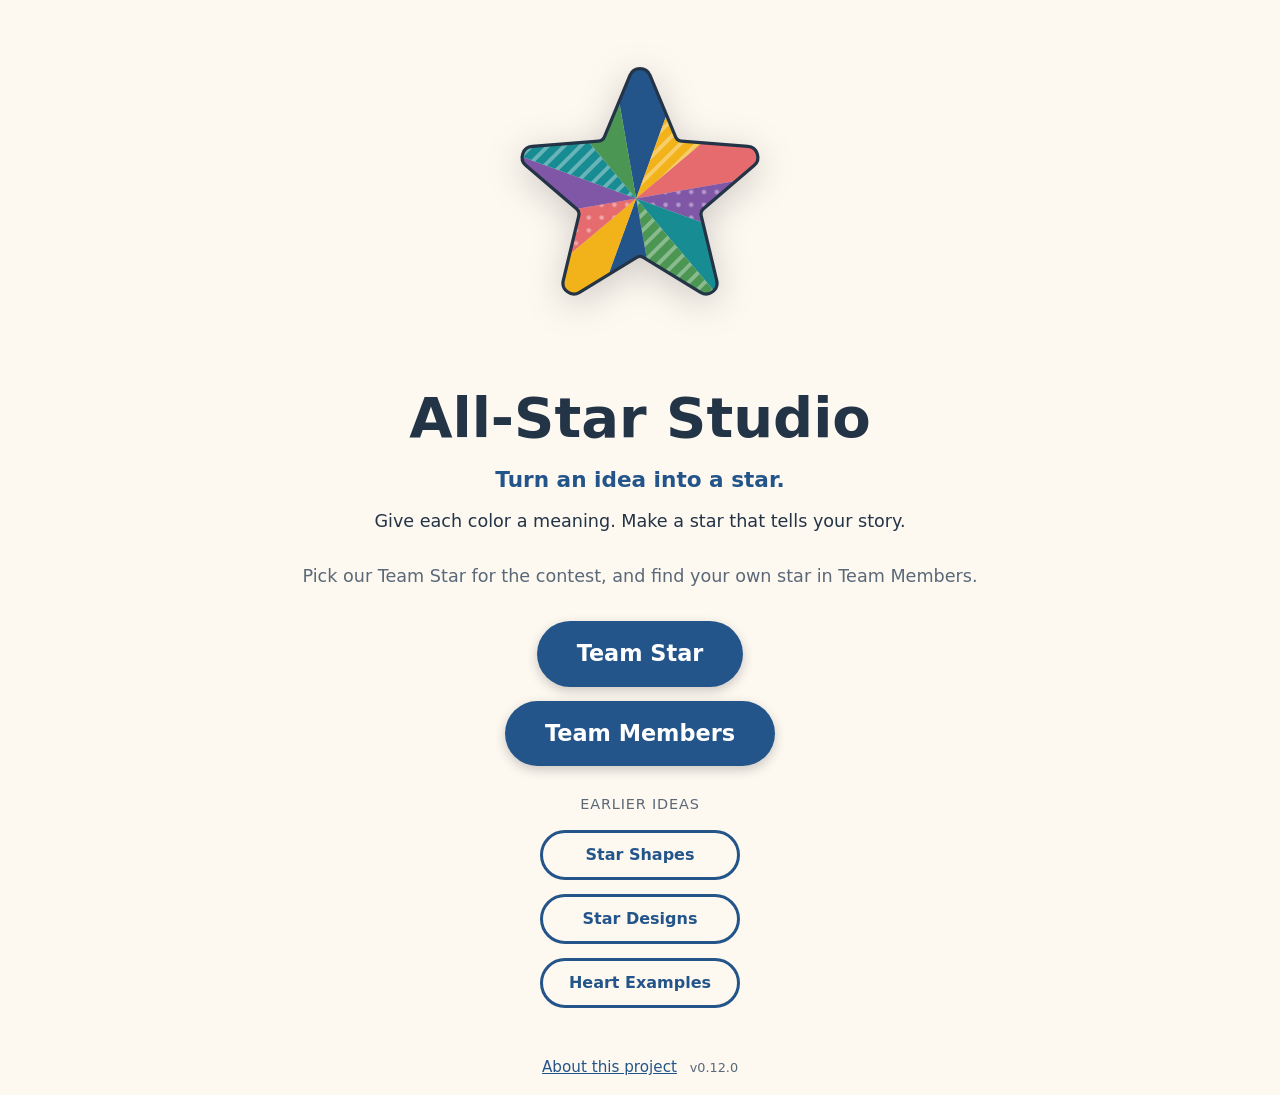
<file: index.html>
<!doctype html>
<html lang="en">
<head>
  <meta charset="utf-8">
  <meta name="viewport" content="width=device-width, initial-scale=1">
  <title>All-Star Studio</title>
  <meta name="description" content="Turn an idea into a star. Give each color a meaning. Make a star that tells your story.">
  <link rel="icon" href="./assets/star.svg" type="image/svg+xml">
  <link rel="stylesheet" href="./css/styles.css">
</head>
<body>
  <main class="welcome">
    <img class="star" src="./assets/star.svg" alt="A colorful five-point star" width="320" height="320">
    <h1>All-Star Studio</h1>
    <p class="tagline">Turn an idea into a star.</p>
    <p>Give each color a meaning. Make a star that tells your story.</p>
    <p class="soon">Pick our Team Star for the contest, and find your own star in Team Members.</p>
    <div class="home-actions">
      <a class="button" href="./team/">Team Star</a>
      <a class="button" href="./members/">Team Members</a>
      <p class="earlier">Earlier ideas</p>
      <a class="button button-outline button-small" href="./shapes/">Star Shapes</a>
      <a class="button button-outline button-small" href="./designs/">Star Designs</a>
      <a class="button button-outline button-small" href="./ideas/">Heart Examples</a>
    </div>
  </main>
  <footer><a href="./docs/">About this project</a> <span class="version" data-app-version></span></footer>
  <script type="module" src="./js/version.js"></script>
</body>
</html>
</file>
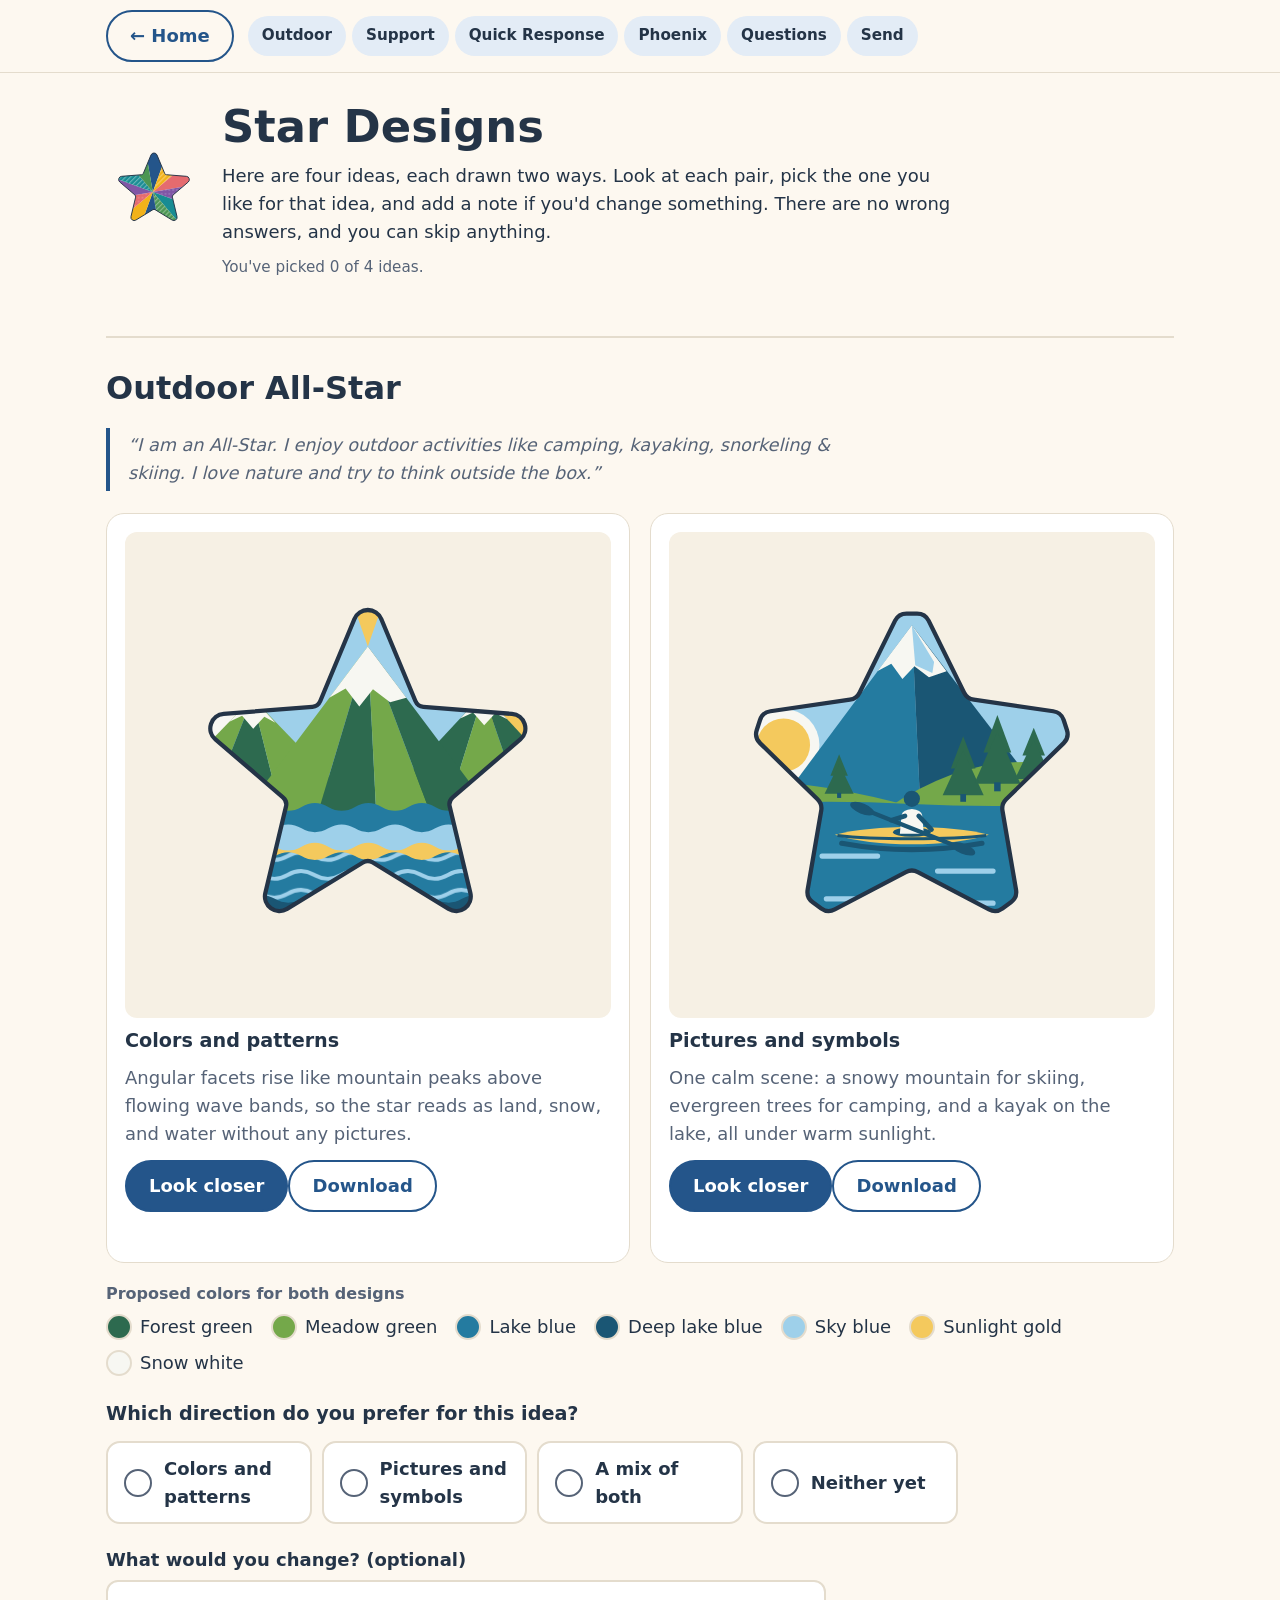
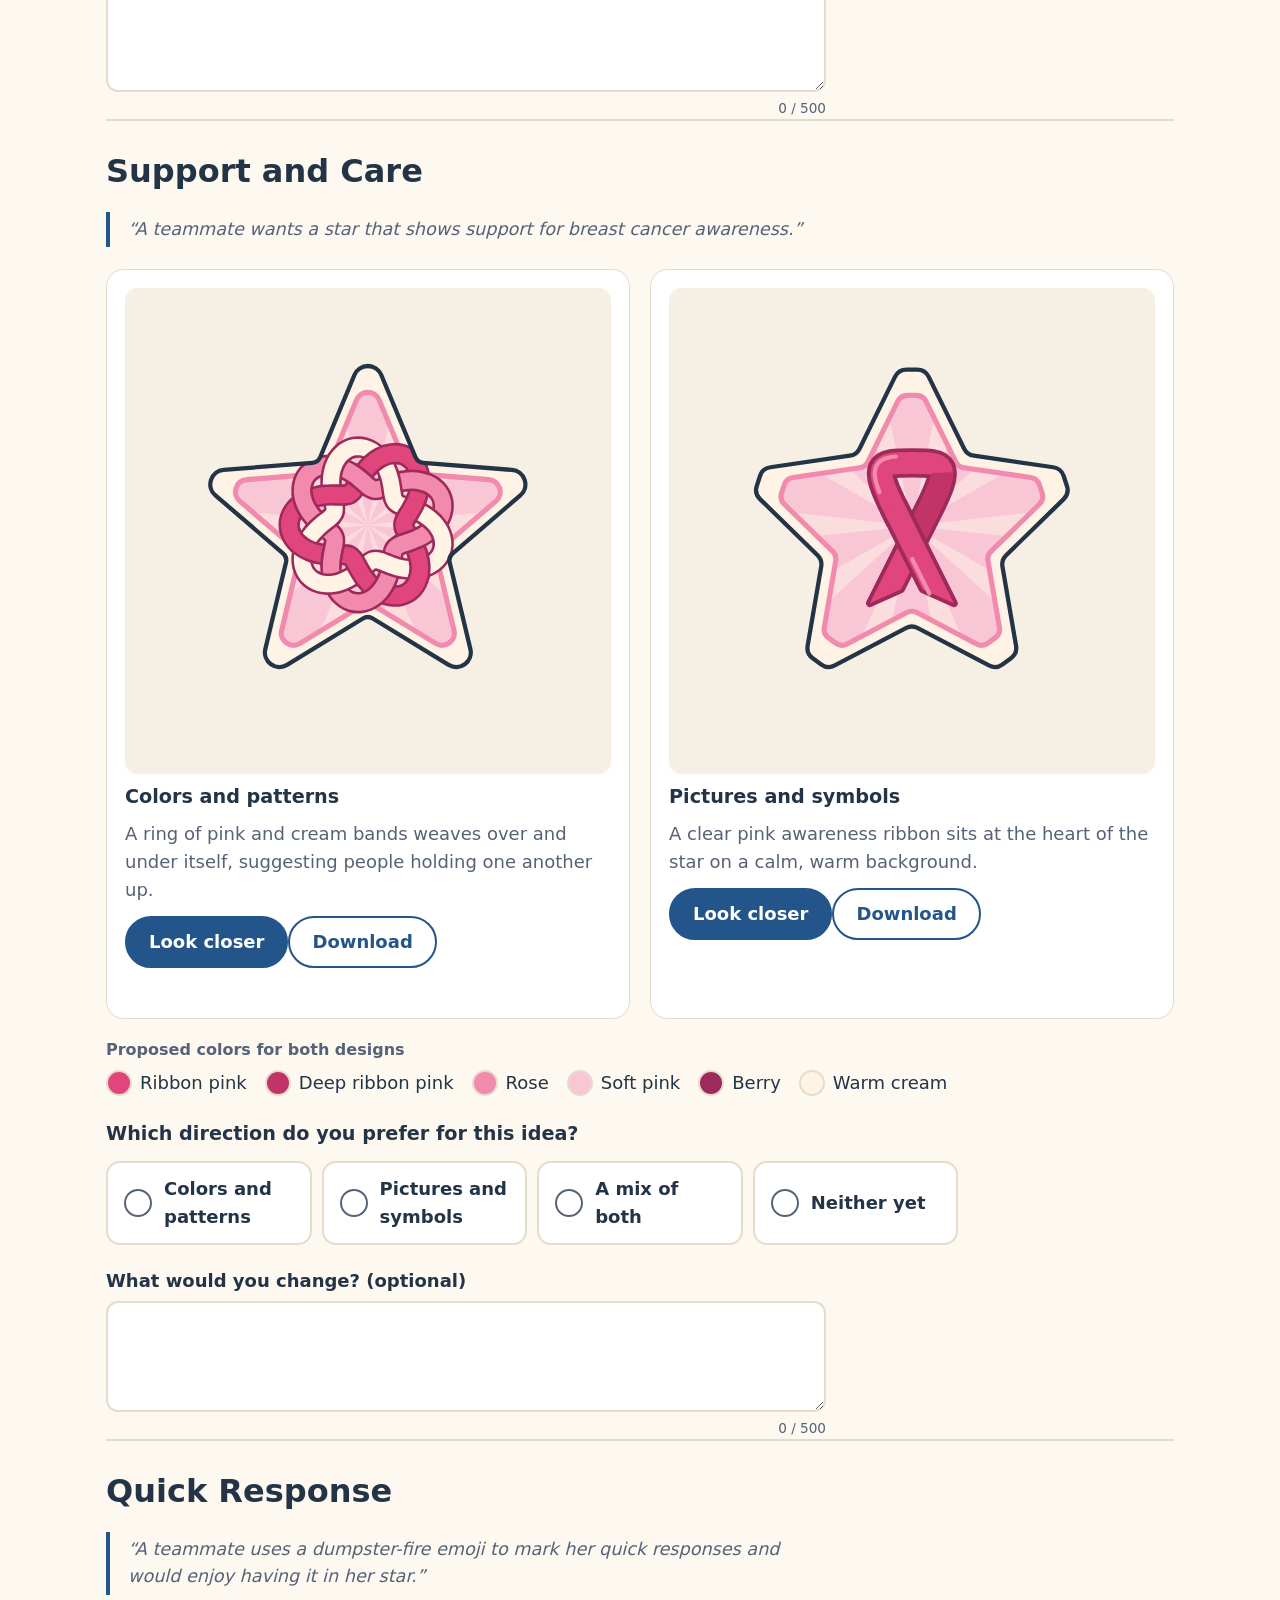
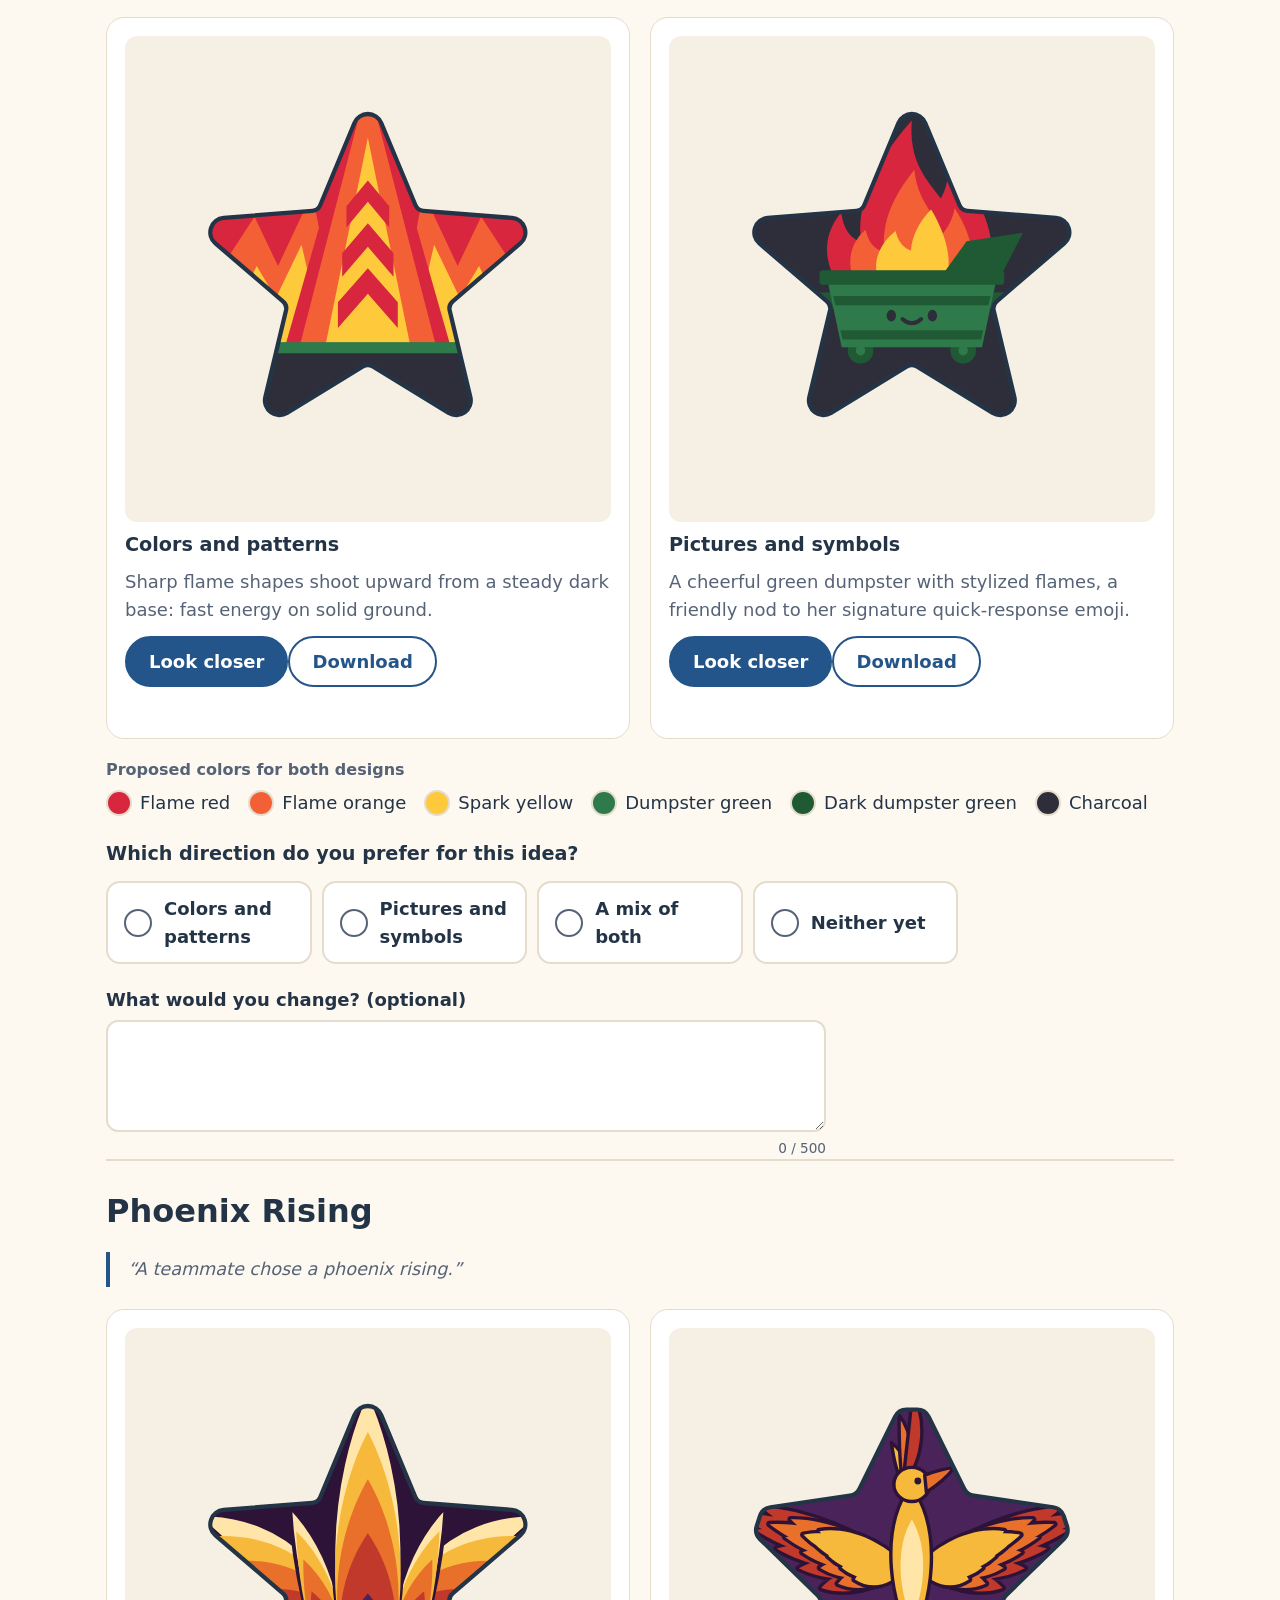
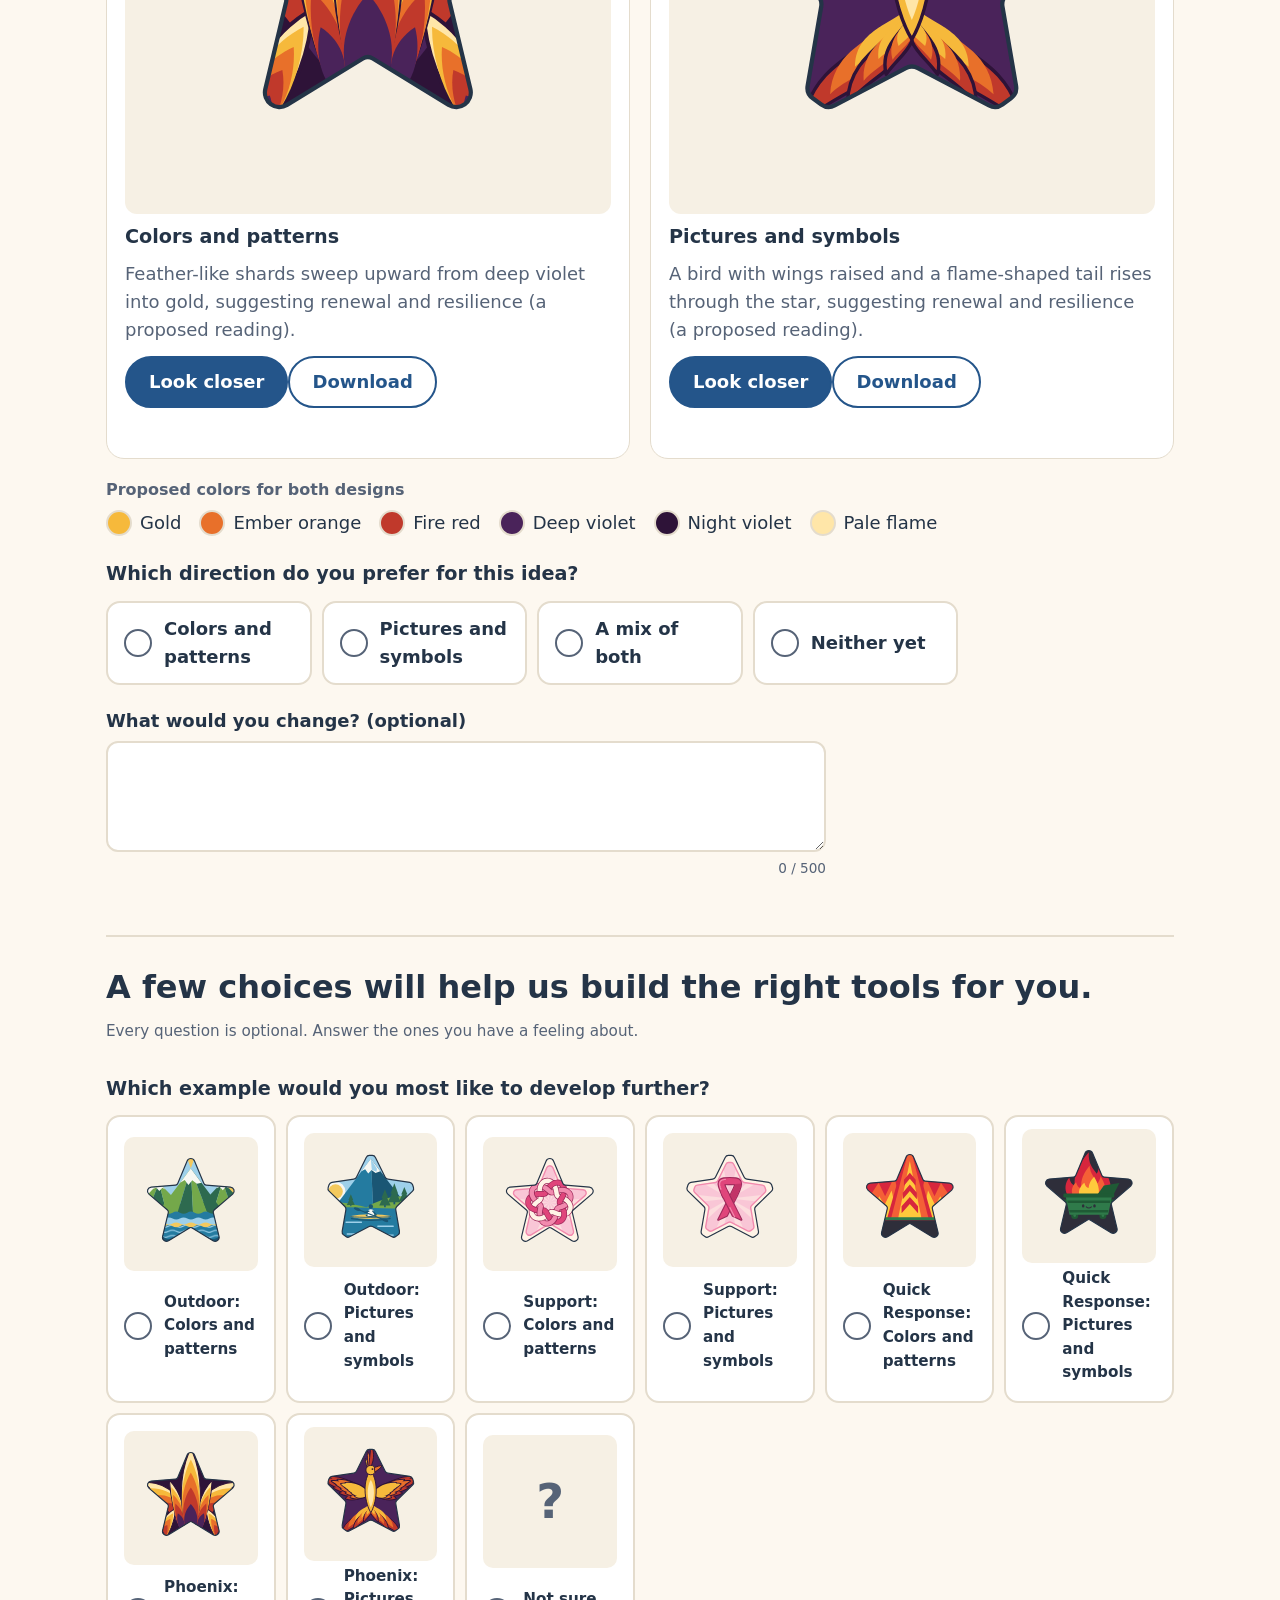
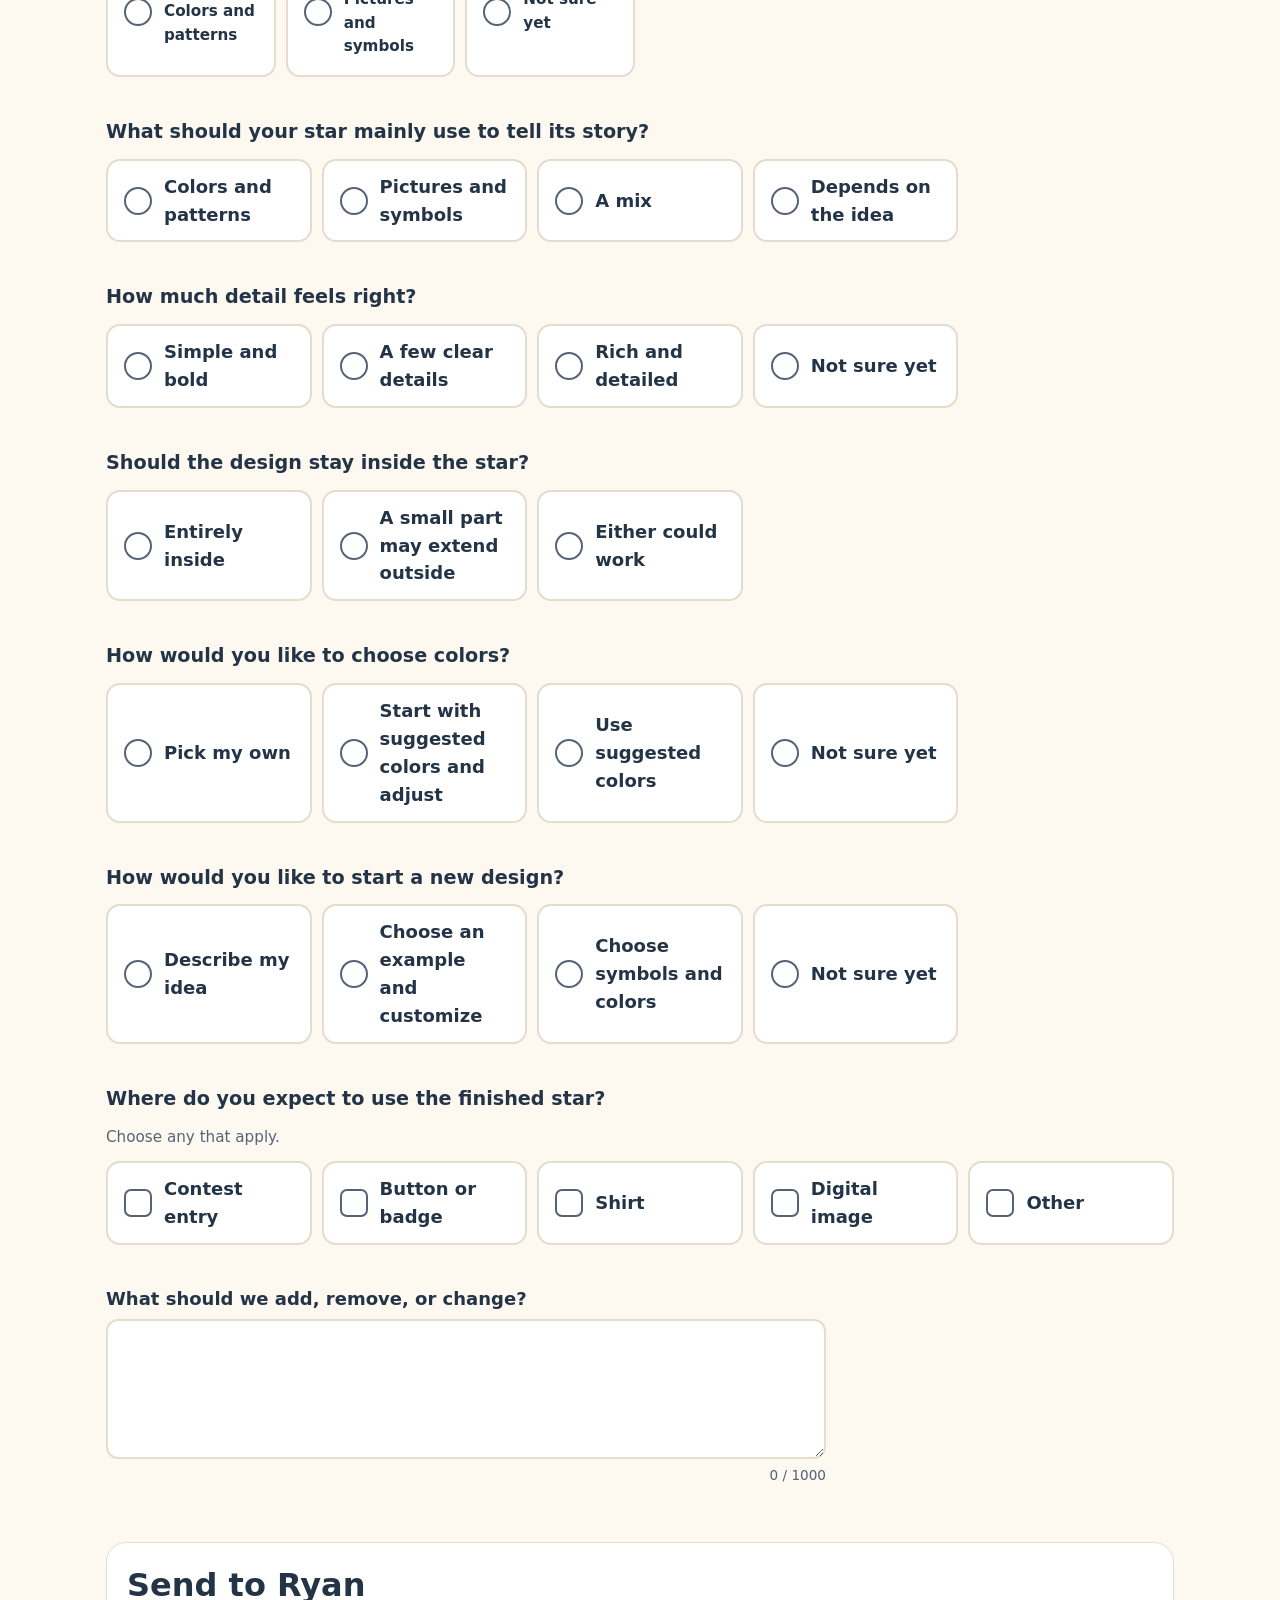
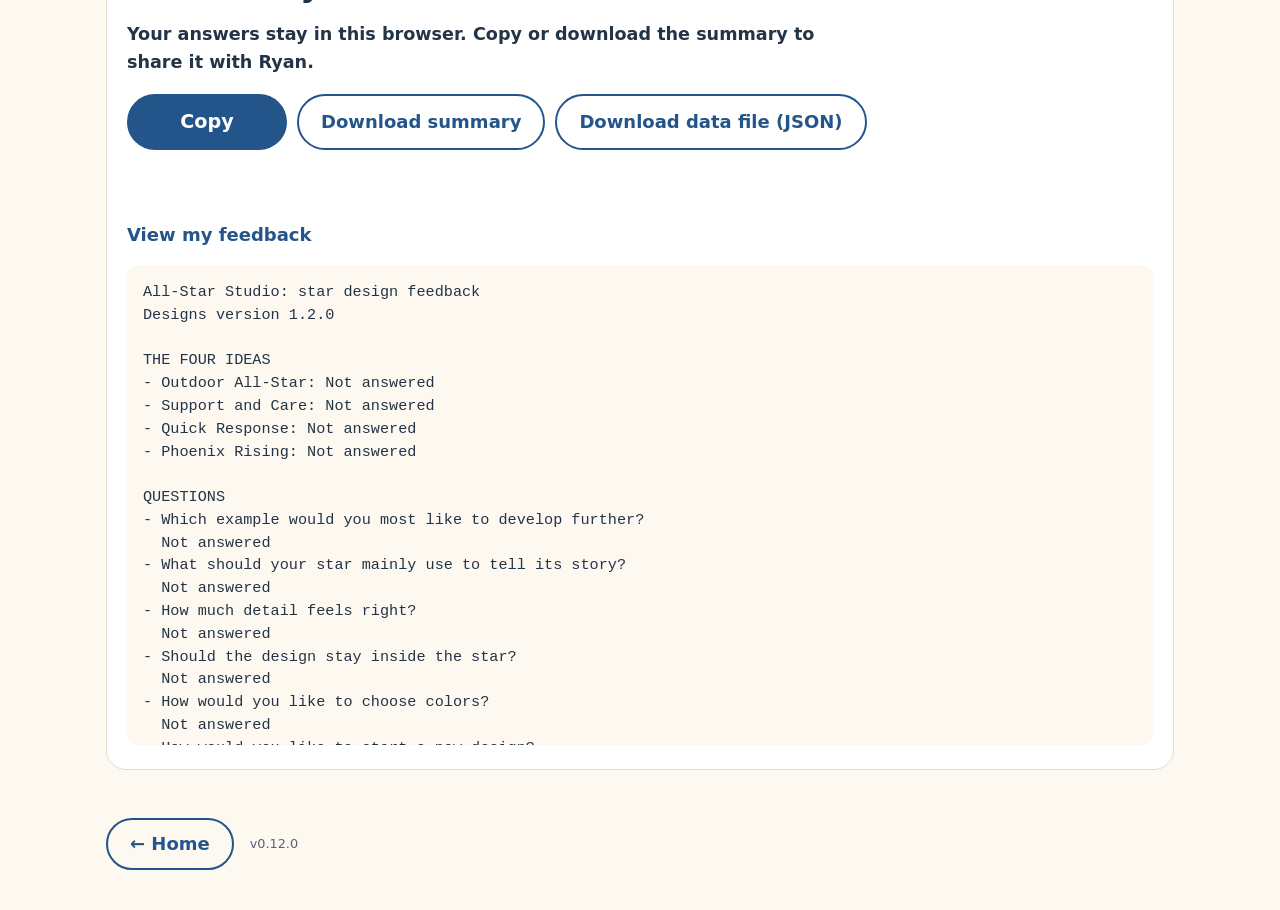
<file: designs/index.html>
<!doctype html>
<html lang="en">
<head>
  <meta charset="utf-8">
  <meta name="viewport" content="width=device-width, initial-scale=1">
  <title>Star Designs · All-Star Studio</title>
  <meta name="description" content="Explore four star ideas, each drawn two ways, and tell us what feels right.">
  <link rel="icon" href="../assets/star.svg" type="image/svg+xml">
  <link rel="stylesheet" href="../css/designs.css">
</head>
<body>
  <a class="skip" href="#themes">Skip to the designs</a>
  <header class="top">
    <div class="top-inner">
      <a class="btn btn-quiet home" href="../">← Home</a>
      <nav aria-label="Jump to">
        <ul class="jump">
          <li><a href="#outdoors">Outdoor</a></li>
          <li><a href="#support">Support</a></li>
          <li><a href="#quick-response">Quick Response</a></li>
          <li><a href="#phoenix">Phoenix</a></li>
          <li><a href="#questions">Questions</a></li>
          <li><a href="#send">Send</a></li>
        </ul>
      </nav>
    </div>
  </header>

  <main class="wrap">
    <section class="intro">
      <img src="../assets/star.svg" alt="" width="96" height="96">
      <div>
        <h1>Star Designs</h1>
        <p>Here are four ideas, each drawn two ways. Look at each pair, pick the one you like for that idea, and add a note if you'd change something. There are no wrong answers, and you can skip anything.</p>
        <p class="status-line"><span id="progress"></span> <span id="save-status" role="status"></span></p>
      </div>
    </section>

    <div id="version-banner" class="banner" hidden>
      <p><strong>The star designs changed since your last visit,</strong> so this is a fresh review. Your earlier answers are saved separately.</p>
      <div class="actions">
        <button type="button" class="btn" id="download-old">Download earlier answers</button>
        <button type="button" class="btn btn-quiet" id="start-fresh">Start fresh</button>
      </div>
      <p id="version-status" role="status"></p>
    </div>

    <noscript><p class="banner">This page needs JavaScript turned on to show the star designs.</p></noscript>

    <div id="themes"></div>

    <section id="questions" class="questions" aria-labelledby="questions-title">
      <h2 id="questions-title">A few choices will help us build the right tools for you.</h2>
      <p class="hint">Every question is optional. Answer the ones you have a feeling about.</p>
      <div id="question-list"></div>
    </section>

    <section id="send" class="send" aria-labelledby="send-title">
      <h2 id="send-title">Send to Ryan</h2>
      <p class="privacy">Your answers stay in this browser. Copy or download the summary to share it with Ryan.</p>
      <div class="actions send-actions">
        <button type="button" class="btn btn-big" id="share" hidden>Share</button>
        <button type="button" class="btn btn-big" id="copy">Copy</button>
        <button type="button" class="btn btn-quiet" id="download-text">Download summary</button>
        <button type="button" class="btn btn-quiet" id="download-json">Download data file (JSON)</button>
      </div>
      <p id="send-status" class="send-status" role="status" aria-live="polite"></p>
      <details id="view-feedback">
        <summary>View my feedback</summary>
        <pre id="summary" tabindex="0" aria-label="Feedback summary"></pre>
      </details>
    </section>
  </main>

  <footer class="foot">
    <a class="btn btn-quiet" href="../">← Home</a>
    <span class="version" data-app-version></span>
  </footer>

  <dialog id="closer" aria-labelledby="closer-title">
    <div class="dialog-head">
      <h2 id="closer-title"></h2>
      <button type="button" class="btn btn-quiet" id="closer-close" aria-label="Close">✕ Close</button>
    </div>
    <div id="closer-large" class="closer-large"></div>
    <div id="closer-small-wrap" class="closer-small-wrap" hidden>
      <div id="closer-small" class="closer-small"></div>
      <p class="hint">This is the same star at about 64 pixels, roughly badge size on a screen. It's a readability check, not a print proof.</p>
    </div>
    <label class="switch"><input type="checkbox" role="switch" id="badge-toggle"> Small badge preview</label>
    <div class="actions">
      <button type="button" class="btn" id="closer-download">Download this star</button>
    </div>
    <p id="closer-status" role="status"></p>
  </dialog>

  <script type="module" src="../js/designs/page.js"></script>
  <script type="module" src="../js/version.js"></script>
</body>
</html>
</file>
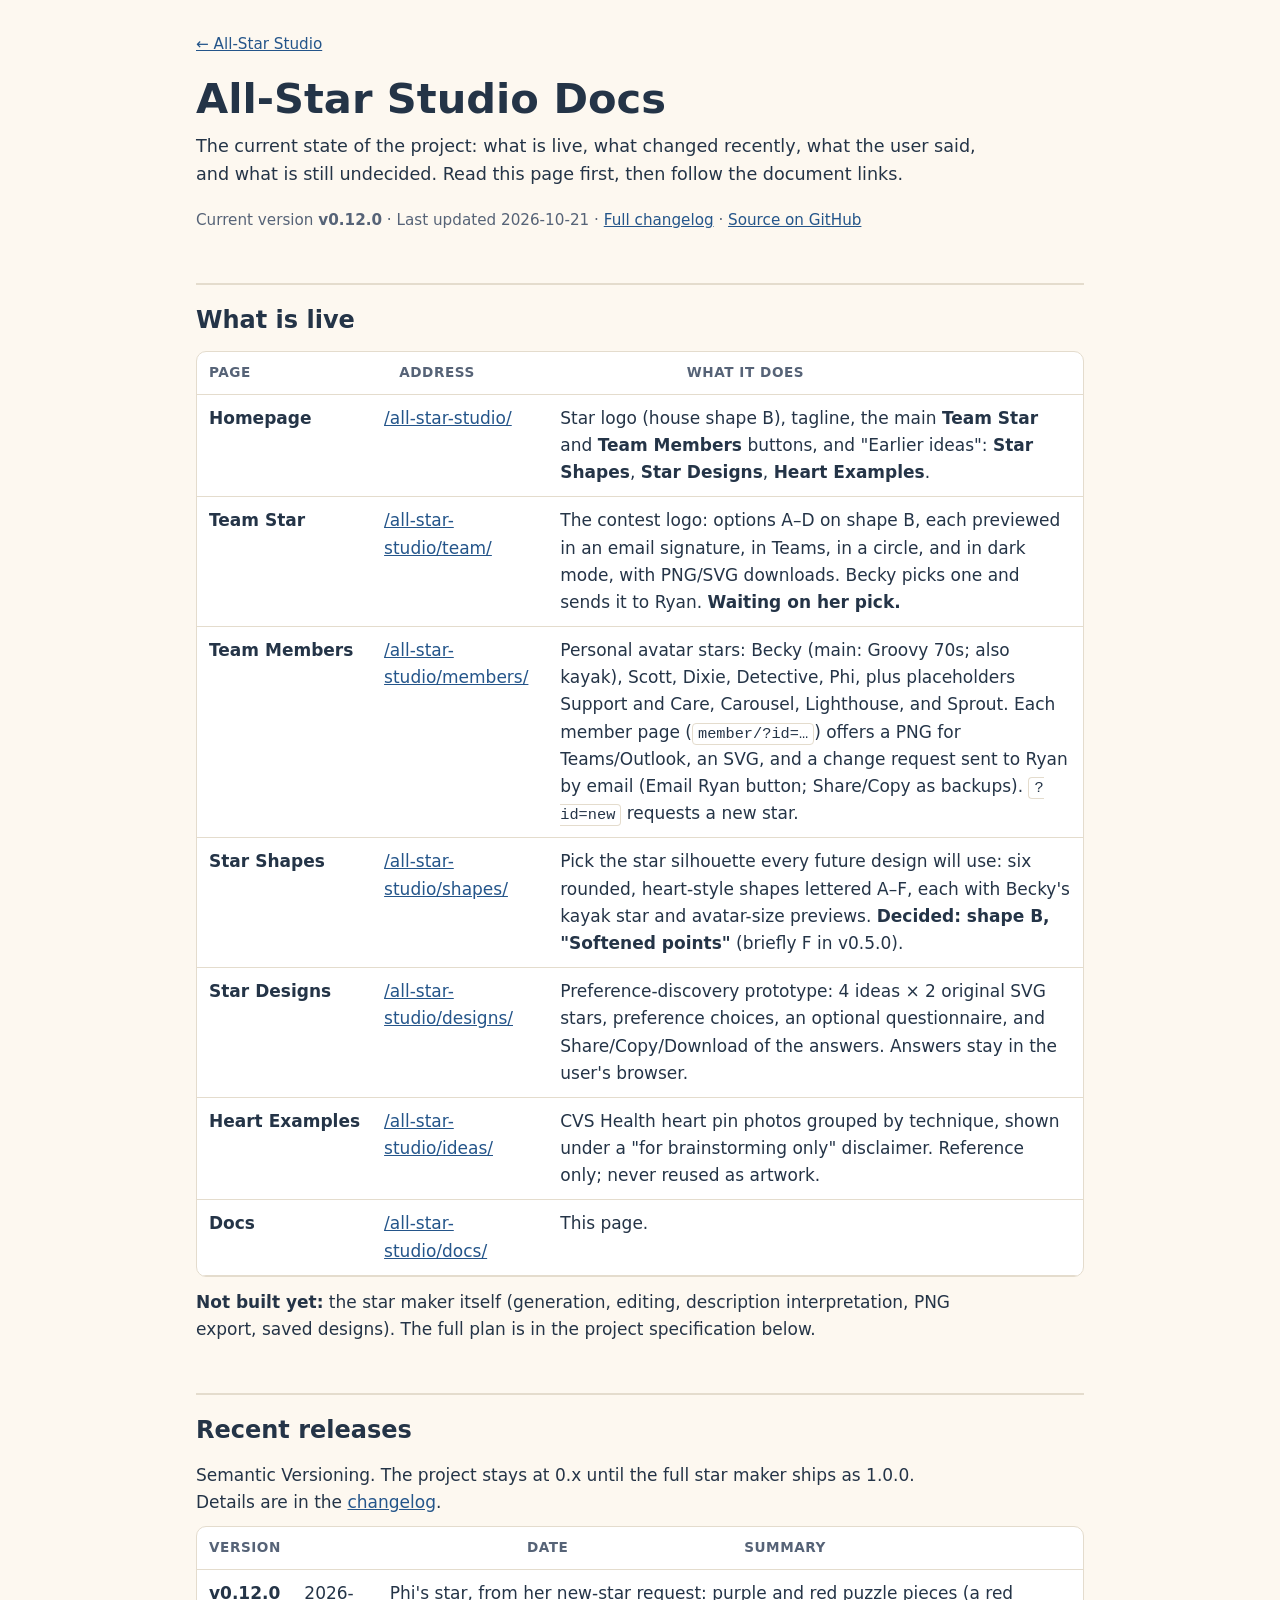
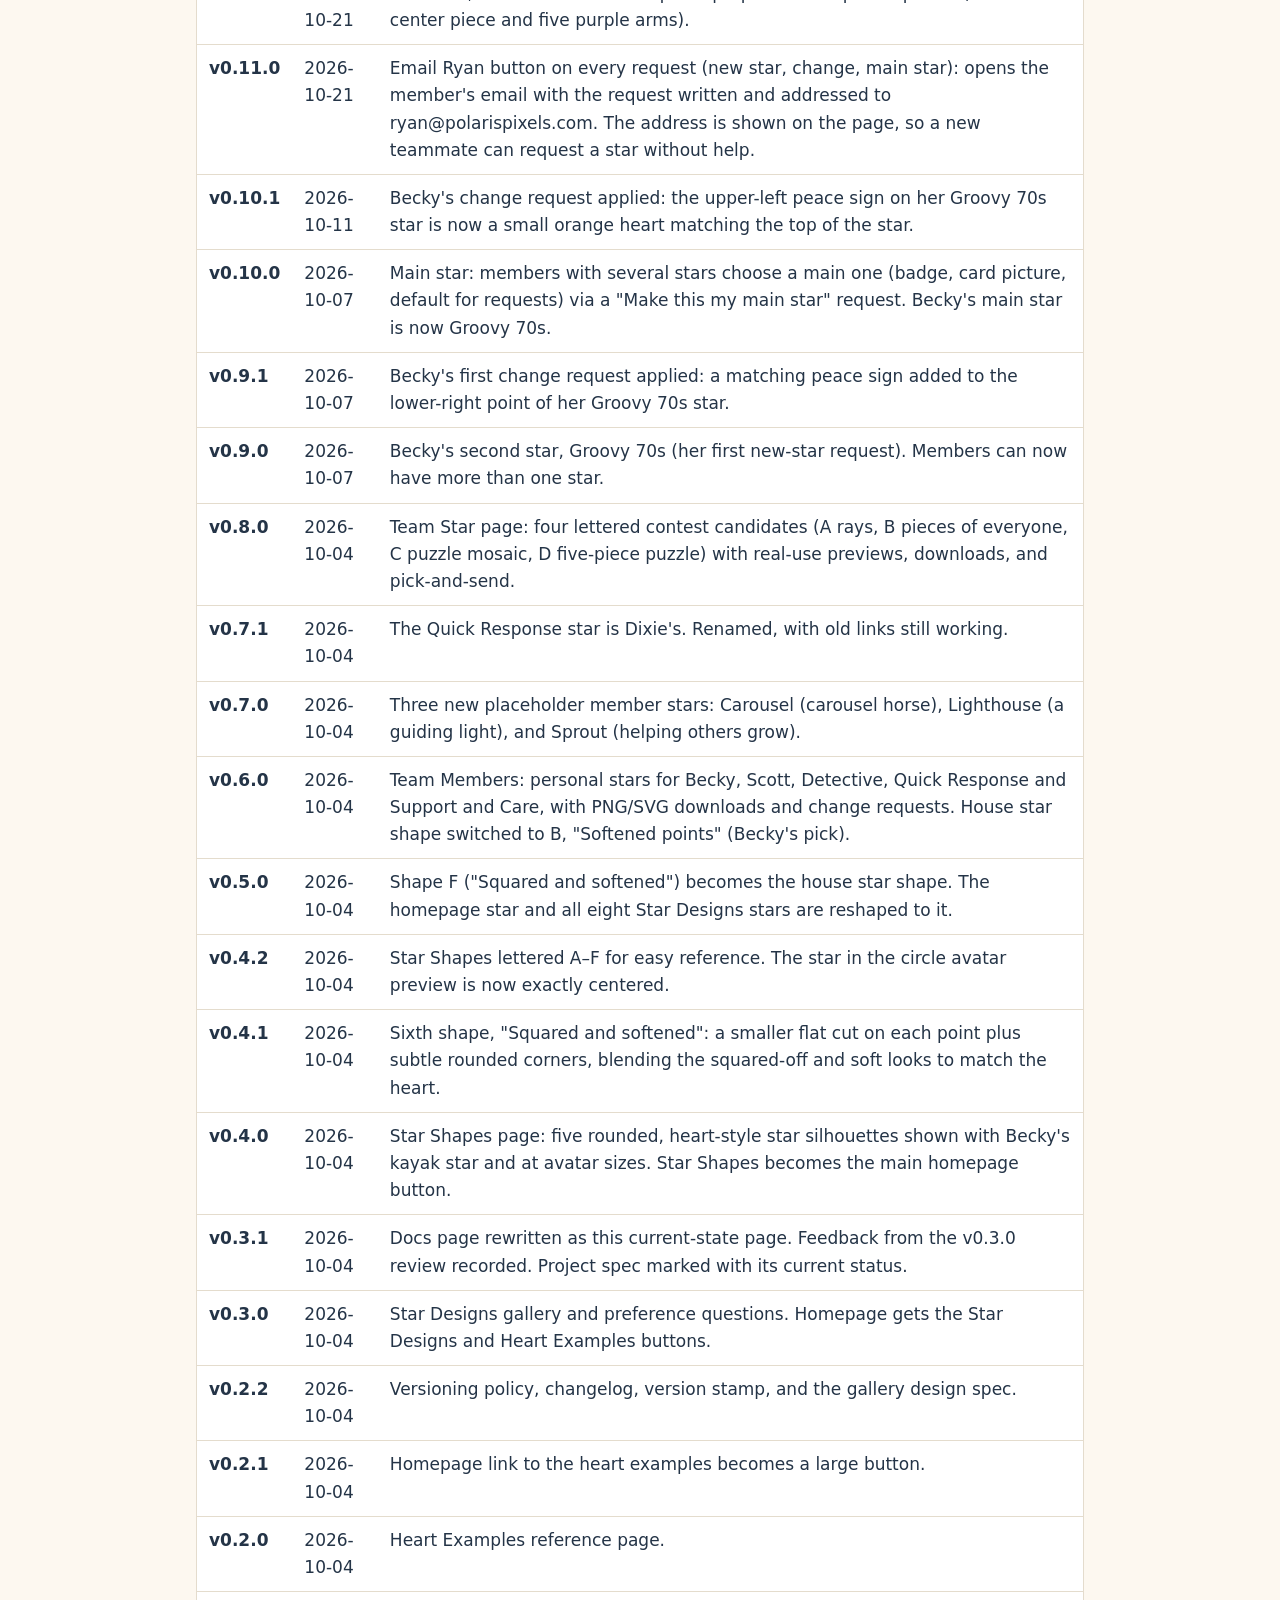
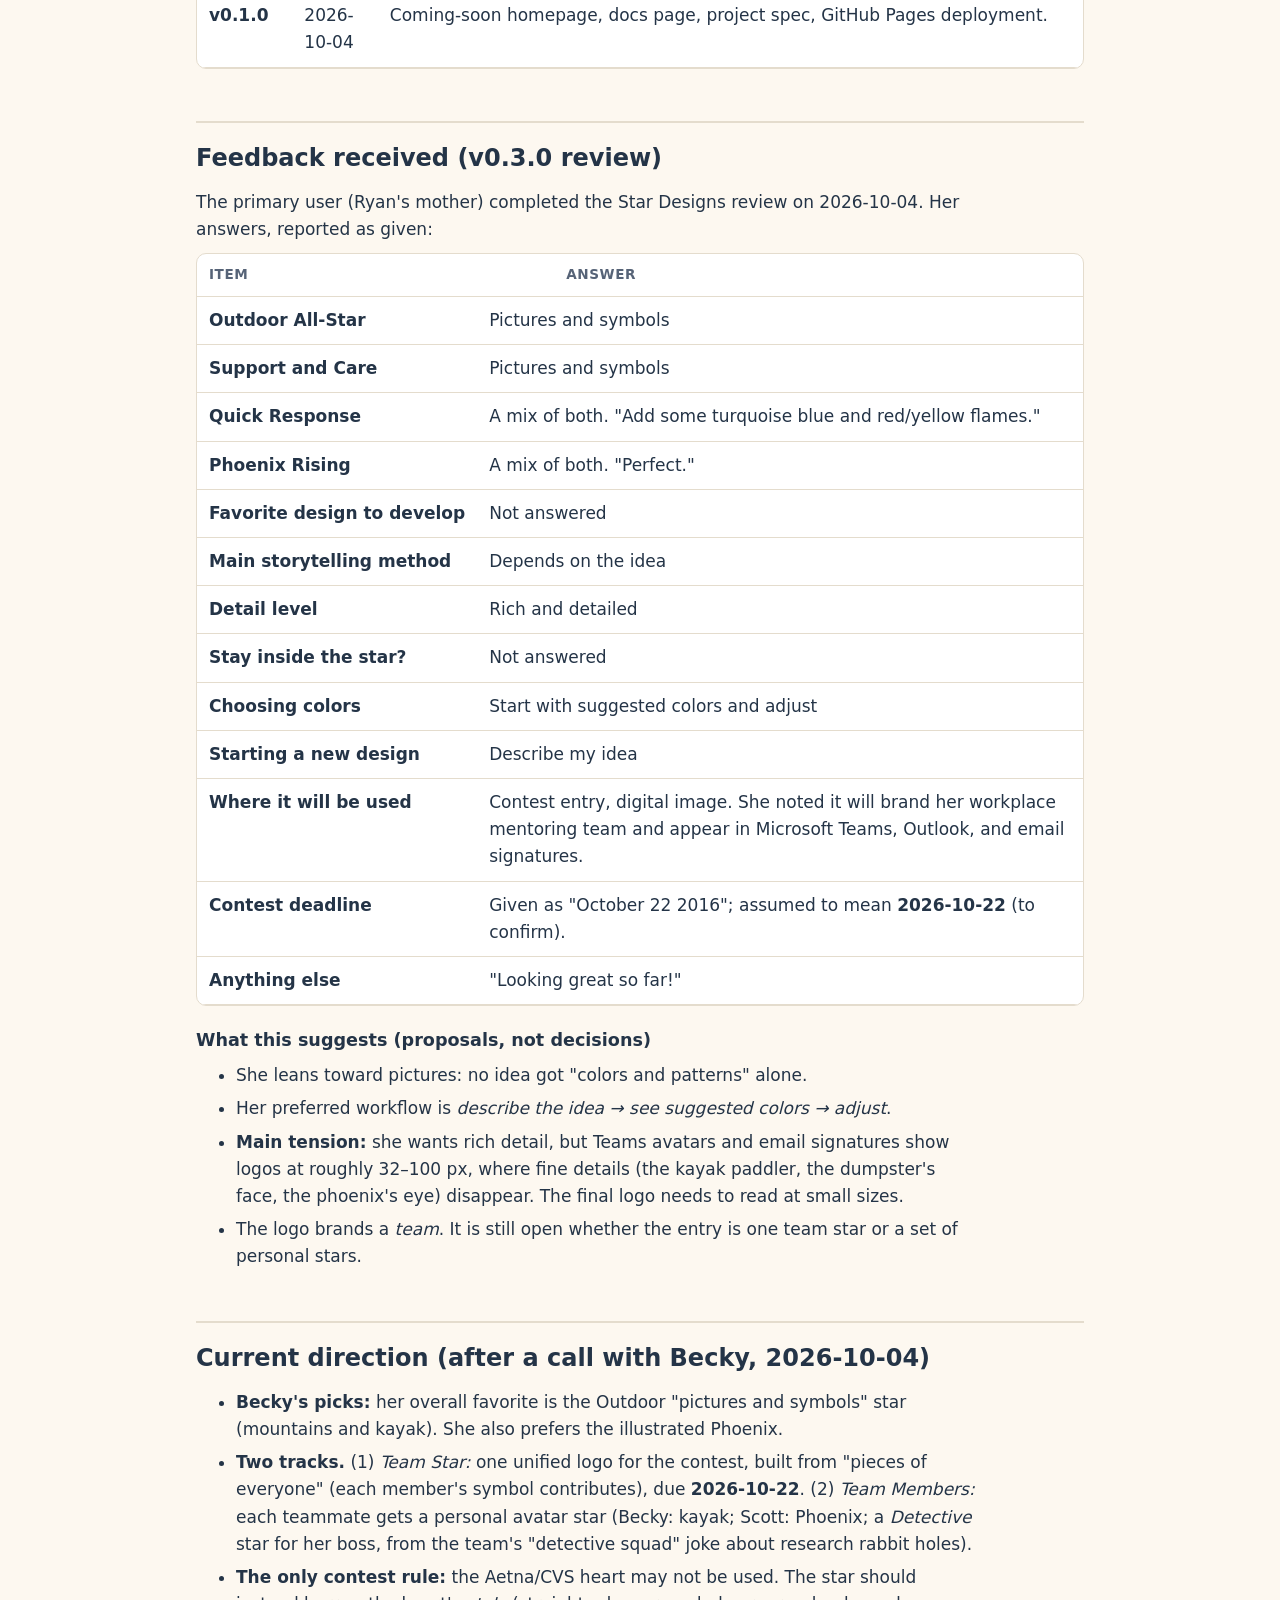
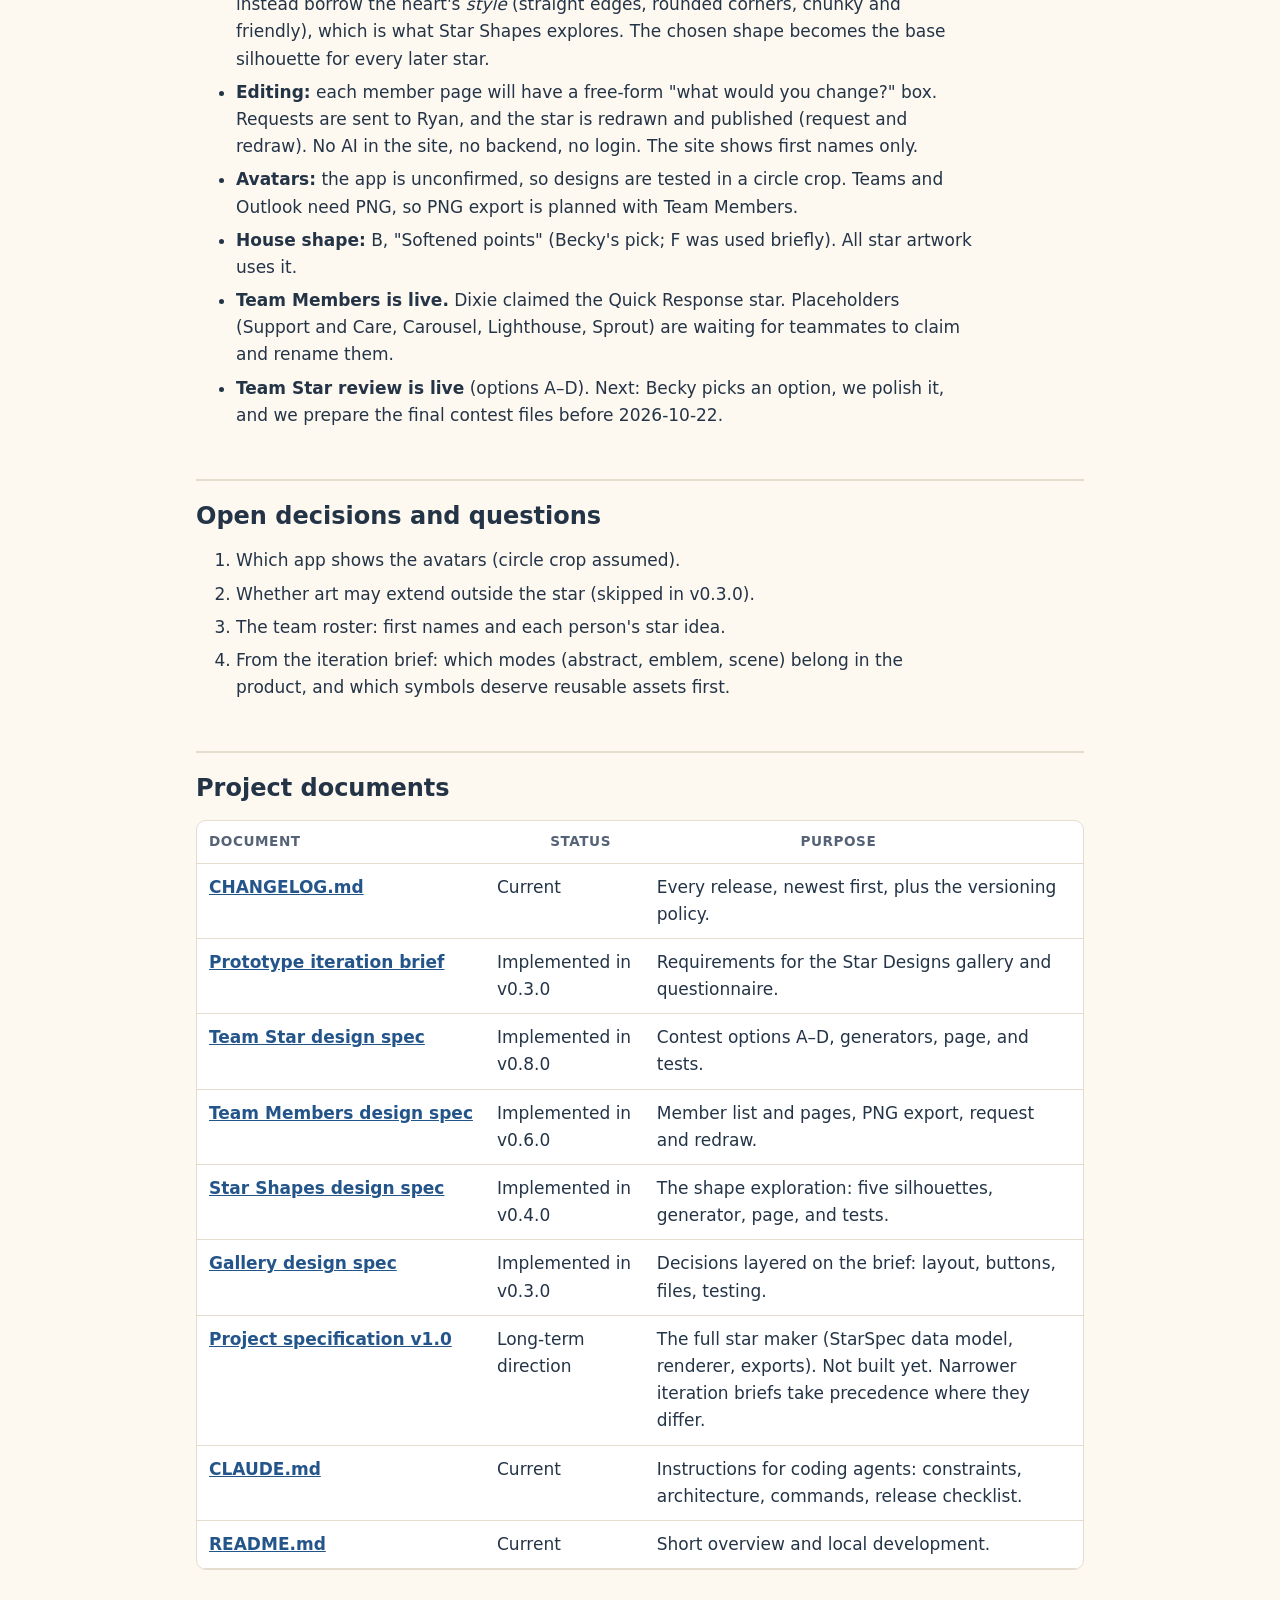
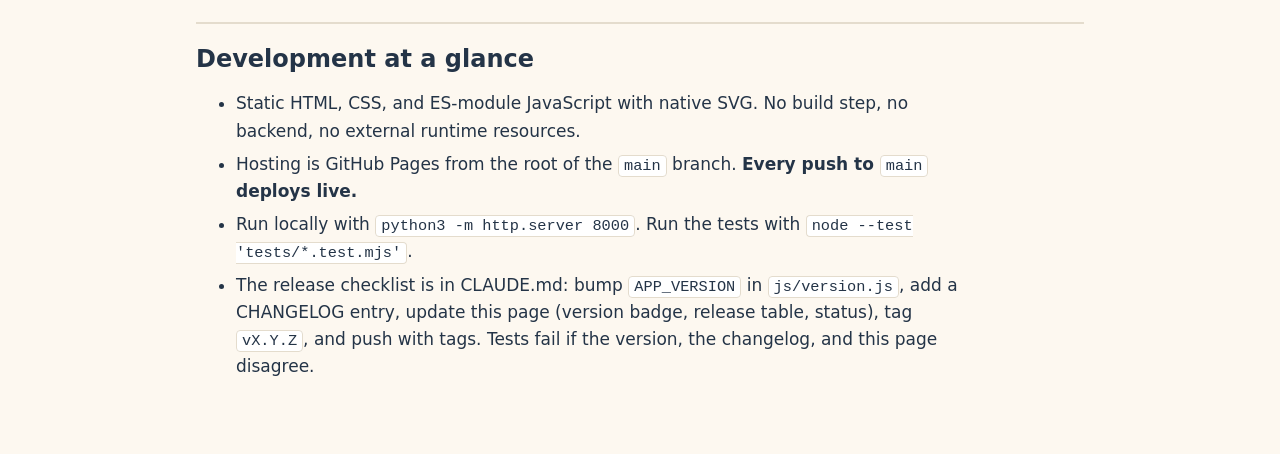
<file: docs/index.html>
<!doctype html>
<html lang="en">
<head>
  <meta charset="utf-8">
  <meta name="viewport" content="width=device-width, initial-scale=1">
  <title>All-Star Studio Docs</title>
  <meta name="description" content="Current state of All-Star Studio: what is live, recent releases, feedback received, open decisions, and links to every project document.">
  <link rel="icon" href="../assets/star.svg" type="image/svg+xml">
  <link rel="stylesheet" href="../css/docs.css">
</head>
<body>
  <main class="doc">
    <header>
      <p class="crumb"><a href="../">← All-Star Studio</a></p>
      <h1>All-Star Studio Docs</h1>
      <p class="lede">The current state of the project: what is live, what changed recently, what the user said, and what is still undecided. Read this page first, then follow the document links.</p>
      <p class="meta">Current version <strong data-docs-version>v0.12.0</strong> · Last updated 2026-10-21 · <a href="../CHANGELOG.md">Full changelog</a> · <a href="https://github.com/polarispixels/all-star-studio">Source on GitHub</a></p>
    </header>

    <section id="live">
      <h2>What is live</h2>
      <table>
        <thead><tr><th>Page</th><th>Address</th><th>What it does</th></tr></thead>
        <tbody>
          <tr><td>Homepage</td><td><a href="../">/all-star-studio/</a></td><td>Star logo (house shape B), tagline, the main <b>Team Star</b> and <b>Team Members</b> buttons, and "Earlier ideas": <b>Star Shapes</b>, <b>Star Designs</b>, <b>Heart Examples</b>.</td></tr>
          <tr><td>Team Star</td><td><a href="../team/">/all-star-studio/team/</a></td><td>The contest logo: options A–D on shape B, each previewed in an email signature, in Teams, in a circle, and in dark mode, with PNG/SVG downloads. Becky picks one and sends it to Ryan. <b>Waiting on her pick.</b></td></tr>
          <tr><td>Team Members</td><td><a href="../members/">/all-star-studio/members/</a></td><td>Personal avatar stars: Becky (main: Groovy 70s; also kayak), Scott, Dixie, Detective, Phi, plus placeholders Support and Care, Carousel, Lighthouse, and Sprout. Each member page (<code>member/?id=…</code>) offers a PNG for Teams/Outlook, an SVG, and a change request sent to Ryan by email (Email Ryan button; Share/Copy as backups). <code>?id=new</code> requests a new star.</td></tr>
          <tr><td>Star Shapes</td><td><a href="../shapes/">/all-star-studio/shapes/</a></td><td>Pick the star silhouette every future design will use: six rounded, heart-style shapes lettered A–F, each with Becky's kayak star and avatar-size previews. <b>Decided: shape B, "Softened points"</b> (briefly F in v0.5.0).</td></tr>
          <tr><td>Star Designs</td><td><a href="../designs/">/all-star-studio/designs/</a></td><td>Preference-discovery prototype: 4 ideas × 2 original SVG stars, preference choices, an optional questionnaire, and Share/Copy/Download of the answers. Answers stay in the user's browser.</td></tr>
          <tr><td>Heart Examples</td><td><a href="../ideas/">/all-star-studio/ideas/</a></td><td>CVS Health heart pin photos grouped by technique, shown under a "for brainstorming only" disclaimer. Reference only; never reused as artwork.</td></tr>
          <tr><td>Docs</td><td><a href="./">/all-star-studio/docs/</a></td><td>This page.</td></tr>
        </tbody>
      </table>
      <p><strong>Not built yet:</strong> the star maker itself (generation, editing, description interpretation, PNG export, saved designs). The full plan is in the project specification below.</p>
    </section>

    <section id="releases">
      <h2>Recent releases</h2>
      <p>Semantic Versioning. The project stays at 0.x until the full star maker ships as 1.0.0. Details are in the <a href="../CHANGELOG.md">changelog</a>.</p>
      <table>
        <thead><tr><th>Version</th><th>Date</th><th>Summary</th></tr></thead>
        <tbody>
          <tr><td>v0.12.0</td><td>2026-10-21</td><td>Phi's star, from her new-star request: purple and red puzzle pieces (a red center piece and five purple arms).</td></tr>
          <tr><td>v0.11.0</td><td>2026-10-21</td><td>Email Ryan button on every request (new star, change, main star): opens the member's email with the request written and addressed to ryan@polarispixels.com. The address is shown on the page, so a new teammate can request a star without help.</td></tr>
          <tr><td>v0.10.1</td><td>2026-10-11</td><td>Becky's change request applied: the upper-left peace sign on her Groovy 70s star is now a small orange heart matching the top of the star.</td></tr>
          <tr><td>v0.10.0</td><td>2026-10-07</td><td>Main star: members with several stars choose a main one (badge, card picture, default for requests) via a "Make this my main star" request. Becky's main star is now Groovy 70s.</td></tr>
          <tr><td>v0.9.1</td><td>2026-10-07</td><td>Becky's first change request applied: a matching peace sign added to the lower-right point of her Groovy 70s star.</td></tr>
          <tr><td>v0.9.0</td><td>2026-10-07</td><td>Becky's second star, Groovy 70s (her first new-star request). Members can now have more than one star.</td></tr>
          <tr><td>v0.8.0</td><td>2026-10-04</td><td>Team Star page: four lettered contest candidates (A rays, B pieces of everyone, C puzzle mosaic, D five-piece puzzle) with real-use previews, downloads, and pick-and-send.</td></tr>
          <tr><td>v0.7.1</td><td>2026-10-04</td><td>The Quick Response star is Dixie's. Renamed, with old links still working.</td></tr>
          <tr><td>v0.7.0</td><td>2026-10-04</td><td>Three new placeholder member stars: Carousel (carousel horse), Lighthouse (a guiding light), and Sprout (helping others grow).</td></tr>
          <tr><td>v0.6.0</td><td>2026-10-04</td><td>Team Members: personal stars for Becky, Scott, Detective, Quick Response and Support and Care, with PNG/SVG downloads and change requests. House star shape switched to B, "Softened points" (Becky's pick).</td></tr>
          <tr><td>v0.5.0</td><td>2026-10-04</td><td>Shape F ("Squared and softened") becomes the house star shape. The homepage star and all eight Star Designs stars are reshaped to it.</td></tr>
          <tr><td>v0.4.2</td><td>2026-10-04</td><td>Star Shapes lettered A–F for easy reference. The star in the circle avatar preview is now exactly centered.</td></tr>
          <tr><td>v0.4.1</td><td>2026-10-04</td><td>Sixth shape, "Squared and softened": a smaller flat cut on each point plus subtle rounded corners, blending the squared-off and soft looks to match the heart.</td></tr>
          <tr><td>v0.4.0</td><td>2026-10-04</td><td>Star Shapes page: five rounded, heart-style star silhouettes shown with Becky's kayak star and at avatar sizes. Star Shapes becomes the main homepage button.</td></tr>
          <tr><td>v0.3.1</td><td>2026-10-04</td><td>Docs page rewritten as this current-state page. Feedback from the v0.3.0 review recorded. Project spec marked with its current status.</td></tr>
          <tr><td>v0.3.0</td><td>2026-10-04</td><td>Star Designs gallery and preference questions. Homepage gets the Star Designs and Heart Examples buttons.</td></tr>
          <tr><td>v0.2.2</td><td>2026-10-04</td><td>Versioning policy, changelog, version stamp, and the gallery design spec.</td></tr>
          <tr><td>v0.2.1</td><td>2026-10-04</td><td>Homepage link to the heart examples becomes a large button.</td></tr>
          <tr><td>v0.2.0</td><td>2026-10-04</td><td>Heart Examples reference page.</td></tr>
          <tr><td>v0.1.0</td><td>2026-10-04</td><td>Coming-soon homepage, docs page, project spec, GitHub Pages deployment.</td></tr>
        </tbody>
      </table>
    </section>

    <section id="feedback">
      <h2>Feedback received (v0.3.0 review)</h2>
      <p>The primary user (Ryan's mother) completed the Star Designs review on 2026-10-04. Her answers, reported as given:</p>
      <table>
        <thead><tr><th>Item</th><th>Answer</th></tr></thead>
        <tbody>
          <tr><td>Outdoor All-Star</td><td>Pictures and symbols</td></tr>
          <tr><td>Support and Care</td><td>Pictures and symbols</td></tr>
          <tr><td>Quick Response</td><td>A mix of both. "Add some turquoise blue and red/yellow flames."</td></tr>
          <tr><td>Phoenix Rising</td><td>A mix of both. "Perfect."</td></tr>
          <tr><td>Favorite design to develop</td><td>Not answered</td></tr>
          <tr><td>Main storytelling method</td><td>Depends on the idea</td></tr>
          <tr><td>Detail level</td><td>Rich and detailed</td></tr>
          <tr><td>Stay inside the star?</td><td>Not answered</td></tr>
          <tr><td>Choosing colors</td><td>Start with suggested colors and adjust</td></tr>
          <tr><td>Starting a new design</td><td>Describe my idea</td></tr>
          <tr><td>Where it will be used</td><td>Contest entry, digital image. She noted it will brand her workplace mentoring team and appear in Microsoft Teams, Outlook, and email signatures.</td></tr>
          <tr><td>Contest deadline</td><td>Given as "October 22 2016"; assumed to mean <strong>2026-10-22</strong> (to confirm).</td></tr>
          <tr><td>Anything else</td><td>"Looking great so far!"</td></tr>
        </tbody>
      </table>
      <h3>What this suggests (proposals, not decisions)</h3>
      <ul>
        <li>She leans toward pictures: no idea got "colors and patterns" alone.</li>
        <li>Her preferred workflow is <em>describe the idea → see suggested colors → adjust</em>.</li>
        <li><strong>Main tension:</strong> she wants rich detail, but Teams avatars and email signatures show logos at roughly 32–100 px, where fine details (the kayak paddler, the dumpster's face, the phoenix's eye) disappear. The final logo needs to read at small sizes.</li>
        <li>The logo brands a <em>team</em>. It is still open whether the entry is one team star or a set of personal stars.</li>
      </ul>
    </section>

    <section id="direction">
      <h2>Current direction (after a call with Becky, 2026-10-04)</h2>
      <ul>
        <li><strong>Becky's picks:</strong> her overall favorite is the Outdoor "pictures and symbols" star (mountains and kayak). She also prefers the illustrated Phoenix.</li>
        <li><strong>Two tracks.</strong> (1) <em>Team Star:</em> one unified logo for the contest, built from "pieces of everyone" (each member's symbol contributes), due <strong>2026-10-22</strong>. (2) <em>Team Members:</em> each teammate gets a personal avatar star (Becky: kayak; Scott: Phoenix; a <em>Detective</em> star for her boss, from the team's "detective squad" joke about research rabbit holes).</li>
        <li><strong>The only contest rule:</strong> the Aetna/CVS heart may not be used. The star should instead borrow the heart's <em>style</em> (straight edges, rounded corners, chunky and friendly), which is what Star Shapes explores. The chosen shape becomes the base silhouette for every later star.</li>
        <li><strong>Editing:</strong> each member page will have a free-form "what would you change?" box. Requests are sent to Ryan, and the star is redrawn and published (request and redraw). No AI in the site, no backend, no login. The site shows first names only.</li>
        <li><strong>Avatars:</strong> the app is unconfirmed, so designs are tested in a circle crop. Teams and Outlook need PNG, so PNG export is planned with Team Members.</li>
        <li><strong>House shape:</strong> B, "Softened points" (Becky's pick; F was used briefly). All star artwork uses it.</li>
        <li><strong>Team Members is live.</strong> Dixie claimed the Quick Response star. Placeholders (Support and Care, Carousel, Lighthouse, Sprout) are waiting for teammates to claim and rename them.</li>
        <li><strong>Team Star review is live</strong> (options A–D). Next: Becky picks an option, we polish it, and we prepare the final contest files before 2026-10-22.</li>
      </ul>
    </section>

    <section id="open">
      <h2>Open decisions and questions</h2>
      <ol>
        <li>Which app shows the avatars (circle crop assumed).</li>
        <li>Whether art may extend outside the star (skipped in v0.3.0).</li>
        <li>The team roster: first names and each person's star idea.</li>
        <li>From the iteration brief: which modes (abstract, emblem, scene) belong in the product, and which symbols deserve reusable assets first.</li>
      </ol>
    </section>

    <section id="documents">
      <h2>Project documents</h2>
      <table>
        <thead><tr><th>Document</th><th>Status</th><th>Purpose</th></tr></thead>
        <tbody>
          <tr><td><a href="../CHANGELOG.md">CHANGELOG.md</a></td><td>Current</td><td>Every release, newest first, plus the versioning policy.</td></tr>
          <tr><td><a href="./prototype-iteration-brief.md">Prototype iteration brief</a></td><td>Implemented in v0.3.0</td><td>Requirements for the Star Designs gallery and questionnaire.</td></tr>
          <tr><td><a href="./superpowers/specs/2026-10-04-team-star-design.md">Team Star design spec</a></td><td>Implemented in v0.8.0</td><td>Contest options A–D, generators, page, and tests.</td></tr>
          <tr><td><a href="./superpowers/specs/2026-10-04-team-members-design.md">Team Members design spec</a></td><td>Implemented in v0.6.0</td><td>Member list and pages, PNG export, request and redraw.</td></tr>
          <tr><td><a href="./superpowers/specs/2026-10-04-star-shapes-design.md">Star Shapes design spec</a></td><td>Implemented in v0.4.0</td><td>The shape exploration: five silhouettes, generator, page, and tests.</td></tr>
          <tr><td><a href="./superpowers/specs/2026-10-04-star-designs-gallery-design.md">Gallery design spec</a></td><td>Implemented in v0.3.0</td><td>Decisions layered on the brief: layout, buttons, files, testing.</td></tr>
          <tr><td><a href="./project-spec.md">Project specification v1.0</a></td><td>Long-term direction</td><td>The full star maker (StarSpec data model, renderer, exports). Not built yet. Narrower iteration briefs take precedence where they differ.</td></tr>
          <tr><td><a href="https://github.com/polarispixels/all-star-studio/blob/main/CLAUDE.md">CLAUDE.md</a></td><td>Current</td><td>Instructions for coding agents: constraints, architecture, commands, release checklist.</td></tr>
          <tr><td><a href="https://github.com/polarispixels/all-star-studio/blob/main/README.md">README.md</a></td><td>Current</td><td>Short overview and local development.</td></tr>
        </tbody>
      </table>
    </section>

    <section id="dev">
      <h2>Development at a glance</h2>
      <ul>
        <li>Static HTML, CSS, and ES-module JavaScript with native SVG. No build step, no backend, no external runtime resources.</li>
        <li>Hosting is GitHub Pages from the root of the <code>main</code> branch. <strong>Every push to <code>main</code> deploys live.</strong></li>
        <li>Run locally with <code>python3 -m http.server 8000</code>. Run the tests with <code>node --test 'tests/*.test.mjs'</code>.</li>
        <li>The release checklist is in CLAUDE.md: bump <code>APP_VERSION</code> in <code>js/version.js</code>, add a CHANGELOG entry, update this page (version badge, release table, status), tag <code>vX.Y.Z</code>, and push with tags. Tests fail if the version, the changelog, and this page disagree.</li>
      </ul>
    </section>
  </main>
</body>
</html>
</file>
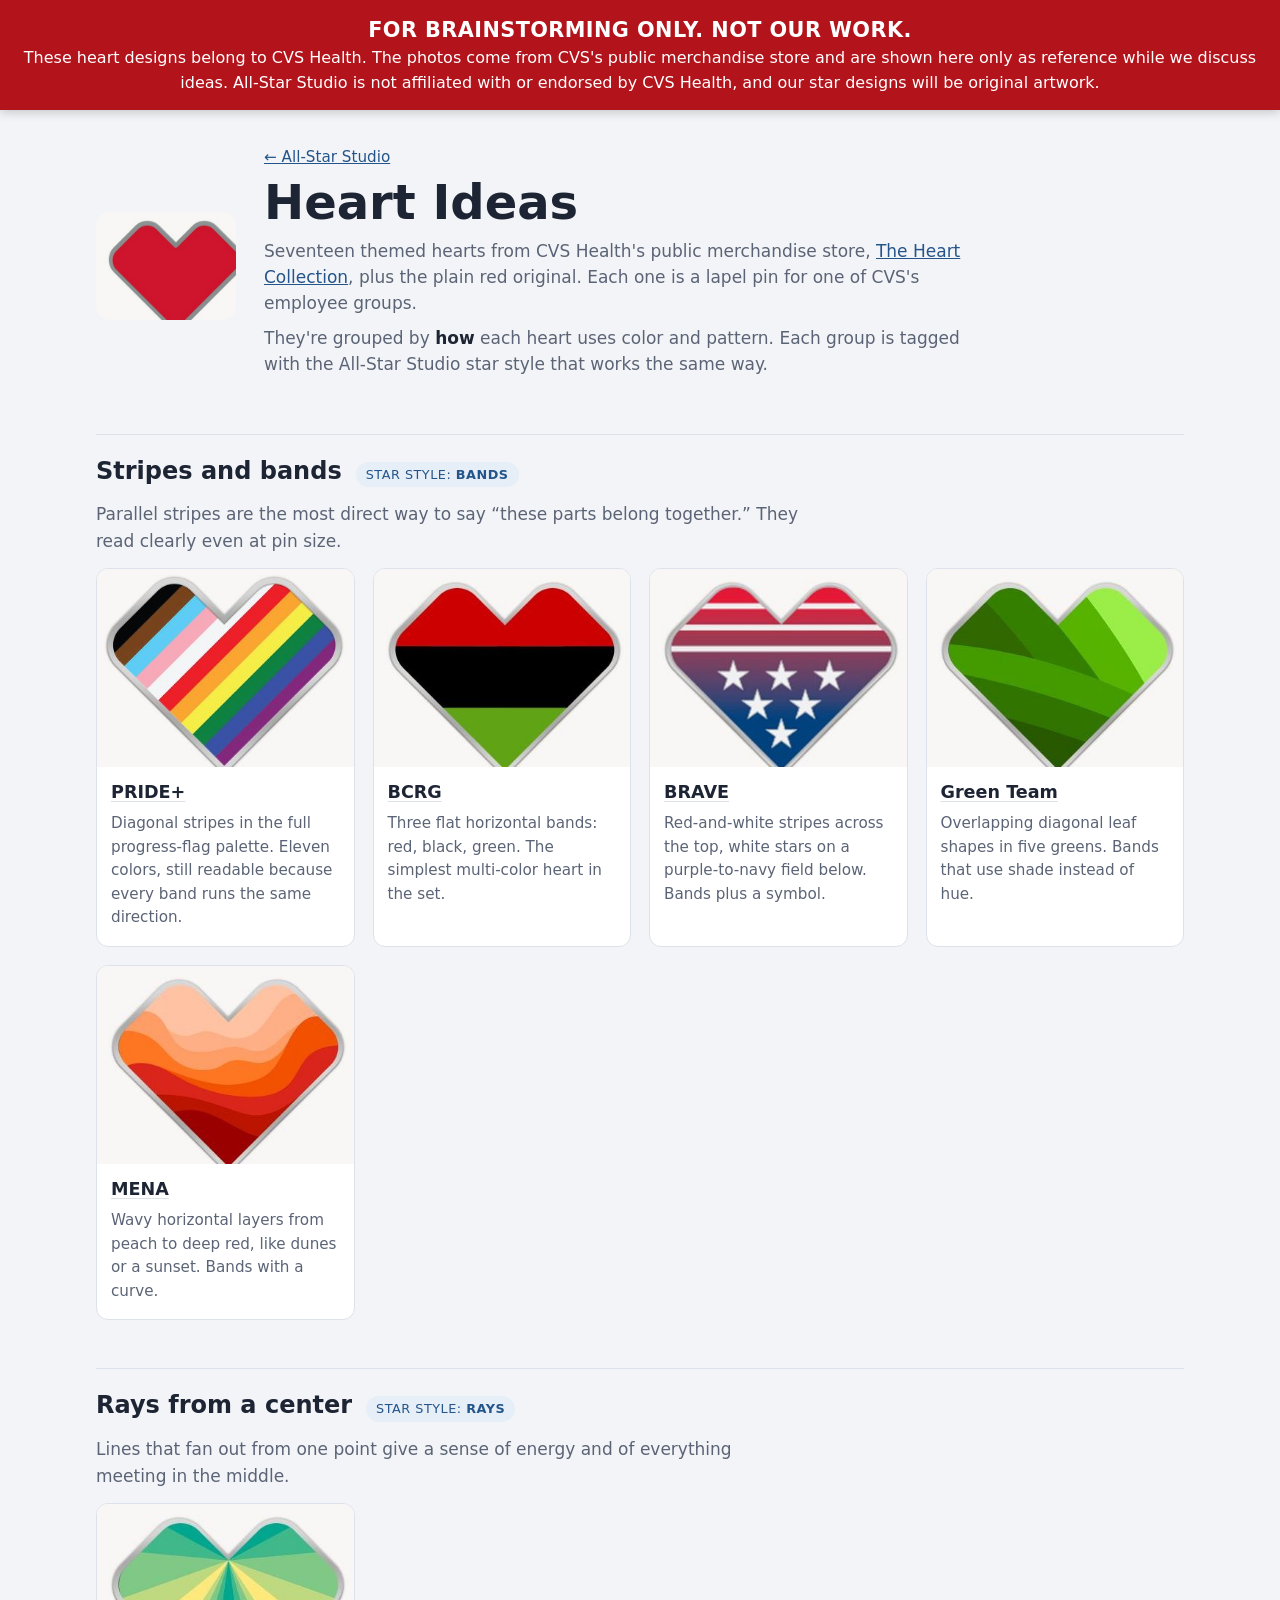
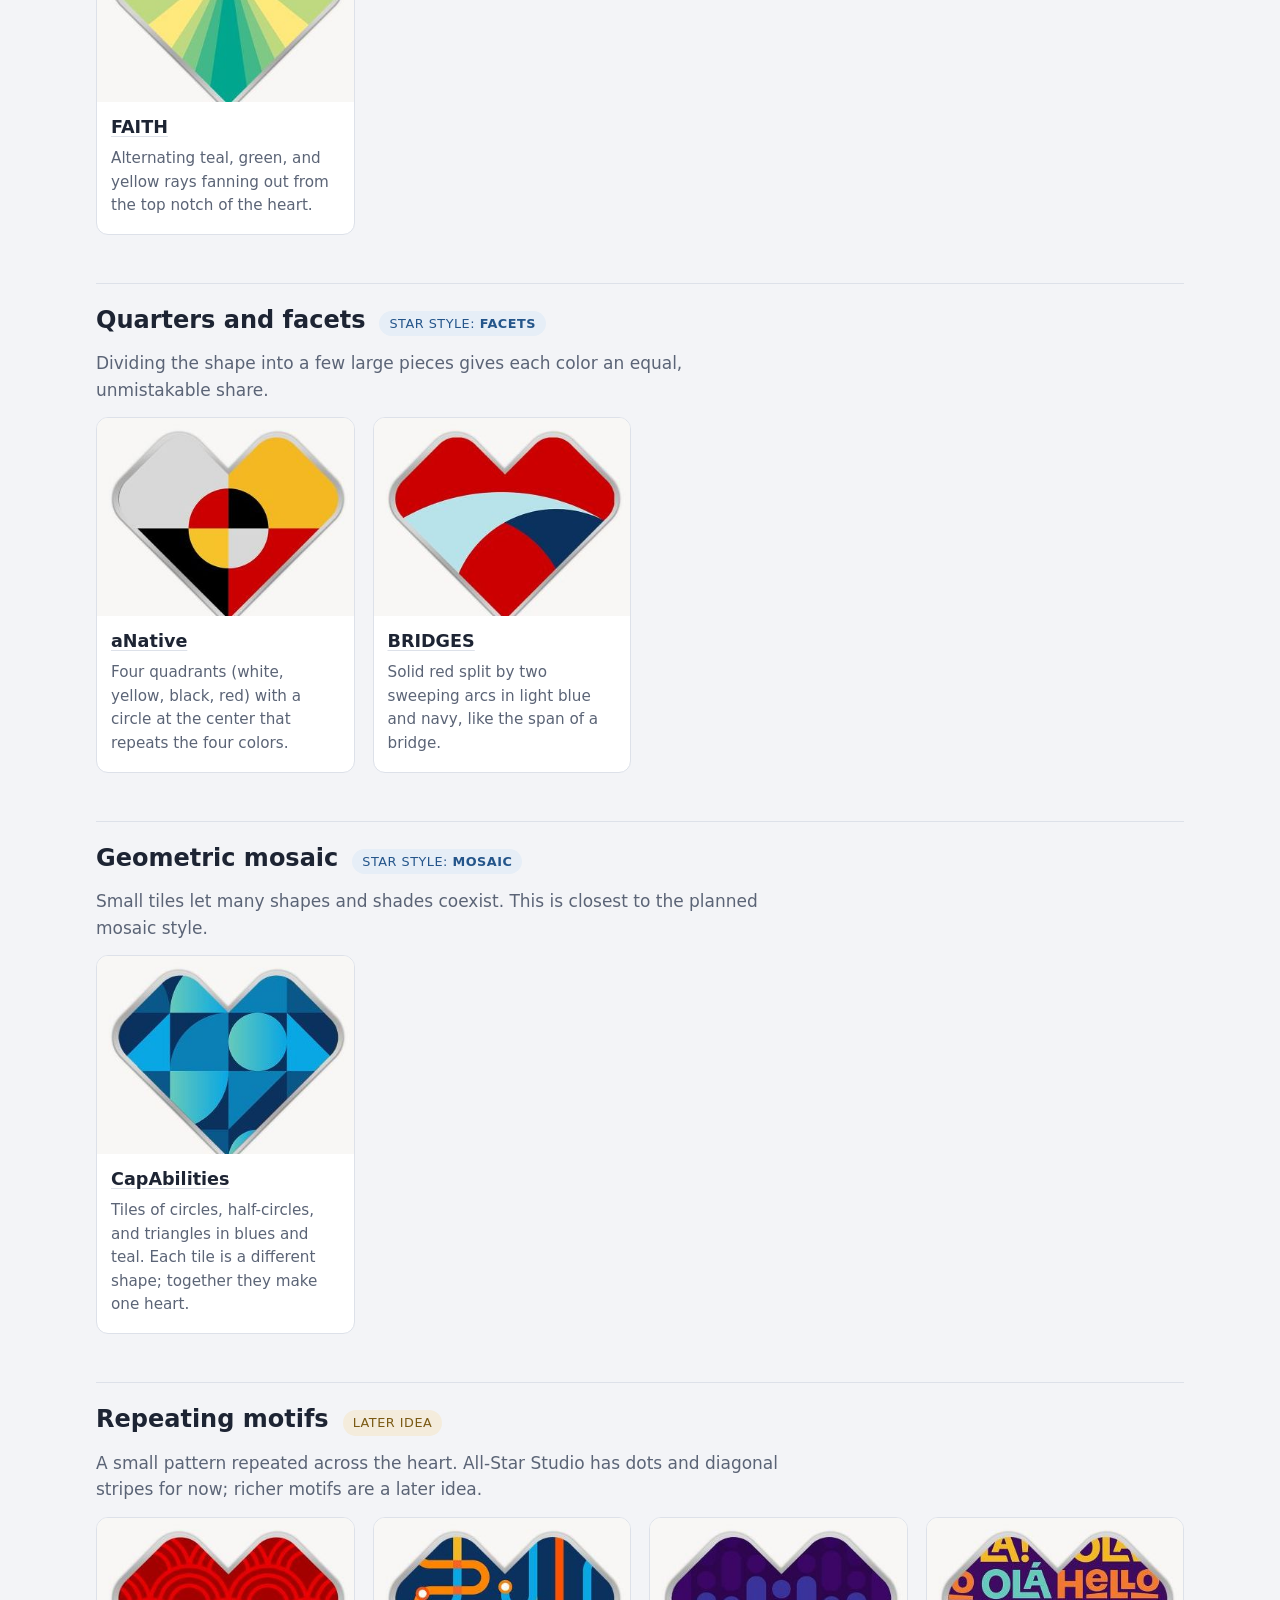
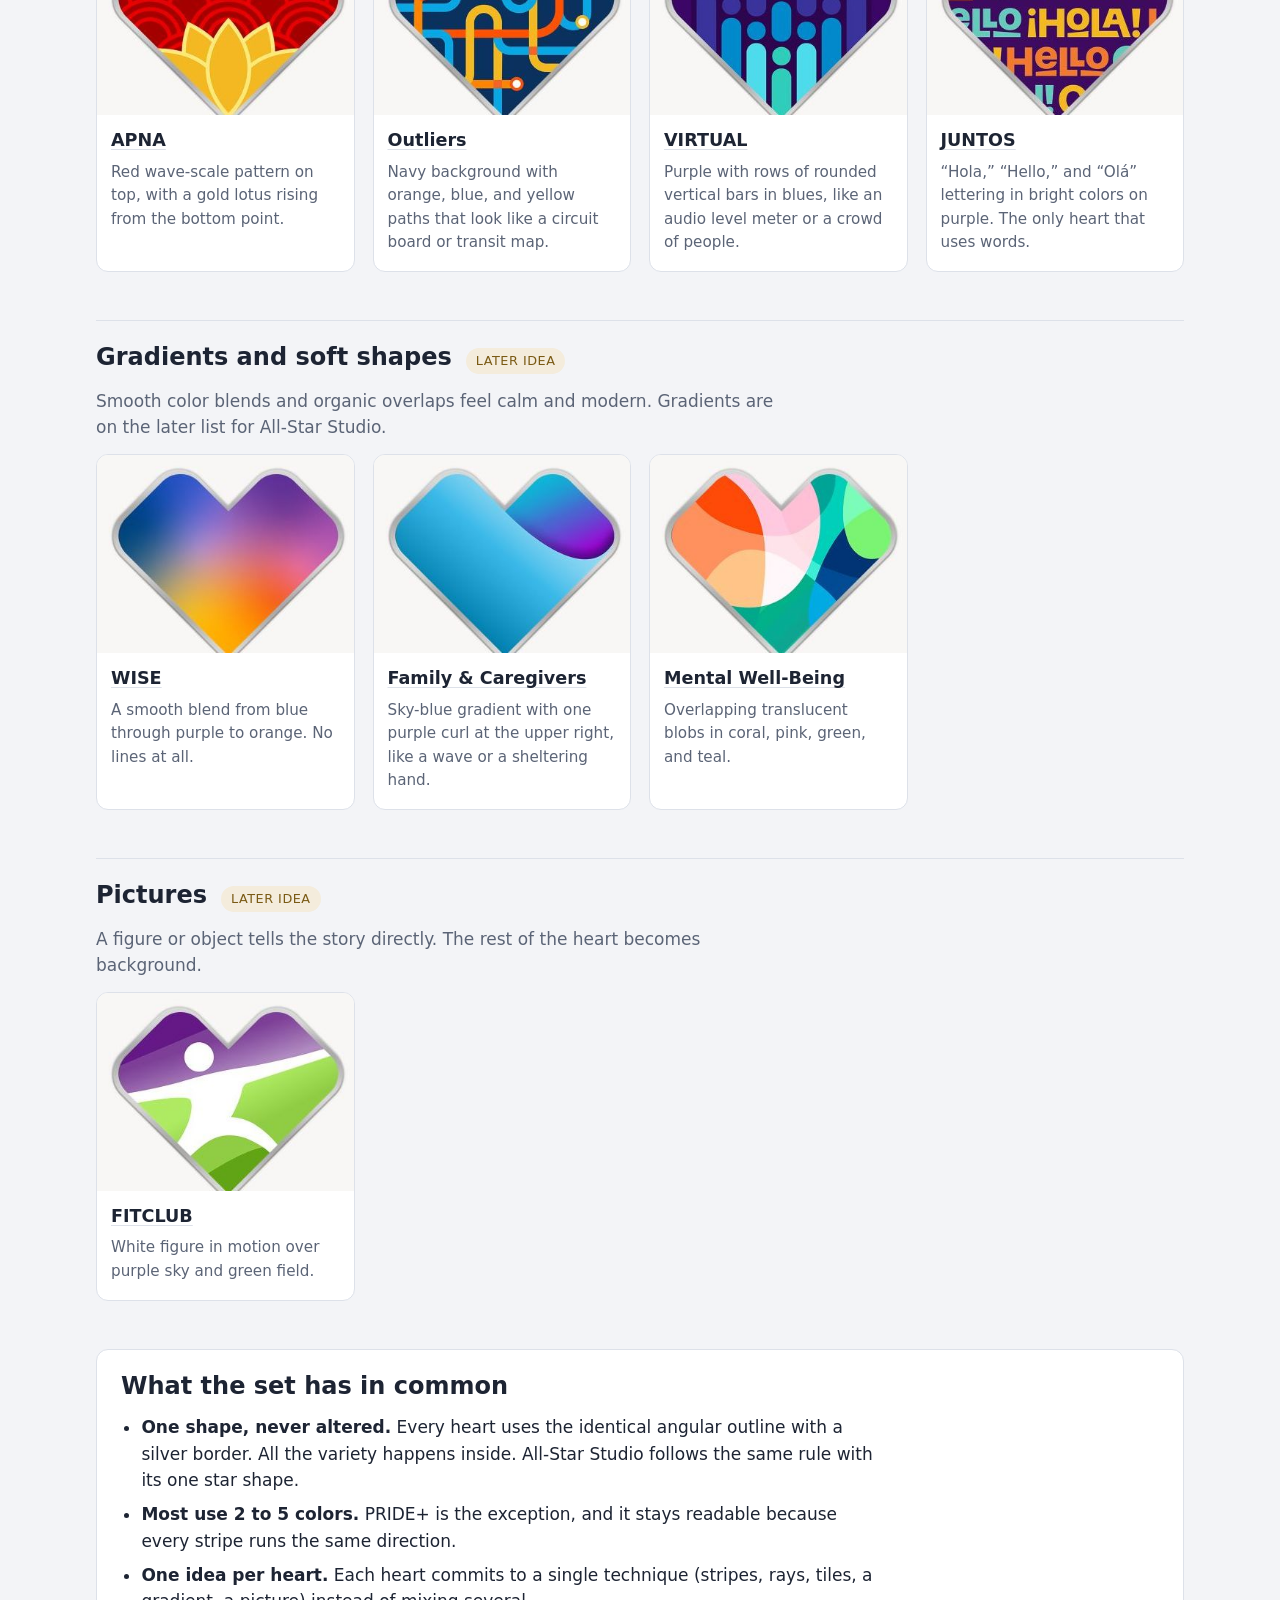
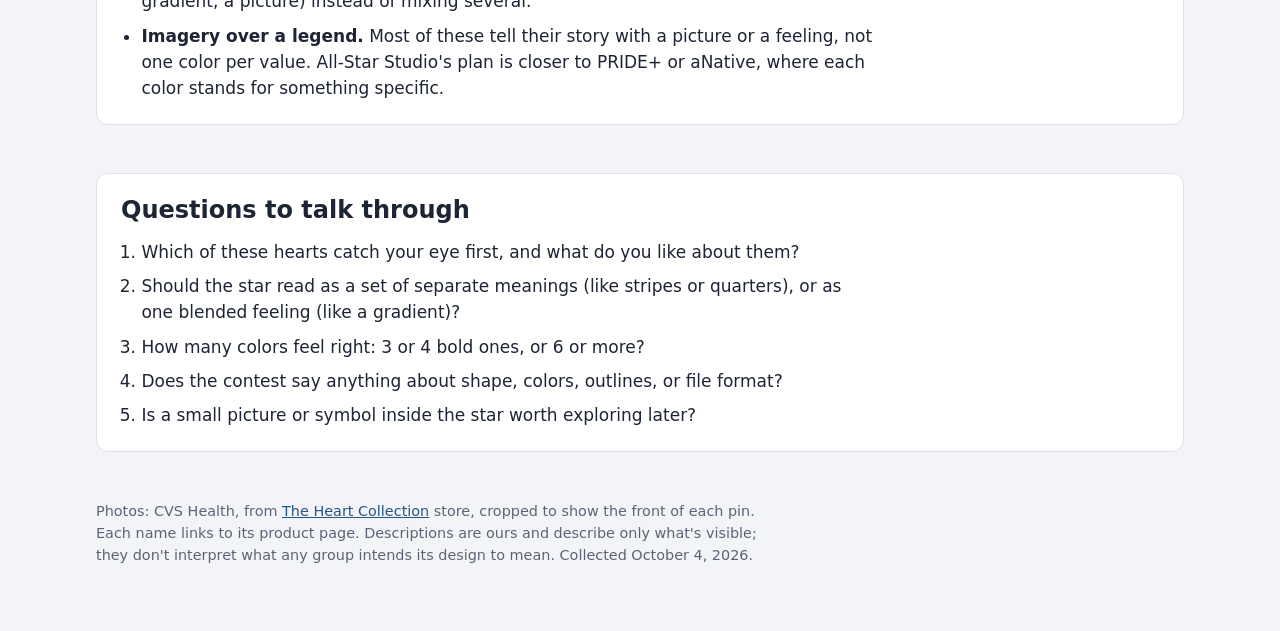
<file: ideas/index.html>
<!doctype html>
<html lang="en">
<head>
  <meta charset="utf-8">
  <meta name="viewport" content="width=device-width, initial-scale=1">
  <meta name="robots" content="noindex, nofollow">
  <title>Heart Ideas · All-Star Studio</title>
  <link rel="icon" href="../assets/star.svg" type="image/svg+xml">
  <link rel="stylesheet" href="../css/ideas.css">
</head>
<body>
  <div class="disclaimer" role="note">
    <strong>For brainstorming only. Not our work.</strong>
    These heart designs belong to CVS Health. The photos come from CVS's public merchandise store and are shown here only as reference while we discuss ideas. All-Star Studio is not affiliated with or endorsed by CVS Health, and our star designs will be original artwork.
  </div>
  <div class="wrap">
    <header>
      <img src="./img/cvs-health.jpg" alt="The standard red CVS Health heart pin" width="350" height="270">
      <div>
        <p class="back"><a href="../">&larr; All-Star Studio</a></p>
        <h1>Heart Ideas</h1>
        <p>Seventeen themed hearts from CVS Health's public merchandise store, <a href="https://www.thecvsheartcollection.com/theheartcollection">The Heart Collection</a>, plus the plain red original. Each one is a lapel pin for one of CVS's employee groups.</p>
        <p>They're grouped by <strong>how</strong> each heart uses color and pattern. Each group is tagged with the All-Star Studio star style that works the same way.</p>
      </div>
    </header>

    <section>
      <div class="sechead"><h2>Stripes and bands</h2><span class="chip bands">Star style: <b>bands</b></span></div>
      <p class="lede">Parallel stripes are the most direct way to say “these parts belong together.” They read clearly even at pin size.</p>
      <div class="grid">
        <figure class="card"><img src="./img/pride.jpg" alt="PRIDE+ heart pin" width="350" height="270" loading="lazy"><figcaption><a href="https://www.thecvsheartcollection.com/storeitem.html?vid=20240606440&iid=124323">PRIDE+</a><p>Diagonal stripes in the full progress-flag palette. Eleven colors, still readable because every band runs the same direction.</p></figcaption></figure>
        <figure class="card"><img src="./img/bcrg.jpg" alt="BCRG heart pin" width="350" height="270" loading="lazy"><figcaption><a href="https://www.thecvsheartcollection.com/storeitem.html?vid=20240606440&iid=134790">BCRG</a><p>Three flat horizontal bands: red, black, green. The simplest multi-color heart in the set.</p></figcaption></figure>
        <figure class="card"><img src="./img/brave.jpg" alt="BRAVE heart pin" width="350" height="270" loading="lazy"><figcaption><a href="https://www.thecvsheartcollection.com/storeitem.html?vid=20240606440&iid=131518">BRAVE</a><p>Red-and-white stripes across the top, white stars on a purple-to-navy field below. Bands plus a symbol.</p></figcaption></figure>
        <figure class="card"><img src="./img/green-team.jpg" alt="Green Team heart pin" width="350" height="270" loading="lazy"><figcaption><a href="https://www.thecvsheartcollection.com/storeitem.html?vid=20240606440&iid=134782">Green Team</a><p>Overlapping diagonal leaf shapes in five greens. Bands that use shade instead of hue.</p></figcaption></figure>
        <figure class="card"><img src="./img/mena.jpg" alt="MENA heart pin" width="350" height="270" loading="lazy"><figcaption><a href="https://www.thecvsheartcollection.com/storeitem.html?vid=20240606440&iid=134783">MENA</a><p>Wavy horizontal layers from peach to deep red, like dunes or a sunset. Bands with a curve.</p></figcaption></figure>
      </div>
    </section>
    <section>
      <div class="sechead"><h2>Rays from a center</h2><span class="chip rays">Star style: <b>rays</b></span></div>
      <p class="lede">Lines that fan out from one point give a sense of energy and of everything meeting in the middle.</p>
      <div class="grid">
        <figure class="card"><img src="./img/faith.jpg" alt="FAITH heart pin" width="350" height="270" loading="lazy"><figcaption><a href="https://www.thecvsheartcollection.com/storeitem.html?vid=20240606440&iid=134780">FAITH</a><p>Alternating teal, green, and yellow rays fanning out from the top notch of the heart.</p></figcaption></figure>
      </div>
    </section>
    <section>
      <div class="sechead"><h2>Quarters and facets</h2><span class="chip facets">Star style: <b>facets</b></span></div>
      <p class="lede">Dividing the shape into a few large pieces gives each color an equal, unmistakable share.</p>
      <div class="grid">
        <figure class="card"><img src="./img/anative.jpg" alt="aNative heart pin" width="350" height="270" loading="lazy"><figcaption><a href="https://www.thecvsheartcollection.com/storeitem.html?vid=20240606440&iid=134776">aNative</a><p>Four quadrants (white, yellow, black, red) with a circle at the center that repeats the four colors.</p></figcaption></figure>
        <figure class="card"><img src="./img/bridges.jpg" alt="BRIDGES heart pin" width="350" height="270" loading="lazy"><figcaption><a href="https://www.thecvsheartcollection.com/storeitem.html?vid=20240606440&iid=134779">BRIDGES</a><p>Solid red split by two sweeping arcs in light blue and navy, like the span of a bridge.</p></figcaption></figure>
      </div>
    </section>
    <section>
      <div class="sechead"><h2>Geometric mosaic</h2><span class="chip mosaic">Star style: <b>mosaic</b></span></div>
      <p class="lede">Small tiles let many shapes and shades coexist. This is closest to the planned mosaic style.</p>
      <div class="grid">
        <figure class="card"><img src="./img/capabilities.jpg" alt="CapAbilities heart pin" width="350" height="270" loading="lazy"><figcaption><a href="https://www.thecvsheartcollection.com/storeitem.html?vid=20240606440&iid=134777">CapAbilities</a><p>Tiles of circles, half-circles, and triangles in blues and teal. Each tile is a different shape; together they make one heart.</p></figcaption></figure>
      </div>
    </section>
    <section>
      <div class="sechead"><h2>Repeating motifs</h2><span class="chip later">Later idea</span></div>
      <p class="lede">A small pattern repeated across the heart. All-Star Studio has dots and diagonal stripes for now; richer motifs are a later idea.</p>
      <div class="grid">
        <figure class="card"><img src="./img/apna.jpg" alt="APNA heart pin" width="350" height="270" loading="lazy"><figcaption><a href="https://www.thecvsheartcollection.com/storeitem.html?vid=20240606440&iid=134778">APNA</a><p>Red wave-scale pattern on top, with a gold lotus rising from the bottom point.</p></figcaption></figure>
        <figure class="card"><img src="./img/outliers.jpg" alt="Outliers heart pin" width="350" height="270" loading="lazy"><figcaption><a href="https://www.thecvsheartcollection.com/storeitem.html?vid=20240606440&iid=134785">Outliers</a><p>Navy background with orange, blue, and yellow paths that look like a circuit board or transit map.</p></figcaption></figure>
        <figure class="card"><img src="./img/virtual.jpg" alt="VIRTUAL heart pin" width="350" height="270" loading="lazy"><figcaption><a href="https://www.thecvsheartcollection.com/storeitem.html?vid=20240606440&iid=134786">VIRTUAL</a><p>Purple with rows of rounded vertical bars in blues, like an audio level meter or a crowd of people.</p></figcaption></figure>
        <figure class="card"><img src="./img/juntos.jpg" alt="JUNTOS heart pin" width="350" height="270" loading="lazy"><figcaption><a href="https://www.thecvsheartcollection.com/storeitem.html?vid=20240606440&iid=134789">JUNTOS</a><p>“Hola,” “Hello,” and “Olá” lettering in bright colors on purple. The only heart that uses words.</p></figcaption></figure>
      </div>
    </section>
    <section>
      <div class="sechead"><h2>Gradients and soft shapes</h2><span class="chip later">Later idea</span></div>
      <p class="lede">Smooth color blends and organic overlaps feel calm and modern. Gradients are on the later list for All-Star Studio.</p>
      <div class="grid">
        <figure class="card"><img src="./img/wise.jpg" alt="WISE heart pin" width="350" height="270" loading="lazy"><figcaption><a href="https://www.thecvsheartcollection.com/storeitem.html?vid=20240606440&iid=134787">WISE</a><p>A smooth blend from blue through purple to orange. No lines at all.</p></figcaption></figure>
        <figure class="card"><img src="./img/family-caregivers.jpg" alt="Family &amp; Caregivers heart pin" width="350" height="270" loading="lazy"><figcaption><a href="https://www.thecvsheartcollection.com/storeitem.html?vid=20240606440&iid=134781">Family &amp; Caregivers</a><p>Sky-blue gradient with one purple curl at the upper right, like a wave or a sheltering hand.</p></figcaption></figure>
        <figure class="card"><img src="./img/mental-well-being.jpg" alt="Mental Well-Being heart pin" width="350" height="270" loading="lazy"><figcaption><a href="https://www.thecvsheartcollection.com/storeitem.html?vid=20240606440&iid=134784">Mental Well-Being</a><p>Overlapping translucent blobs in coral, pink, green, and teal.</p></figcaption></figure>
      </div>
    </section>
    <section>
      <div class="sechead"><h2>Pictures</h2><span class="chip later">Later idea</span></div>
      <p class="lede">A figure or object tells the story directly. The rest of the heart becomes background.</p>
      <div class="grid">
        <figure class="card"><img src="./img/fitclub.jpg" alt="FITCLUB heart pin" width="350" height="270" loading="lazy"><figcaption><a href="https://www.thecvsheartcollection.com/storeitem.html?vid=20240606440&iid=134788">FITCLUB</a><p>White figure in motion over purple sky and green field.</p></figcaption></figure>
      </div>
    </section>
    <section class="notes">
      <h2>What the set has in common</h2>
      <ul>
        <li><b>One shape, never altered.</b> Every heart uses the identical angular outline with a silver border. All the variety happens inside. All-Star Studio follows the same rule with its one star shape.</li>
        <li><b>Most use 2 to 5 colors.</b> PRIDE+ is the exception, and it stays readable because every stripe runs the same direction.</li>
        <li><b>One idea per heart.</b> Each heart commits to a single technique (stripes, rays, tiles, a gradient, a picture) instead of mixing several.</li>
        <li><b>Imagery over a legend.</b> Most of these tell their story with a picture or a feeling, not one color per value. All-Star Studio's plan is closer to PRIDE+ or aNative, where each color stands for something specific.</li>
      </ul>
    </section>
    <section class="notes">
      <h2>Questions to talk through</h2>
      <ol>
        <li>Which of these hearts catch your eye first, and what do you like about them?</li>
        <li>Should the star read as a set of separate meanings (like stripes or quarters), or as one blended feeling (like a gradient)?</li>
        <li>How many colors feel right: 3 or 4 bold ones, or 6 or more?</li>
        <li>Does the contest say anything about shape, colors, outlines, or file format?</li>
        <li>Is a small picture or symbol inside the star worth exploring later?</li>
      </ol>
    </section>
    <footer>Photos: CVS Health, from <a href="https://www.thecvsheartcollection.com/theheartcollection">The Heart Collection</a> store, cropped to show the front of each pin. Each name links to its product page. Descriptions are ours and describe only what's visible; they don't interpret what any group intends its design to mean. Collected October 4, 2026.</footer>
  </div>
</body>
</html>
</file>
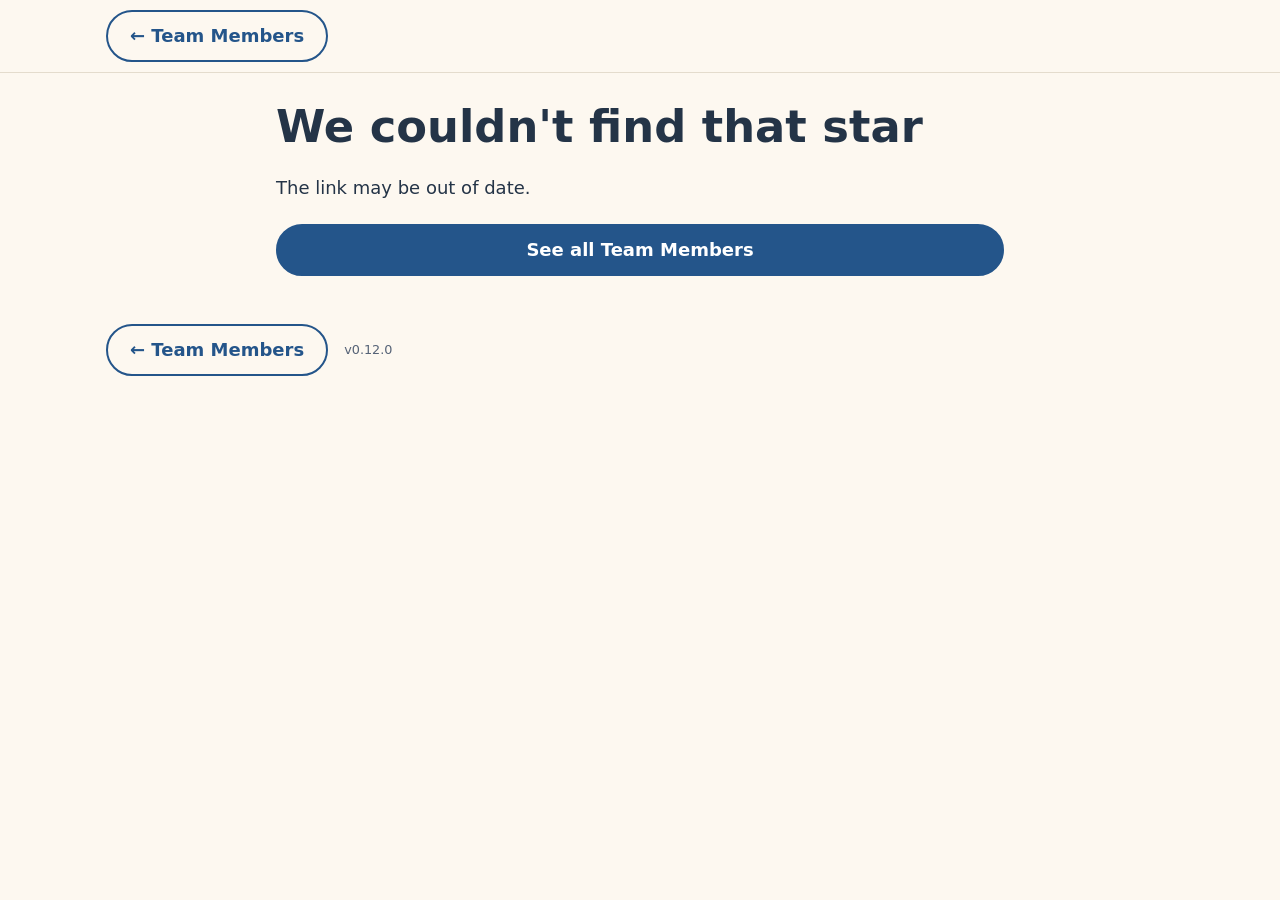
<file: member/index.html>
<!doctype html>
<html lang="en">
<head>
  <meta charset="utf-8">
  <meta name="viewport" content="width=device-width, initial-scale=1">
  <title>All-Star · All-Star Studio</title>
  <link rel="icon" href="../assets/star.svg" type="image/svg+xml">
  <link rel="stylesheet" href="../css/designs.css">
  <link rel="stylesheet" href="../css/members.css">
</head>
<body>
  <header class="top">
    <div class="top-inner"><a class="btn btn-quiet home" href="../members/">← Team Members</a></div>
  </header>
  <main class="wrap member-page" id="member-main">
    <noscript><p class="banner">This page needs JavaScript turned on to show the star.</p></noscript>
  </main>
  <footer class="foot">
    <a class="btn btn-quiet" href="../members/">← Team Members</a>
    <span class="version" data-app-version></span>
  </footer>
  <script type="module" src="../js/members/page.js"></script>
  <script type="module" src="../js/version.js"></script>
</body>
</html>
</file>
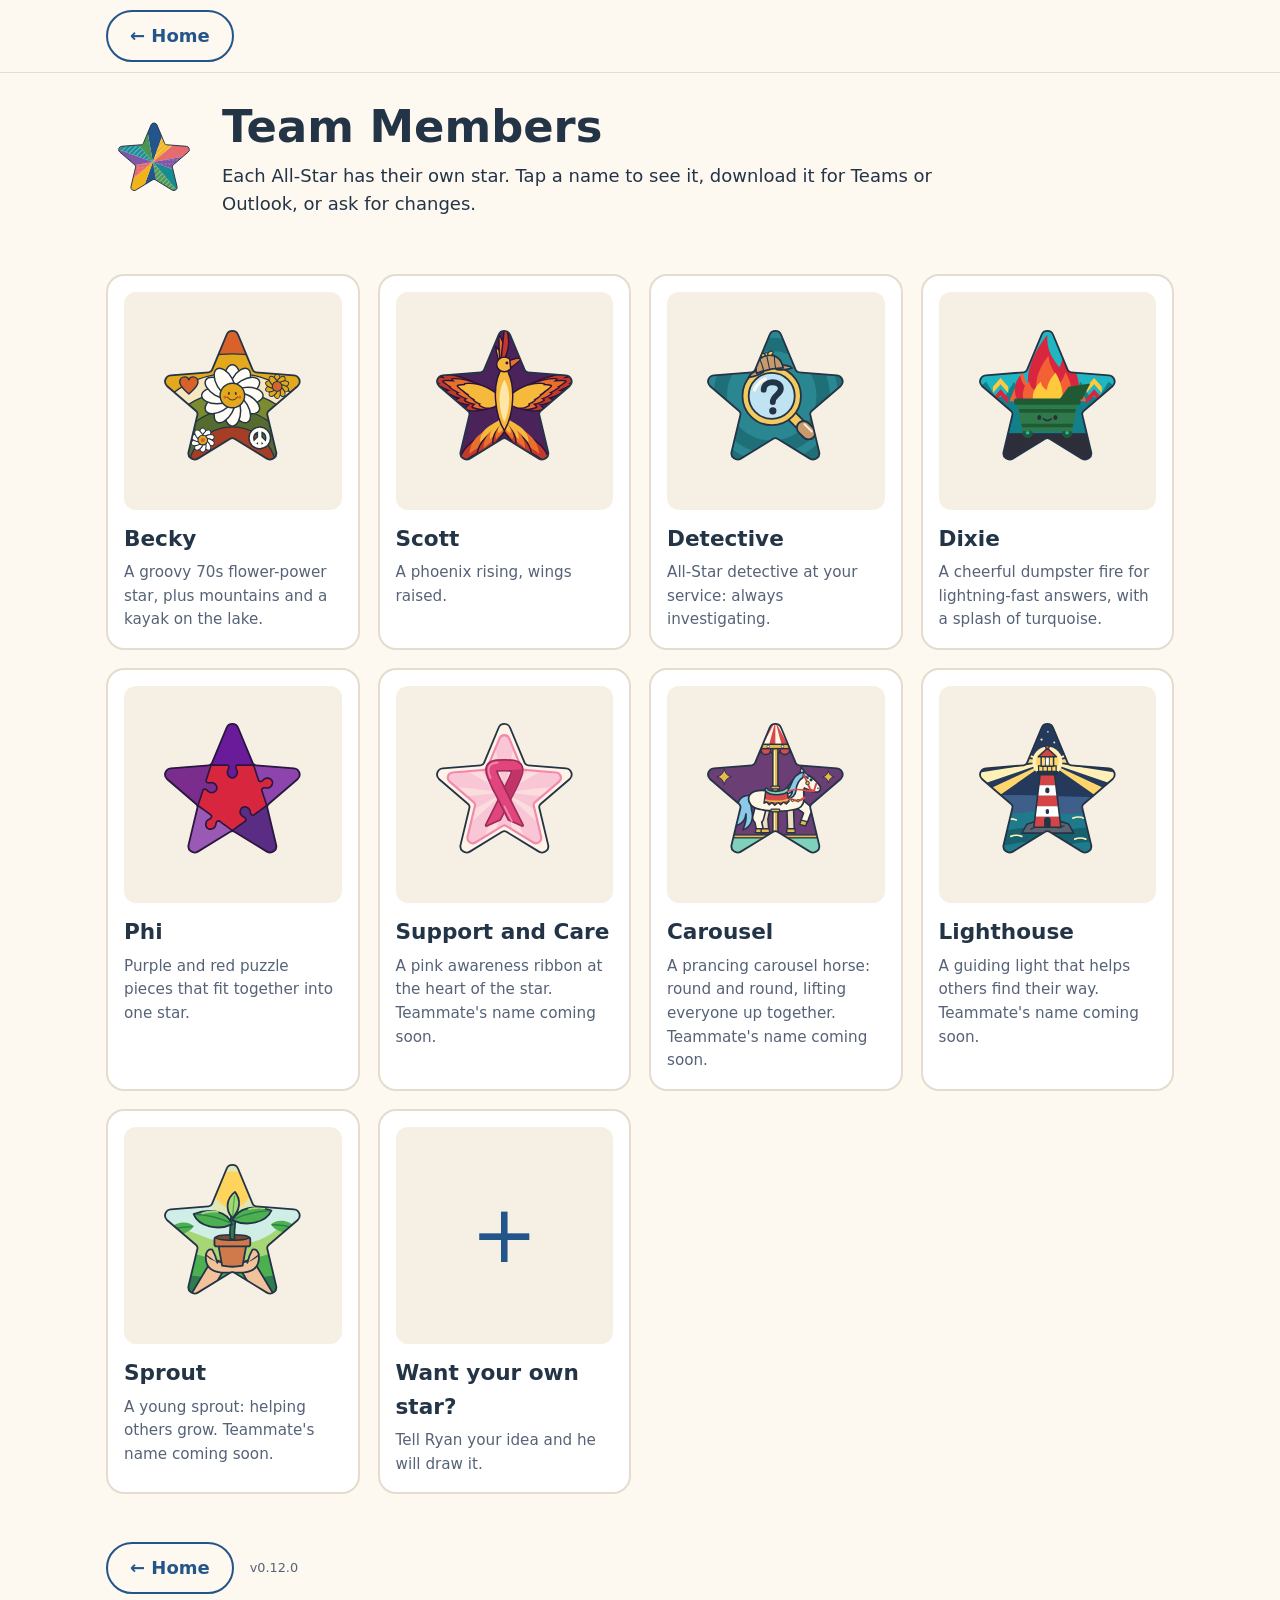
<file: members/index.html>
<!doctype html>
<html lang="en">
<head>
  <meta charset="utf-8">
  <meta name="viewport" content="width=device-width, initial-scale=1">
  <title>Team Members · All-Star Studio</title>
  <meta name="description" content="Every All-Star has their own star. Find yours, download it for Teams or Outlook, or ask for changes.">
  <link rel="icon" href="../assets/star.svg" type="image/svg+xml">
  <link rel="stylesheet" href="../css/designs.css">
  <link rel="stylesheet" href="../css/members.css">
</head>
<body>
  <header class="top">
    <div class="top-inner"><a class="btn btn-quiet home" href="../">← Home</a></div>
  </header>
  <main class="wrap">
    <section class="intro">
      <img src="../assets/star.svg" alt="" width="96" height="96">
      <div>
        <h1>Team Members</h1>
        <p>Each All-Star has their own star. Tap a name to see it, download it for Teams or Outlook, or ask for changes.</p>
      </div>
    </section>
    <noscript><p class="banner">This page needs JavaScript turned on to show the stars.</p></noscript>
    <div id="member-grid" class="member-grid"></div>
  </main>
  <footer class="foot">
    <a class="btn btn-quiet" href="../">← Home</a>
    <span class="version" data-app-version></span>
  </footer>
  <script type="module" src="../js/members/list.js"></script>
  <script type="module" src="../js/version.js"></script>
</body>
</html>
</file>
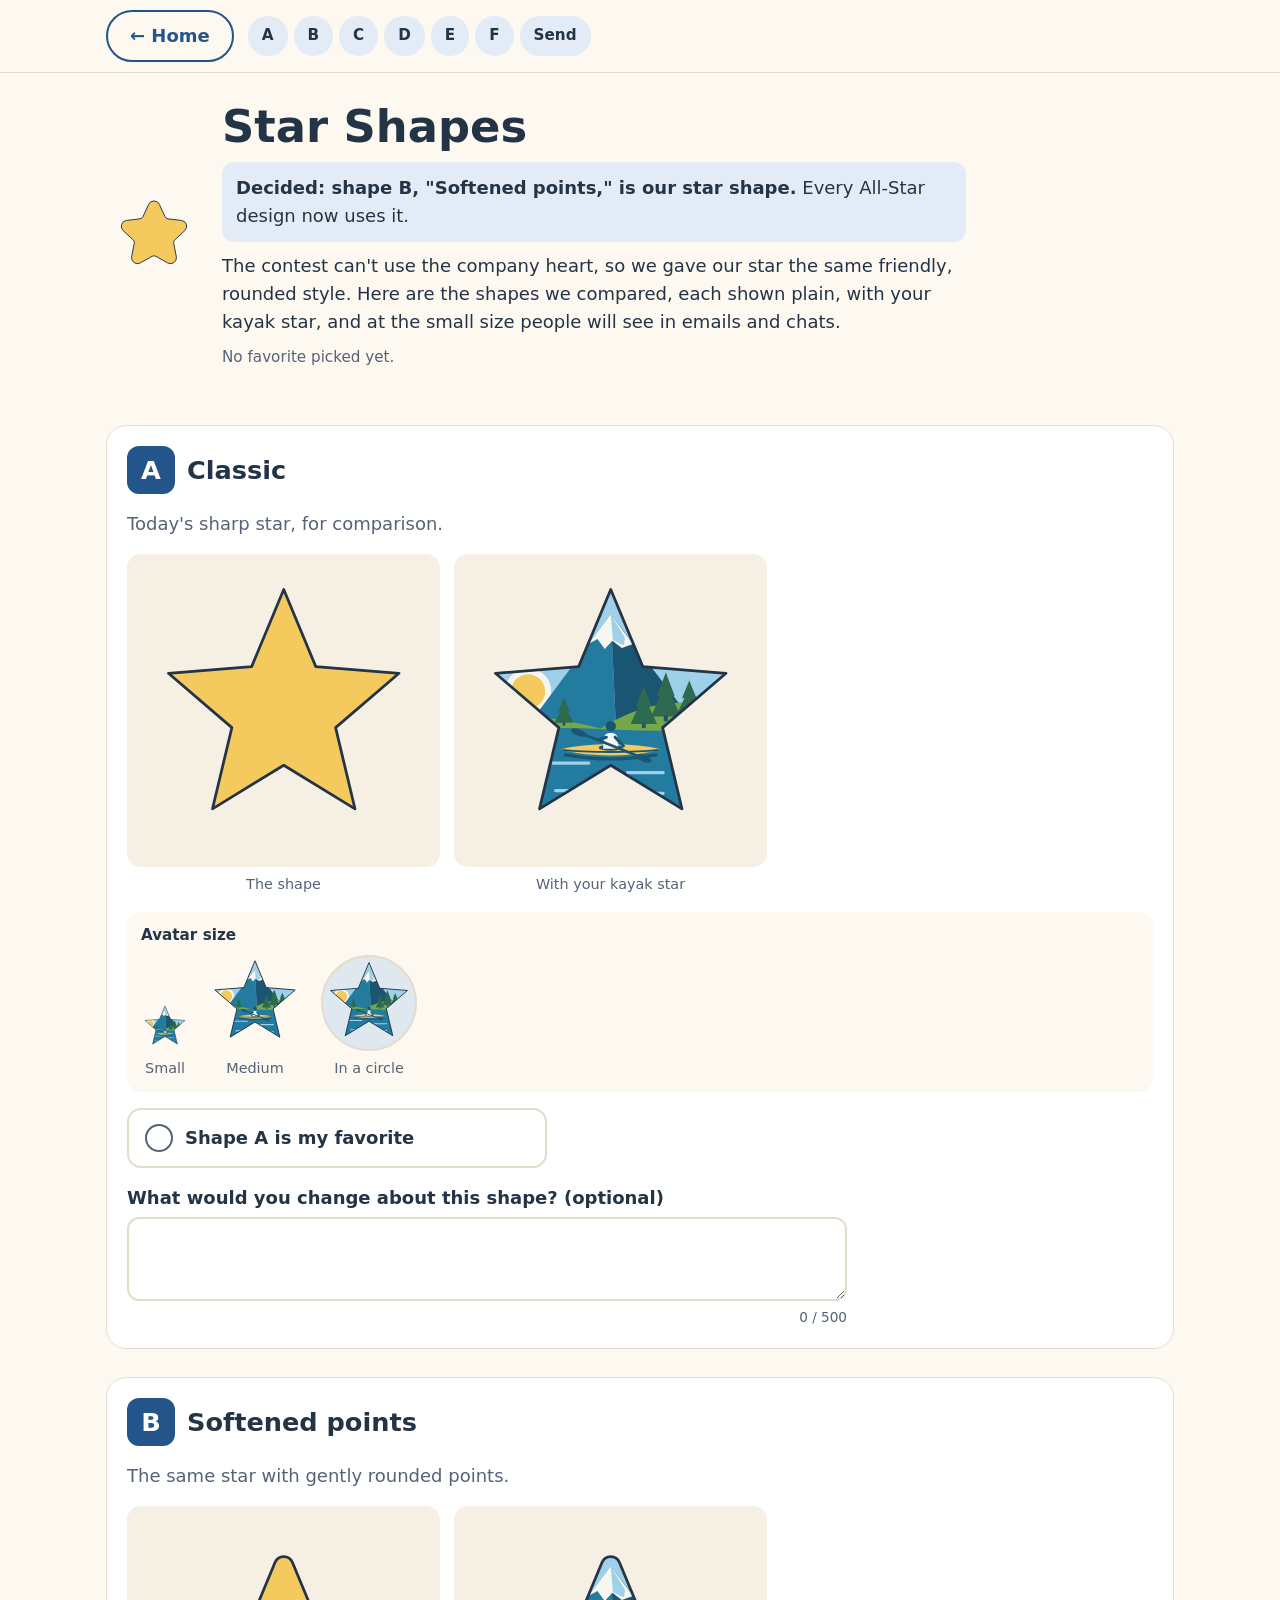
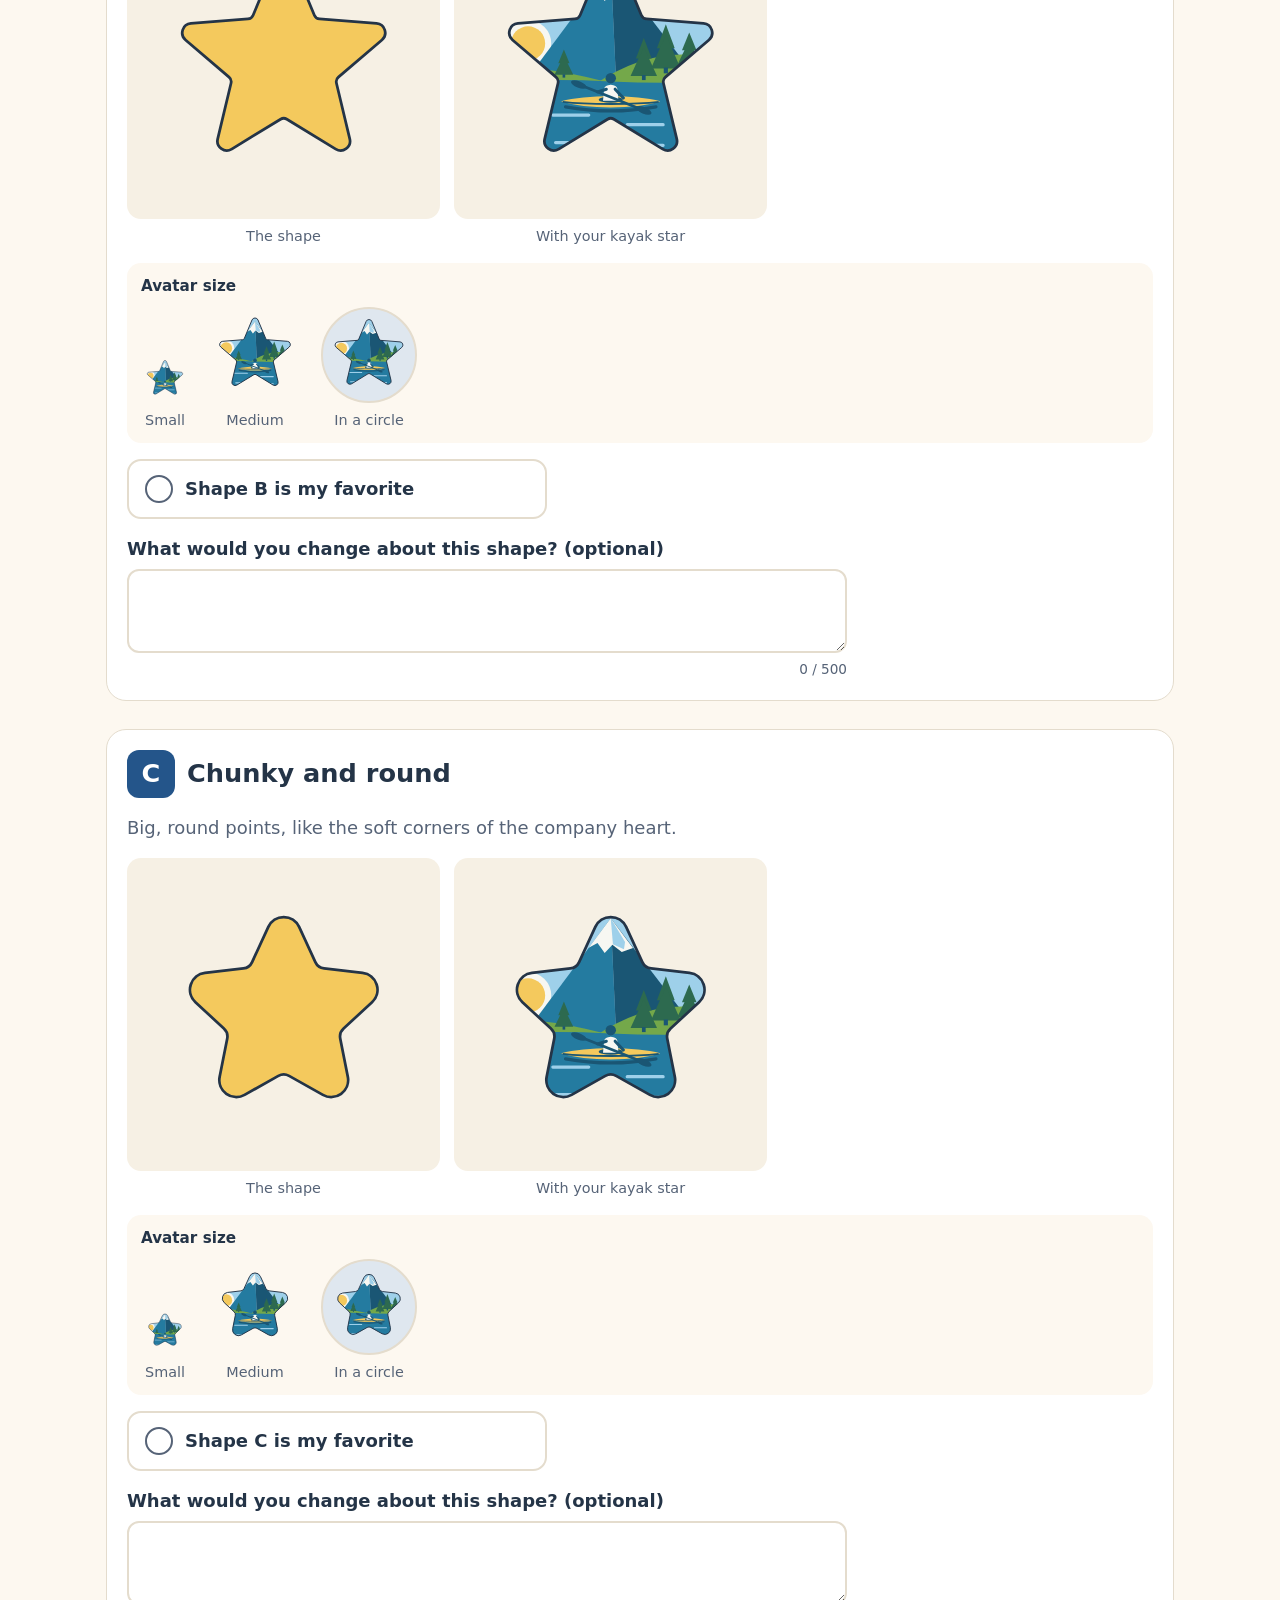
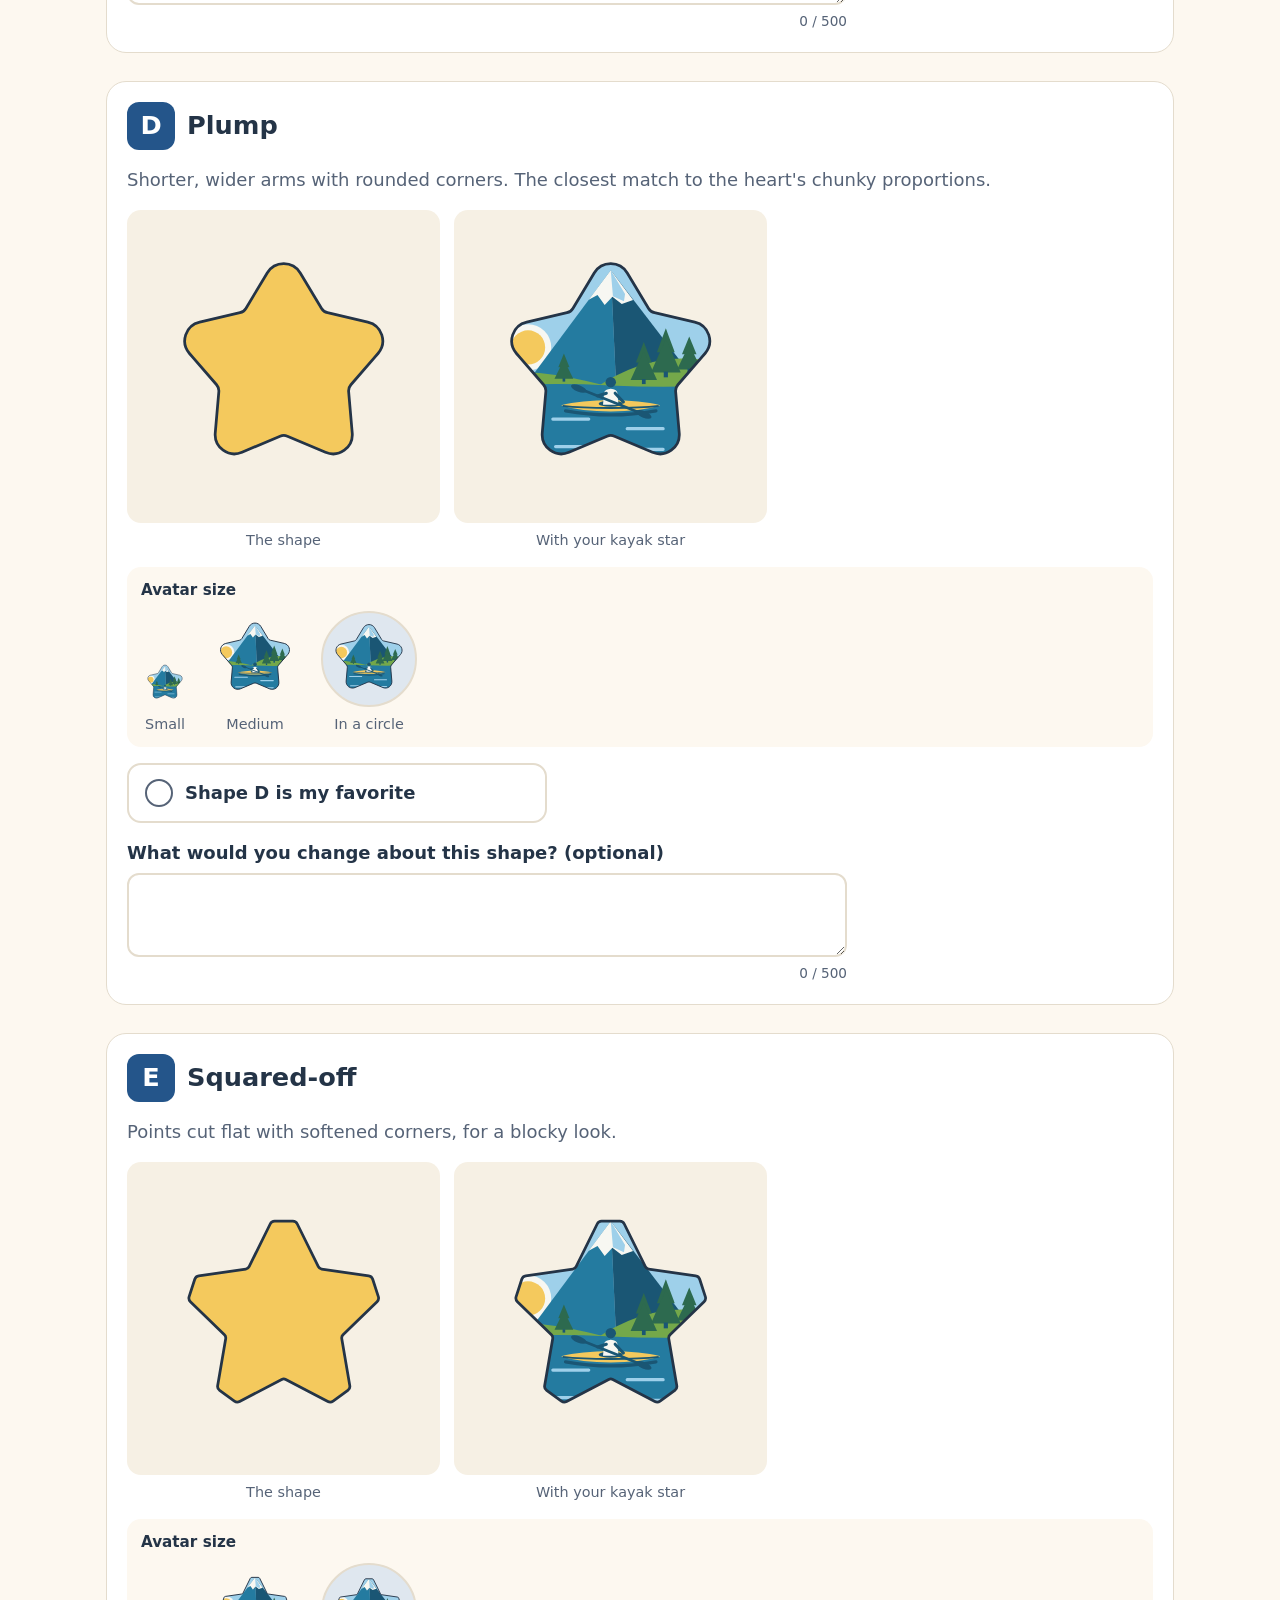
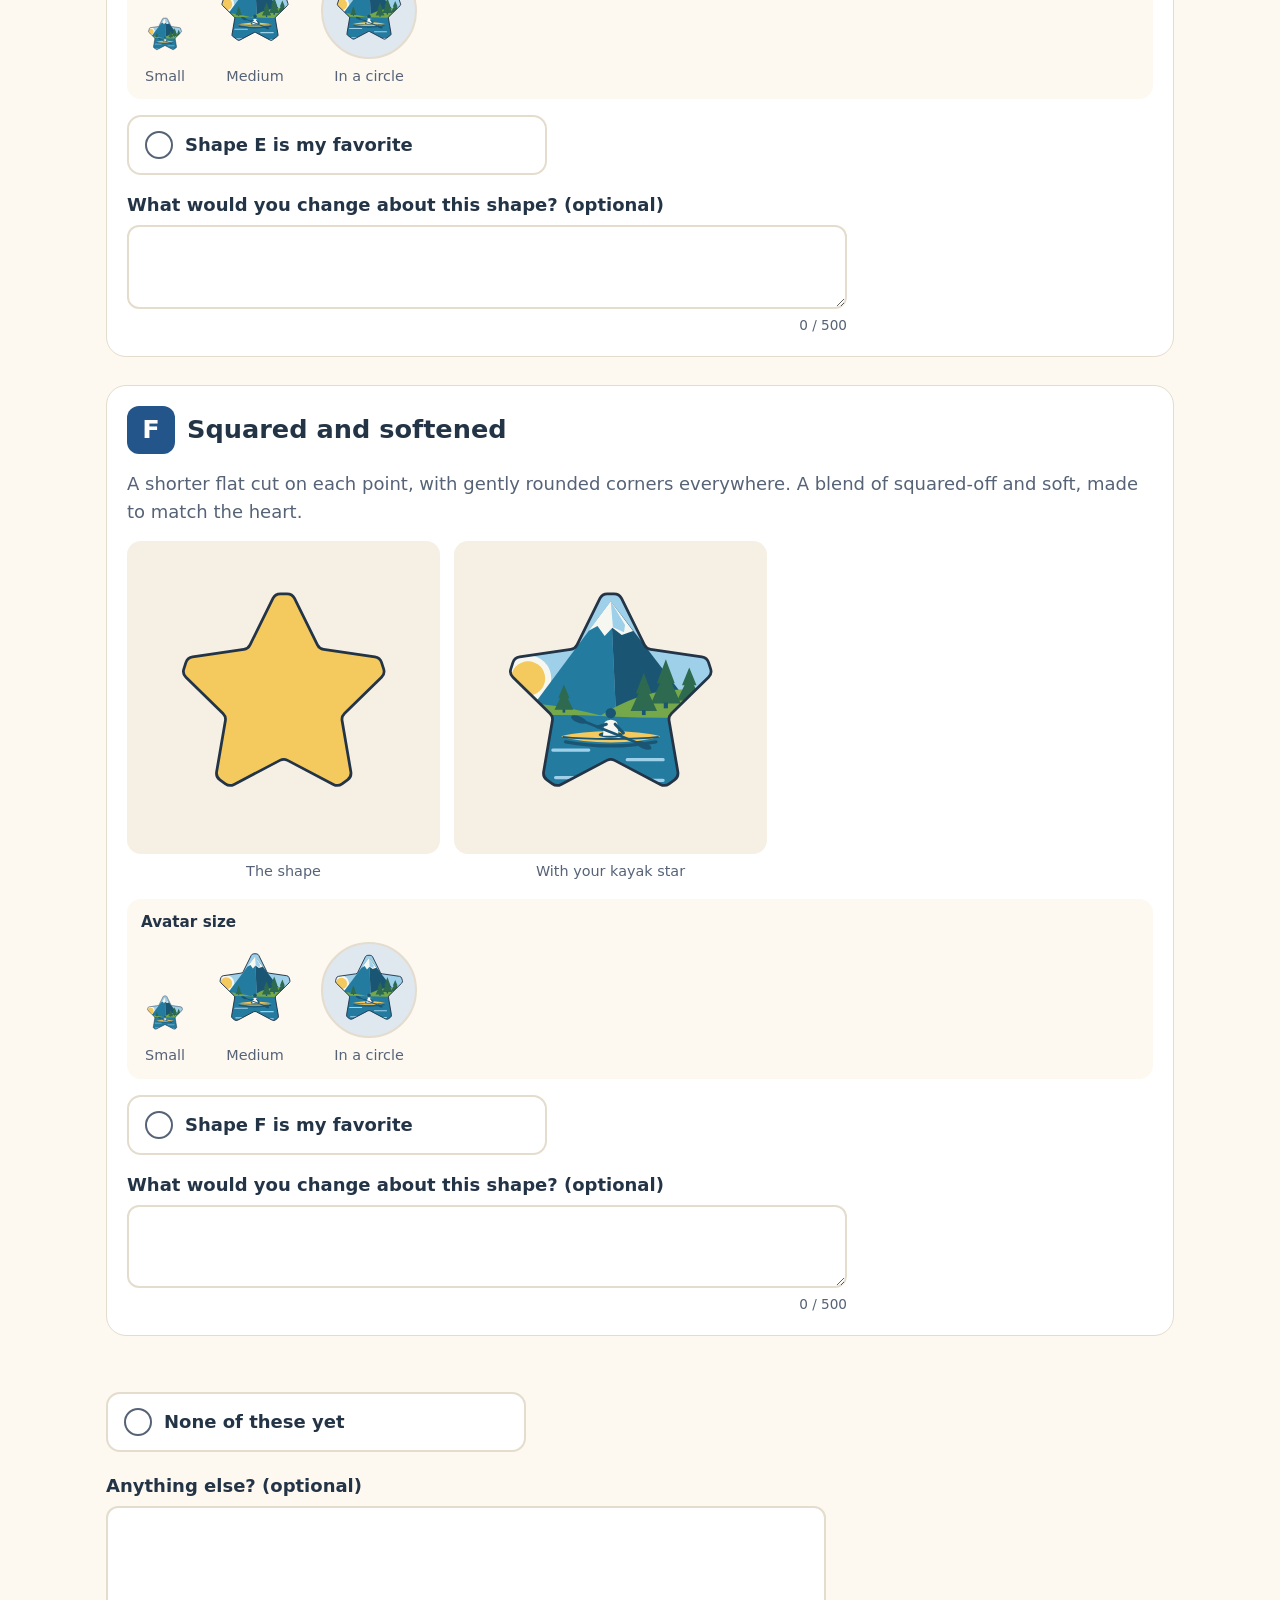
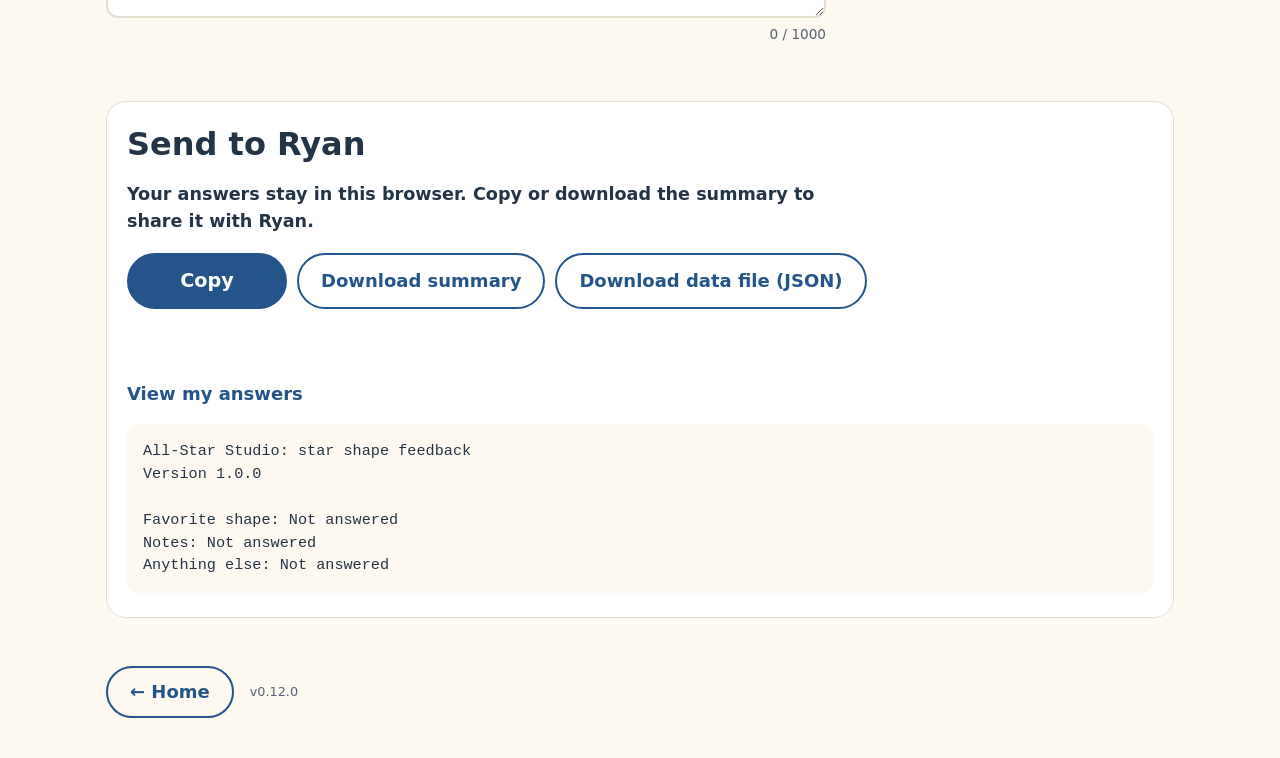
<file: shapes/index.html>
<!doctype html>
<html lang="en">
<head>
  <meta charset="utf-8">
  <meta name="viewport" content="width=device-width, initial-scale=1">
  <title>Star Shapes · All-Star Studio</title>
  <meta name="description" content="Pick the friendly, rounded star shape that every All-Star design will use.">
  <link rel="icon" href="../assets/star.svg" type="image/svg+xml">
  <link rel="stylesheet" href="../css/designs.css">
  <link rel="stylesheet" href="../css/shapes.css">
</head>
<body>
  <header class="top">
    <div class="top-inner">
      <a class="btn btn-quiet home" href="../">← Home</a>
      <nav aria-label="Jump to">
        <ul class="jump">
          <li id="jump-send"><a href="#send">Send</a></li>
        </ul>
      </nav>
    </div>
  </header>

  <main class="wrap">
    <section class="intro">
      <img src="../assets/shapes/chunky.svg" alt="" width="96" height="96">
      <div>
        <h1>Star Shapes</h1>
        <p class="chosen-note"><strong>Decided: shape B, "Softened points," is our star shape.</strong> Every All-Star design now uses it.</p>
        <p>The contest can't use the company heart, so we gave our star the same friendly, rounded style. Here are the shapes we compared, each shown plain, with your kayak star, and at the small size people will see in emails and chats.</p>
        <p class="status-line"><span id="progress"></span> <span id="save-status" role="status"></span></p>
      </div>
    </section>

    <div id="version-banner" class="banner" hidden>
      <p><strong>The shapes changed since your last visit,</strong> so this is a fresh start. Your earlier answers are saved separately.</p>
      <div class="actions">
        <button type="button" class="btn" id="download-old">Download earlier answers</button>
        <button type="button" class="btn btn-quiet" id="start-fresh">Start fresh</button>
      </div>
      <p id="version-status" role="status"></p>
    </div>

    <noscript><p class="banner">This page needs JavaScript turned on to show the star shapes.</p></noscript>

    <div id="shape-list" class="shape-list"></div>

    <section class="shape-more" aria-label="Other answers">
      <div id="none-slot" class="tiles fav"></div>
      <div id="other-slot"></div>
    </section>

    <section id="send" class="send" aria-labelledby="send-title">
      <h2 id="send-title">Send to Ryan</h2>
      <p class="privacy">Your answers stay in this browser. Copy or download the summary to share it with Ryan.</p>
      <div class="actions send-actions">
        <button type="button" class="btn btn-big" id="share" hidden>Share</button>
        <button type="button" class="btn btn-big" id="copy">Copy</button>
        <button type="button" class="btn btn-quiet" id="download-text">Download summary</button>
        <button type="button" class="btn btn-quiet" id="download-json">Download data file (JSON)</button>
      </div>
      <p id="send-status" class="send-status" role="status" aria-live="polite"></p>
      <details id="view-feedback">
        <summary>View my answers</summary>
        <pre id="summary" tabindex="0" aria-label="Answers summary"></pre>
      </details>
    </section>
  </main>

  <footer class="foot">
    <a class="btn btn-quiet" href="../">← Home</a>
    <span class="version" data-app-version></span>
  </footer>

  <script type="module" src="../js/shapes/page.js"></script>
  <script type="module" src="../js/version.js"></script>
</body>
</html>
</file>
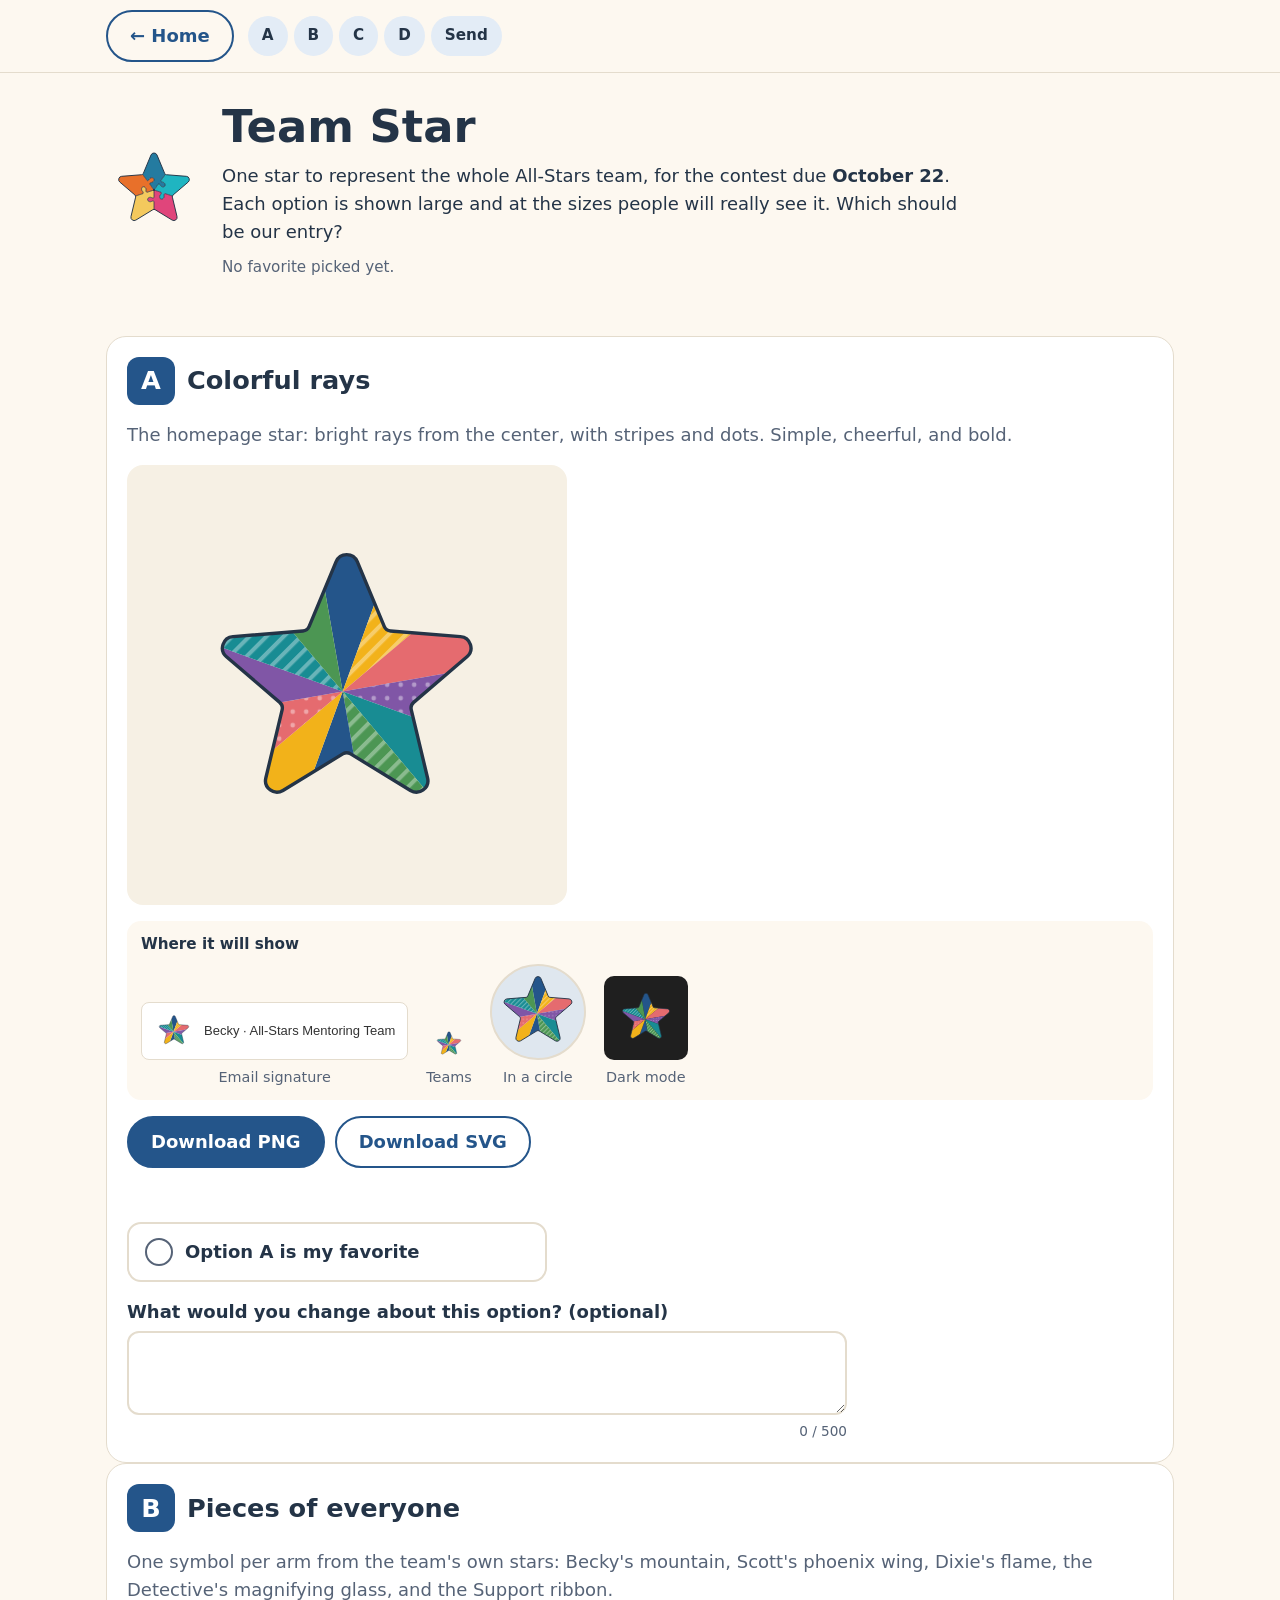
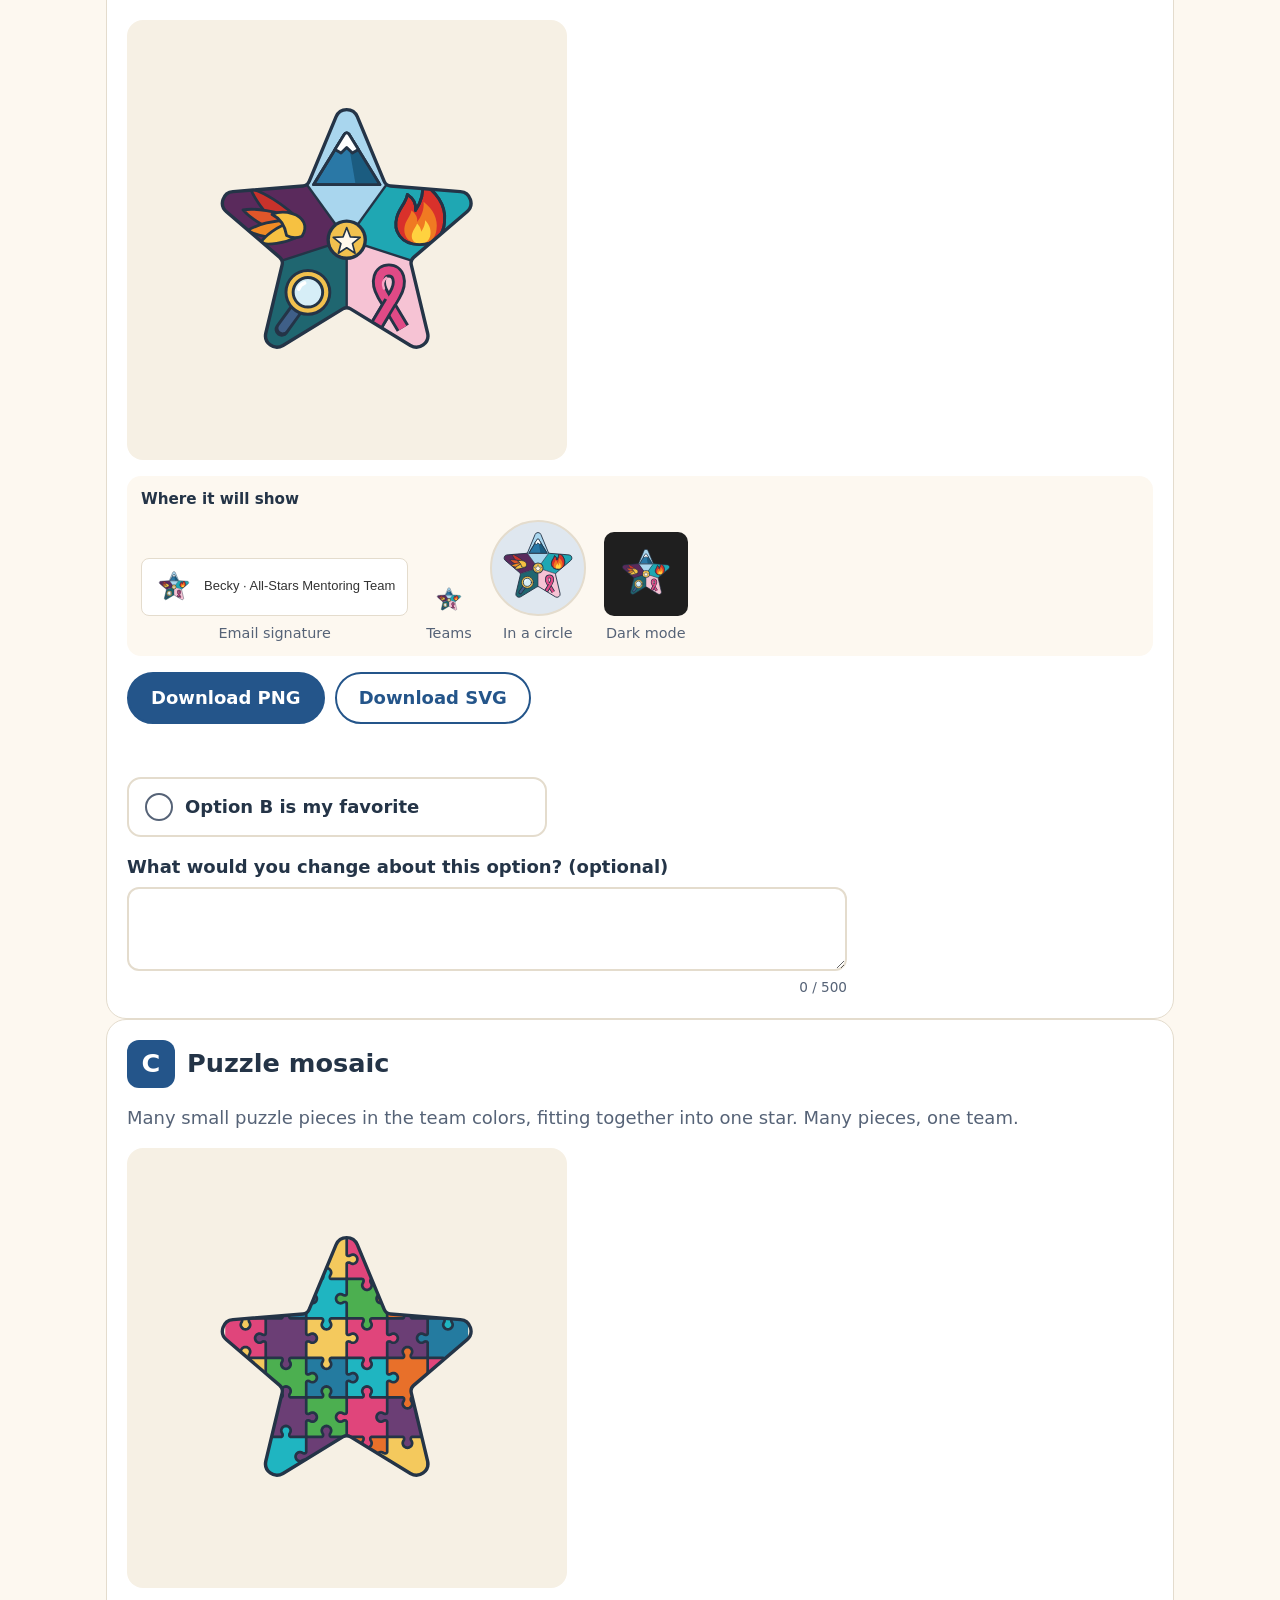
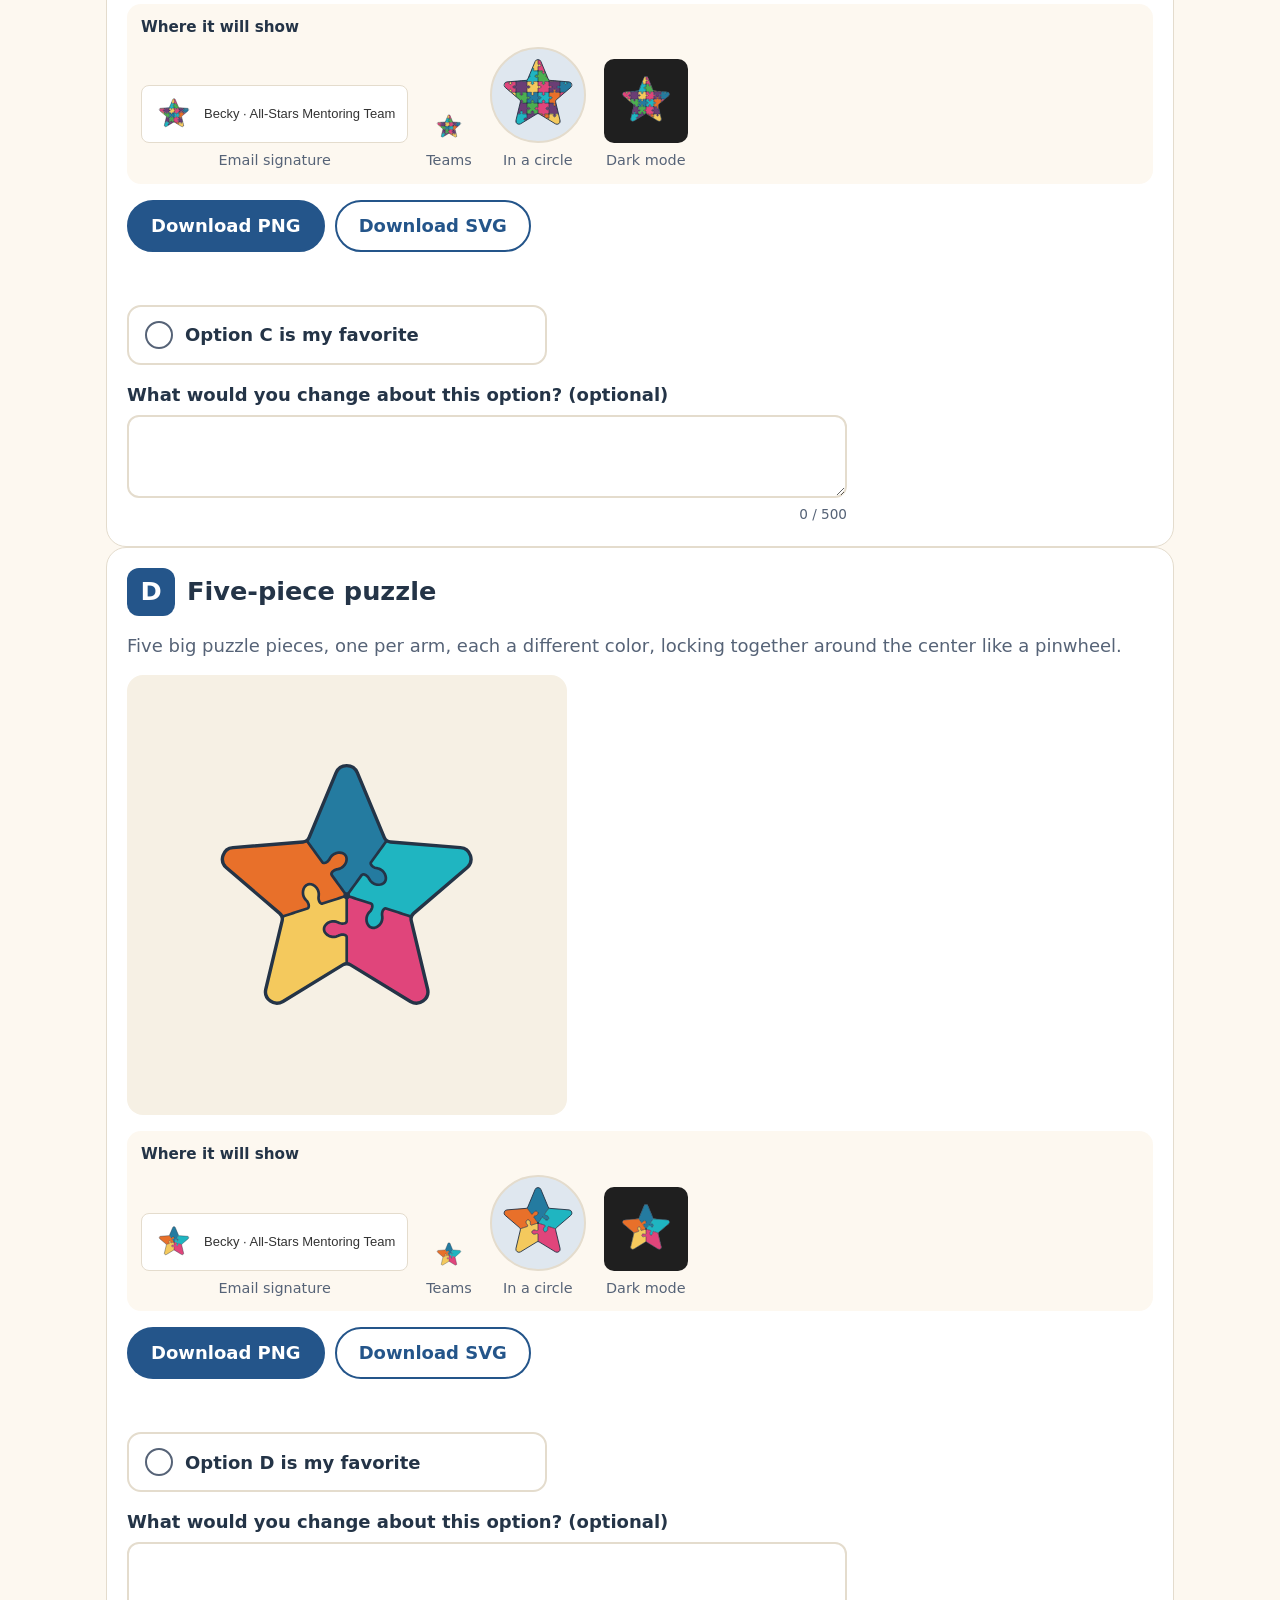
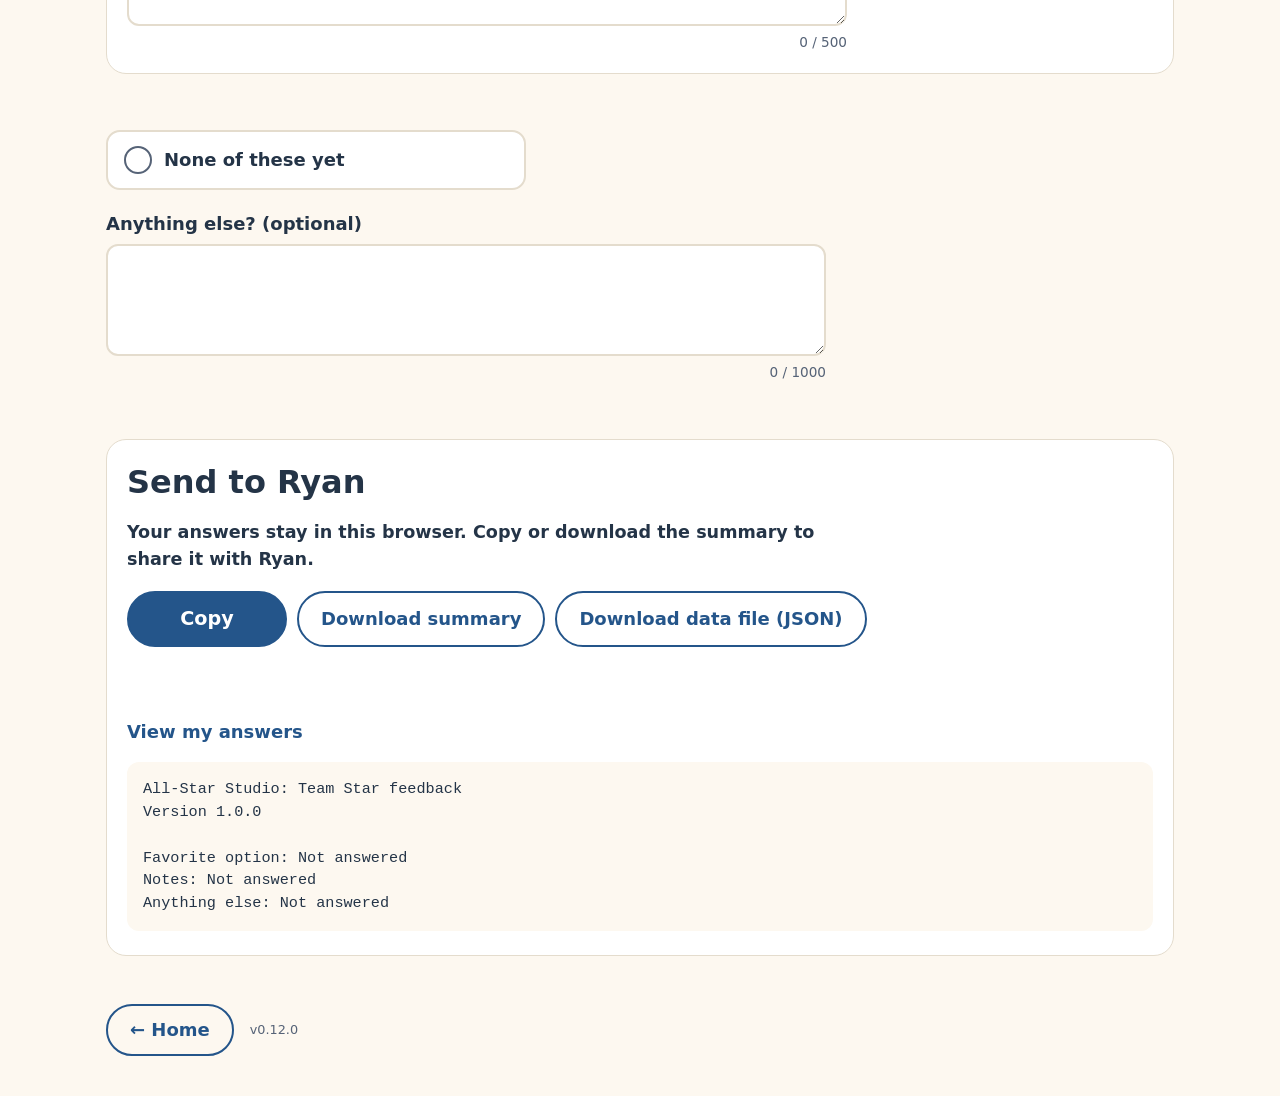
<file: team/index.html>
<!doctype html>
<html lang="en">
<head>
  <meta charset="utf-8">
  <meta name="viewport" content="width=device-width, initial-scale=1">
  <title>Team Star · All-Star Studio</title>
  <meta name="description" content="Choose the one star that represents the whole All-Stars team in the logo contest.">
  <link rel="icon" href="../assets/star.svg" type="image/svg+xml">
  <link rel="stylesheet" href="../css/designs.css">
  <link rel="stylesheet" href="../css/shapes.css">
  <link rel="stylesheet" href="../css/team.css">
</head>
<body>
  <header class="top">
    <div class="top-inner">
      <a class="btn btn-quiet home" href="../">← Home</a>
      <nav aria-label="Jump to">
        <ul class="jump">
          <li id="jump-send"><a href="#send">Send</a></li>
        </ul>
      </nav>
    </div>
  </header>

  <main class="wrap">
    <section class="intro">
      <img src="../assets/team/d-five.svg" alt="" width="96" height="96">
      <div>
        <h1>Team Star</h1>
        <p>One star to represent the whole All-Stars team, for the contest due <strong>October 22</strong>. Each option is shown large and at the sizes people will really see it. Which should be our entry?</p>
        <p class="status-line"><span id="progress"></span> <span id="save-status" role="status"></span></p>
      </div>
    </section>

    <div id="version-banner" class="banner" hidden>
      <p><strong>The options changed since your last visit,</strong> so this is a fresh start. Your earlier answers are saved separately.</p>
      <div class="actions">
        <button type="button" class="btn" id="download-old">Download earlier answers</button>
        <button type="button" class="btn btn-quiet" id="start-fresh">Start fresh</button>
      </div>
      <p id="version-status" role="status"></p>
    </div>

    <noscript><p class="banner">This page needs JavaScript turned on to show the options.</p></noscript>

    <div id="option-list" class="option-list"></div>

    <section class="shape-more" aria-label="Other answers">
      <div id="none-slot" class="tiles fav"></div>
      <div id="other-slot"></div>
    </section>

    <section id="send" class="send" aria-labelledby="send-title">
      <h2 id="send-title">Send to Ryan</h2>
      <p class="privacy">Your answers stay in this browser. Copy or download the summary to share it with Ryan.</p>
      <div class="actions send-actions">
        <button type="button" class="btn btn-big" id="share" hidden>Share</button>
        <button type="button" class="btn btn-big" id="copy">Copy</button>
        <button type="button" class="btn btn-quiet" id="download-text">Download summary</button>
        <button type="button" class="btn btn-quiet" id="download-json">Download data file (JSON)</button>
      </div>
      <p id="send-status" class="send-status" role="status" aria-live="polite"></p>
      <details id="view-feedback">
        <summary>View my answers</summary>
        <pre id="summary" tabindex="0" aria-label="Answers summary"></pre>
      </details>
    </section>
  </main>

  <footer class="foot">
    <a class="btn btn-quiet" href="../">← Home</a>
    <span class="version" data-app-version></span>
  </footer>

  <script type="module" src="../js/team/page.js"></script>
  <script type="module" src="../js/version.js"></script>
</body>
</html>
</file>
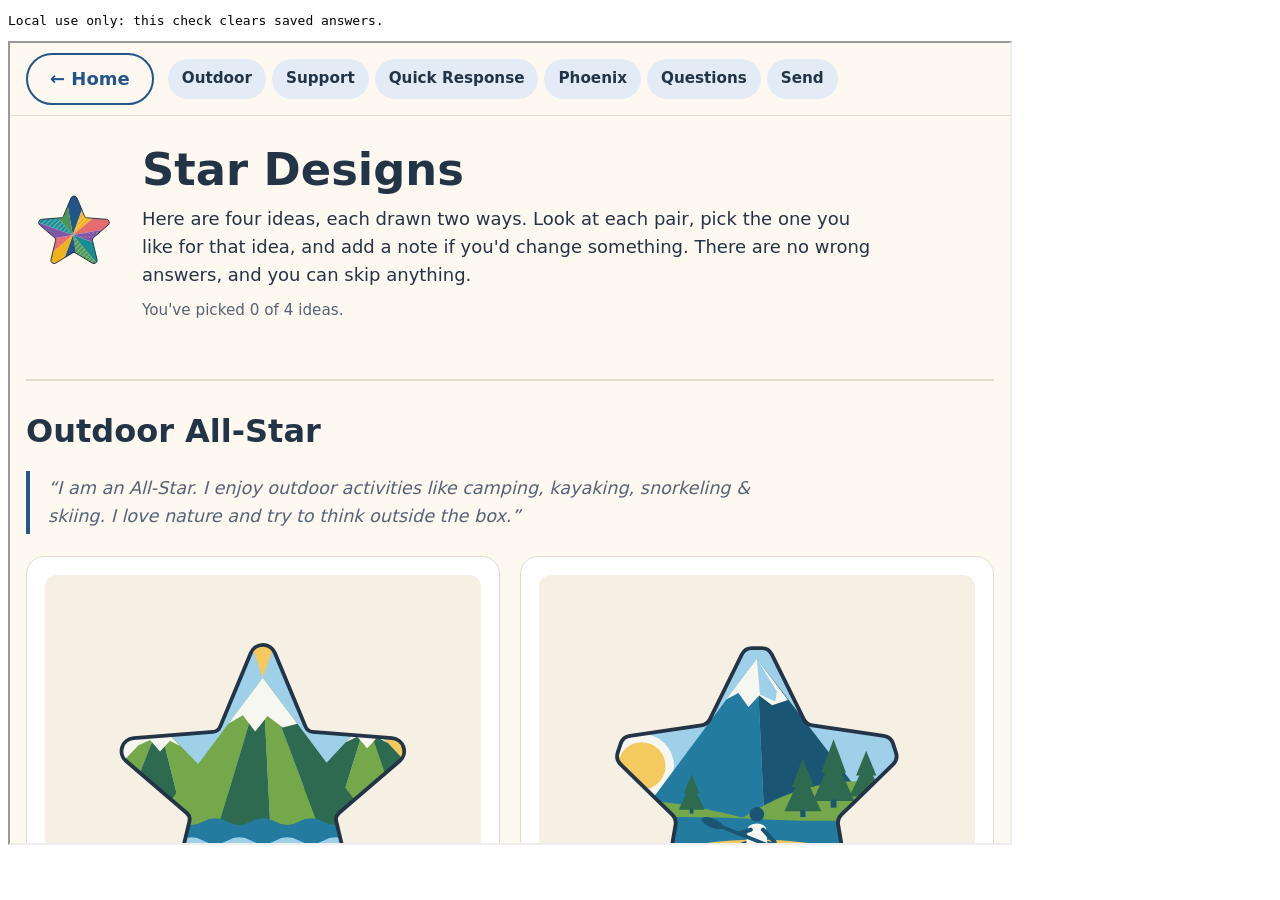
<file: tools/browser-check.html>
<!doctype html><meta charset="utf-8"><title>Star Designs browser check</title>
<!-- In-browser interaction check for designs/. Local only: it clears this origin's saved answers.
     Run: serve the PARENT dir (python3 -m http.server 8765 from ..), then
     chrome --headless=new --user-data-dir=<fresh> --virtual-time-budget=20000 --dump-dom http://localhost:8765/all-star-studio/tools/browser-check.html --><body><pre id="out">running</pre>
<iframe id="f" src="../designs/" width="1000" height="800"></iframe>
<script type="module">
const out = [];
if (!['localhost', '127.0.0.1'].includes(location.hostname)) { document.getElementById('out').textContent = 'Local use only: this check clears saved answers.'; throw new Error('local only'); }
const ok = (cond, msg) => { out.push(`${cond ? 'PASS' : 'FAIL'} ${msg}`); document.getElementById('out').textContent = out.join('\n') + '\n…'; };
const sleep = (ms) => new Promise((r) => setTimeout(r, ms));
const f = document.getElementById('f');
const loaded = () => new Promise((r) => f.addEventListener('load', r, { once: true }));
const w = () => f.contentWindow, d = () => f.contentDocument;
const click = (sel) => { const e = d().querySelector(sel); e.click(); return e; };
try {
  localStorage.clear();
  f.contentWindow.location.reload(); await loaded(); await sleep(800);
  ok(d().querySelectorAll('.theme').length === 4, 'four theme sections');
  ok(d().querySelectorAll('.card .art svg').length === 8, 'eight card SVGs inline');
  const ids = [...d().querySelectorAll('[id]')].map((e) => e.id);
  ok(new Set(ids).size === ids.length, 'all ids unique on page (incl. inline SVG copies)');
  ok(d().getElementById('version-banner').hidden && getComputedStyle(d().getElementById('version-banner')).display === 'none', 'version banner hidden on first visit');
  ok(getComputedStyle(d().querySelector('.follow-up')).display === 'none', 'follow-ups hidden initially');
  ok(d().getElementById('summary').textContent.split('Not answered').length - 1 === 12, 'summary: 12 Not answered');
  click('input[name="pref-support"][value="illustrated"]');
  const c = d().getElementById('comment-support'); c.value = 'Bigger ribbon'; c.dispatchEvent(new Event('input', { bubbles: true }));
  click('input[name="favorite_design"][value="outdoors-illustrated"]');
  ok(!d().querySelector('#q-favorite_design .follow-up').hidden, 'outdoor follow-up shows for outdoor favorite');
  click('input[name="fu-outdoor_recognizable"][value="kayaking"]');
  click('input[name="fu-outdoor_recognizable"][value="skiing"]');
  const most = d().querySelectorAll('#q-favorite_design .follow-up')[1];
  ok(!most.hidden && most.querySelectorAll('input').length === 2, '"matters most" shows the 2 checked activities');
  click('input[name="use_context"][value="contest"]');
  ok(!d().getElementById('fu-contest_rules').closest('.follow-up').hidden, 'contest rules box shows');
  ok(d().getElementById('progress').textContent.includes('1 of 4'), 'progress shows 1 of 4');
  const sum = d().getElementById('summary').textContent;
  ok(sum.includes('Support and Care: Pictures and symbols') && sum.includes('Bigger ribbon') && sum.includes('Kayaking, Skiing'), 'summary reflects choices');
  await sleep(500);
  ok(/Saved on this device/.test(d().getElementById('save-status').textContent), 'saved status shown');
  w().location.reload(); await loaded(); await sleep(800);
  ok(d().querySelector('input[name="pref-support"][value="illustrated"]').checked, 'theme choice survives reload');
  ok(d().getElementById('comment-support').value === 'Bigger ribbon', 'comment survives reload');
  ok(d().querySelector('input[name="fu-outdoor_most"]') !== null, 'follow-ups restored after reload');
  const opener = d().querySelector('#phoenix-illustrated .btn');
  opener.focus(); opener.click(); await sleep(400);
  const dlg = d().getElementById('closer');
  ok(dlg.open && dlg.querySelector('#closer-title').textContent.includes('Phoenix'), 'look closer opens with title');
  d().getElementById('badge-toggle').click(); await sleep(300);
  const small = d().querySelector('#closer-small svg');
  ok(small && Math.round(small.getBoundingClientRect().width) <= 64 && d().getElementById('closer-large').hidden, 'badge preview at <=64px replaces large');
  d().getElementById('closer-close').click(); await sleep(100);
  ok(!dlg.open && d().activeElement === opener, 'dialog closes and focus returns to opener');
  ok(getComputedStyle(d().getElementById('share')).display === 'none' || 'share' in w().navigator, 'share button hidden without Web Share');
  localStorage.setItem('all-star-studio.prototype-feedback.v1', JSON.stringify({ prototypeVersion: '0.0.1', answers: { boundary: 'inside' } }));
  w().location.reload(); await loaded(); await sleep(800);
  ok(!d().getElementById('version-banner').hidden, 'banner shows on version mismatch');
  ok(d().getElementById('summary').textContent.includes('Should the design stay inside the star?\n  Not answered'), 'old choices not applied after mismatch');
  ok(localStorage.getItem('all-star-studio.prototype-feedback.v1.previous')?.includes('0.0.1'), 'old answers kept for export');
  localStorage.setItem('all-star-studio.prototype-feedback.v1', '{bad json');
  w().location.reload(); await loaded(); await sleep(800);
  ok(d().querySelectorAll('.theme').length === 4, 'page still works with corrupt storage');
  // ---- Star Shapes ----
  f.src = '../shapes/'; await loaded(); await sleep(900);
  ok(d().querySelectorAll('.shape-card').length === 6, 'shapes: six shape cards');
  ok(d().querySelectorAll('.shape-card svg').length === 6 * 5, 'shapes: 5 SVG copies per card');
  const sids = [...d().querySelectorAll('[id]')].map((e) => e.id);
  ok(new Set(sids).size === sids.length, 'shapes: all ids unique');
  ok(d().getElementById('summary').textContent.includes('Favorite shape: Not answered'), 'shapes: summary starts unanswered');
  click('input[name="favorite"][value="plump"]');
  const sc = d().getElementById('comment-plump'); sc.value = 'Rounder please'; sc.dispatchEvent(new Event('input', { bubbles: true }));
  ok(d().getElementById('summary').textContent.includes('Favorite shape: D. Plump') && d().getElementById('summary').textContent.includes('Rounder please'), 'shapes: summary reflects pick and note');
  await sleep(500);
  w().location.reload(); await loaded(); await sleep(900);
  ok(d().querySelector('input[name="favorite"][value="plump"]').checked && d().getElementById('comment-plump').value === 'Rounder please', 'shapes: pick and note survive reload');
  click('input[name="favorite"][value="none"]');
  ok(!d().querySelector('input[name="favorite"][value="plump"]').checked && d().getElementById('summary').textContent.includes('None of these yet'), 'shapes: "None of these yet" is one group with the cards');
  ok(getComputedStyle(d().getElementById('version-banner')).display === 'none', 'shapes: no version banner on normal visit');
  ok([...d().querySelectorAll('.shape-letter')].map((e) => e.textContent).join('') === 'ABCDEF', 'shapes: cards lettered A-F');
  const circ = d().querySelector('.circle'), cs = circ.querySelector('svg').getBoundingClientRect(), cr = circ.getBoundingClientRect();
  ok(Math.abs((cs.left + cs.width / 2) - (cr.left + cr.width / 2)) < 0.5 && Math.abs((cs.top + cs.height / 2) - (cr.top + cr.height / 2)) < 0.5, 'shapes: star centered in circle (<0.5px)');
  // ---- Team Members ----
  f.src = '../members/'; await loaded(); await sleep(900);
  const cards = d().querySelectorAll('.member-card');
  ok(cards.length === 9, 'members: 8 member cards + "Want your own star?"');
  ok(cards[0].getAttribute('href') === '../member/?id=becky' && d().querySelectorAll('.member-card svg').length === 8, 'members: cards link to member pages and show stars');
  ok(/Groovy/.test(cards[0].querySelector('svg title')?.textContent ?? ''), "members: Becky's card shows her main (groovy) star");
  f.src = '../member/?id=becky'; await loaded(); await sleep(900);
  ok(d().querySelector('h1').textContent === "Becky's stars" && d().querySelectorAll('.member-star').length === 2 && d().querySelectorAll('.member-star svg').length === 8, 'member: Becky page shows both stars, each with hero + 3 previews');
  ok(d().querySelectorAll('input[name="which-star"]').length === 2, 'member: two-star page asks which star a request is about');
  const sects = d().querySelectorAll('.member-star');
  ok(sects[0].id === 'star-groovy' && sects[0].querySelector('.main-badge') && !sects[1].querySelector('.main-badge'), 'member: main star (groovy) is first with the Main star badge');
  ok(!sects[0].querySelector('.make-main') && sects[1].querySelector('.make-main'), 'member: only the other star offers "Make this my main star"');
  ok(d().querySelector('input[name="which-star"]:checked')?.value === 'groovy', 'member: change-request picker defaults to the main star');
  f.src = '../member/?id=scott'; await loaded(); await sleep(800);
  ok(d().querySelector('h1').textContent === "Scott's star" && !d().querySelector('input[name="which-star"]'), 'member: one-star page has no star picker');
  f.src = '../member/?id=becky'; await loaded(); await sleep(900);
  const mc = d().querySelector('.circle'), ms = mc.querySelector('svg').getBoundingClientRect(), mr = mc.getBoundingClientRect();
  ok(Math.abs((ms.left + ms.width / 2) - (mr.left + mr.width / 2)) < 0.5 && Math.abs((ms.top + ms.height / 2) - (mr.top + mr.height / 2)) < 0.5, 'member: star centered in circle');
  const { svgToPngBlob } = await import('../js/png.js');
  const svgSrc = await (await fetch('../assets/members/becky.svg')).text();
  const pngBlob = await svgToPngBlob(svgSrc, 1024);
  const head = new DataView(await pngBlob.slice(0, 24).arrayBuffer());
  ok(pngBlob.type === 'image/png' && head.getUint32(16) === 1024 && head.getUint32(20) === 1024, 'member: PNG is 1024x1024 image/png');
  // Pixel content (white square + star) is checked visually; decoding PNGs stalls in headless Chrome.
  [...d().querySelectorAll('button')].find((b) => b.textContent.startsWith('Download for Teams')).click(); await sleep(1500);
  ok(/Downloaded all-star-becky-groovy\.png/.test(d().querySelector('.dl-status').textContent), 'member: PNG download button confirms (main star first)');
  const rq = d().getElementById('request'); rq.value = 'Add a tent'; rq.dispatchEvent(new Event('input', { bubbles: true }));
  await sleep(500); w().location.reload(); await loaded(); await sleep(900);
  ok(d().getElementById('request').value === 'Add a tent', 'member: request draft survives reload');
  f.src = '../member/?id=nobody'; await loaded(); await sleep(600);
  ok(d().querySelector('h1').textContent.includes("couldn't find"), 'member: unknown id shows not-found');
  f.src = '../member/?id=new'; await loaded(); await sleep(600);
  ok(!!d().getElementById('new-name') && !!d().getElementById('request'), 'member: new-star page has name and idea fields');
  // ---- Team Star ----
  f.src = '../team/'; await loaded(); await sleep(900);
  ok([...d().querySelectorAll('.shape-letter')].map((e) => e.textContent).join('') === 'ABCD', 'team: options lettered A-D');
  ok(d().querySelectorAll('.team-card svg').length === 4 * 5, 'team: each option shows hero + 4 real-use previews');
  const tids = [...d().querySelectorAll('[id]')].map((e) => e.id);
  ok(new Set(tids).size === tids.length, 'team: all ids unique');
  click('input[name="favorite"][value="d-five"]');
  const tc = d().getElementById('comment-c-mosaic'); tc.value = 'Fewer pieces'; tc.dispatchEvent(new Event('input', { bubbles: true }));
  await sleep(500); w().location.reload(); await loaded(); await sleep(900);
  ok(d().querySelector('input[name="favorite"][value="d-five"]').checked && d().getElementById('comment-c-mosaic').value === 'Fewer pieces', 'team: pick and note survive reload');
  ok(d().getElementById('summary').textContent.includes('Favorite option: D. Five-piece puzzle'), 'team: summary names the lettered pick');
  const tcir = d().querySelector('.team-card .circle'), tcs = tcir.querySelector('svg').getBoundingClientRect(), tcr = tcir.getBoundingClientRect();
  ok(Math.abs((tcs.left + tcs.width / 2) - (tcr.left + tcr.width / 2)) < 0.5 && Math.abs((tcs.top + tcs.height / 2) - (tcr.top + tcr.height / 2)) < 0.5, 'team: star centered in circle');
  [...d().querySelectorAll('#option-d-five button')].find((b) => b.textContent === 'Download PNG').click(); await sleep(1500);
  ok(/Downloaded all-stars-team-star-d\.png/.test(d().querySelector('#option-d-five .dl-status').textContent), 'team: PNG download confirms');
} catch (e) { out.push('ERROR ' + e.stack); }
document.getElementById('out').textContent = out.join('\n') + '\nDONE';
</script>
</file>
<file: css/styles.css>
:root {
  --bg: #fdf8f0;
  --ink: #243447;
  --muted: #5a6878;
  --accent: #24558A;
}
@media (prefers-color-scheme: dark) {
  :root { --bg: #16202b; --ink: #f3efe7; --muted: #b5bfca; --accent: #F2B21A; }
}
* { box-sizing: border-box; }
body {
  margin: 0;
  min-height: 100vh;
  display: flex;
  flex-direction: column;
  background: var(--bg);
  color: var(--ink);
  font-family: system-ui, -apple-system, "Segoe UI", Roboto, sans-serif;
  line-height: 1.5;
}
.welcome > * { max-width: 100%; }
.welcome {
  flex: 1;
  display: flex;
  flex-direction: column;
  align-items: center;
  justify-content: center;
  text-align: center;
  padding: 32px 16px;
}
.star {
  width: min(320px, 70vw);
  height: auto;
  filter: drop-shadow(0 8px 18px rgba(0, 0, 0, .18));
  animation: float 6s ease-in-out infinite;
}
@keyframes float { 50% { transform: translateY(-10px) rotate(2deg); } }
@media (prefers-reduced-motion: reduce) { .star { animation: none; } }
h1 { font-size: clamp(2.2rem, 7vw, 3.5rem); margin: 24px 0 4px; }
.tagline { font-size: 1.35rem; font-weight: 600; color: var(--accent); margin: 0 0 12px; }
p { margin: 0 0 8px; font-size: 1.1rem; }
.soon { margin-top: 20px; color: var(--muted); }
footer { text-align: center; padding: 16px; font-size: .95rem; }
a { color: var(--accent); }
.home-actions { margin-top: 24px; display: flex; flex-direction: column; align-items: center; gap: 14px; }
.button {
  display: inline-block;
  min-width: 200px;
  padding: 16px 40px;
  border-radius: 999px;
  background: #24558A;
  color: #fff;
  font-size: 1.4rem;
  font-weight: 700;
  text-decoration: none;
  box-shadow: 0 4px 12px rgba(0, 0, 0, .2);
}
.button:hover { background: #1b4470; }
.button:focus-visible { outline: 3px solid var(--accent); outline-offset: 4px; }
.version { margin-left: 8px; color: var(--muted); font-size: .8rem; }
.button-outline { background: transparent; color: var(--accent); border: 3px solid currentColor; box-shadow: none; font-size: 1.2rem; padding: 12px 32px; }
.button-outline:hover { background: transparent; }
.status { max-width: 65ch; text-align: left; display: grid; gap: 10px; margin-top: 24px; }
.status h2 { margin: 0; text-align: center; }
.earlier { margin: 14px 0 0; color: var(--muted); font-size: .9rem; letter-spacing: .06em; text-transform: uppercase; }
.button-small { font-size: 1rem; padding: 10px 26px; min-width: 200px; }
</file>
<file: css/designs.css>
/* Star Designs: cream ground, generous space, art first. Big tap targets; nothing depends on hover. */
:root {
  --bg: #fdf8f0; --surface: #ffffff; --ink: #243447; --muted: #566377; --line: #e4dccd;
  --accent: #24558a; --accent-ink: #ffffff; --accent-soft: #e3ecf6; --chosen: #24558a;
  --warn: #9a2a14; --banner: #fff1d6; --art-bg: #f6f0e4;
}
@media (prefers-color-scheme: dark) {
  :root {
    --bg: #16202b; --surface: #1f2a37; --ink: #f3efe7; --muted: #b5bfca; --line: #34404f;
    --accent: #f2b21a; --accent-ink: #1b1b1b; --accent-soft: #3a3320; --chosen: #f2b21a;
    --warn: #ffb4a0; --banner: #3a3320; --art-bg: #efe8da; color-scheme: dark;
  }
}
* { box-sizing: border-box; }
[hidden] { display: none !important; }
html { scroll-padding-top: 76px; }
body { margin: 0; background: var(--bg); color: var(--ink); font: 18px/1.55 system-ui, -apple-system, "Segoe UI", Roboto, sans-serif; }
h1, h2, h3 { line-height: 1.15; text-wrap: balance; margin: 0; }
h1 { font-size: clamp(2rem, 6vw, 2.8rem); }
h2 { font-size: clamp(1.5rem, 4.5vw, 2rem); }
h3 { font-size: 1.2rem; }
p { margin: 0; }
a { color: var(--accent); }
:focus-visible { outline: 3px solid var(--accent); outline-offset: 3px; border-radius: 6px; }

.skip { position: absolute; left: -9999px; }
.skip:focus { left: 16px; top: 8px; z-index: 50; background: var(--surface); padding: 8px 12px; }

.top { position: sticky; top: 0; z-index: 20; background: var(--bg); border-bottom: 1px solid var(--line); }
.top-inner { max-width: 1100px; margin: 0 auto; padding: 10px 16px; display: flex; gap: 12px; align-items: center; }
.top nav { min-width: 0; flex: 1; }
.jump { list-style: none; margin: 0; padding: 2px; display: flex; gap: 6px; overflow-x: auto; scrollbar-width: none; }
.jump a { display: block; white-space: nowrap; padding: 8px 14px; border-radius: 999px; background: var(--accent-soft); color: var(--ink); text-decoration: none; font-size: .95rem; font-weight: 600; }

.wrap { max-width: 1100px; margin: 0 auto; padding: 28px 16px 48px; display: grid; gap: 56px; }
.intro { display: grid; grid-template-columns: auto 1fr; gap: 20px; align-items: center; }
.intro > div { display: grid; gap: 10px; max-width: 65ch; }
.status-line { color: var(--muted); font-size: .95rem; display: flex; flex-wrap: wrap; gap: 4px 14px; }
#save-status.warn { color: var(--warn); font-weight: 600; }

.btn {
  display: inline-flex; align-items: center; justify-content: center; min-height: 48px; padding: 10px 22px;
  border-radius: 999px; border: 2px solid var(--accent); background: var(--accent); color: var(--accent-ink);
  font: inherit; font-weight: 700; text-decoration: none; cursor: pointer;
}
.btn-quiet { background: transparent; color: var(--accent); }
.btn-big { font-size: 1.2rem; min-width: 160px; min-height: 56px; }
.actions { display: flex; flex-wrap: wrap; gap: 10px; }

.banner { background: var(--banner); border-radius: 14px; padding: 18px 20px; display: grid; gap: 12px; }

.theme { display: grid; gap: 22px; padding-top: 8px; border-top: 2px solid var(--line); }
.theme > h2 { padding-top: 24px; }
.idea { margin: 0; padding: 4px 0 4px 18px; border-left: 4px solid var(--accent); max-width: 65ch; font-size: 1.1rem; font-style: italic; color: var(--muted); }
.pair { display: grid; grid-template-columns: 1fr; gap: 20px; }
@media (min-width: 720px) { .pair { grid-template-columns: 1fr 1fr; } }
.card { background: var(--surface); border: 1px solid var(--line); border-radius: 18px; padding: 18px; display: grid; gap: 12px; align-content: start; min-width: 0; }
.card .art { background: var(--art-bg); border-radius: 12px; aspect-ratio: 1; padding: 6%; display: grid; place-items: center; }
.art svg { width: 100%; height: 100%; display: block; }
.art-error { color: var(--muted); text-align: center; padding: 16px; }
.rationale { color: var(--muted); }
.card-status { min-height: 1.4em; font-size: .9rem; color: var(--muted); }

.legend { display: grid; gap: 10px; }
.legend h3 { font-size: 1rem; color: var(--muted); font-weight: 600; }
.swatches { list-style: none; margin: 0; padding: 0; display: flex; flex-wrap: wrap; gap: 8px 18px; }
.swatches li { display: flex; align-items: center; gap: 8px; }
.chip { width: 26px; height: 26px; border-radius: 50%; border: 2px solid var(--line); flex: none; }

.choices { border: 0; margin: 0; padding: 0; display: grid; gap: 12px; min-width: 0; }
.choices legend { font-size: 1.2rem; font-weight: 700; padding: 0; margin-bottom: 12px; }
.hint { color: var(--muted); font-size: .95rem; }
.tiles { display: grid; grid-template-columns: repeat(auto-fill, minmax(200px, 1fr)); gap: 10px; }
.choices-art .tiles { grid-template-columns: repeat(auto-fill, minmax(150px, 1fr)); }
.tile { position: relative; display: block; cursor: pointer; }
.tile input { position: absolute; opacity: 0; inset: 0; margin: 0; cursor: pointer; }
.tile-body {
  display: grid; grid-template-columns: auto 1fr; align-items: center; gap: 4px 12px; min-height: 60px; height: 100%;
  padding: 12px 16px; border: 2px solid var(--line); border-radius: 14px; background: var(--surface); font-weight: 600;
}
.tile-check {
  width: 28px; height: 28px; border-radius: 50%; border: 2px solid var(--muted); display: grid; place-items: center;
  color: transparent; font-size: 1rem; line-height: 1;
}
.tile-chosen { display: none; grid-column: 2; font-size: .8rem; letter-spacing: .06em; text-transform: uppercase; color: var(--chosen); }
.tile input:checked + .tile-body { border-width: 4px; border-color: var(--chosen); padding: 10px 14px; }
.tile input:checked + .tile-body .tile-check { background: var(--chosen); border-color: var(--chosen); color: var(--accent-ink); }
.tile input:checked + .tile-body .tile-chosen { display: block; }
.tile input[type="checkbox"] + .tile-body .tile-check { border-radius: 7px; }
.tile input:focus-visible + .tile-body { outline: 3px solid var(--accent); outline-offset: 3px; }
.tile-art .tile-body { grid-template-columns: auto 1fr; grid-template-areas: "art art" "check label" ". chosen"; }
.tile-art .art { grid-area: art; aspect-ratio: 1; background: var(--art-bg); border-radius: 10px; padding: 6%; display: grid; place-items: center; }
.tile-art .tile-check { grid-area: check; }
.tile-art .tile-label { grid-area: label; font-size: .95rem; }
.tile-art .tile-chosen { grid-area: chosen; }
.art-none { font-size: 3rem; color: var(--muted); }
.pop { animation: pop .28s ease-out; }
@keyframes pop { 50% { transform: scale(1.04); } }

.textbox { display: grid; gap: 6px; max-width: 720px; }
.textbox label { font-weight: 700; }
.textbox textarea { font: inherit; padding: 12px 14px; border-radius: 12px; border: 2px solid var(--line); background: var(--surface); color: var(--ink); resize: vertical; width: 100%; }
.count { justify-self: end; font-size: .85rem; color: var(--muted); }

.questions { display: grid; gap: 14px; border-top: 2px solid var(--line); padding-top: 32px; }
#question-list { display: grid; gap: 40px; margin-top: 16px; }
.question { display: grid; gap: 18px; }
.follow-up { border-left: 4px solid var(--accent-soft); padding-left: 16px; display: grid; gap: 14px; }

.send { display: grid; gap: 18px; background: var(--surface); border: 1px solid var(--line); border-radius: 20px; padding: 24px 20px; }
.privacy { font-size: 1.1rem; font-weight: 600; max-width: 60ch; }
.send-status { min-height: 1.5em; font-weight: 700; color: var(--accent); }
details summary { cursor: pointer; font-weight: 700; color: var(--accent); min-height: 44px; display: flex; align-items: center; }
#summary { white-space: pre-wrap; overflow-wrap: anywhere; font: .95rem/1.5 ui-monospace, "Cascadia Mono", Menlo, monospace; background: var(--bg); border-radius: 12px; padding: 16px; margin: 8px 0 0; max-height: 480px; overflow: auto; }

.foot { max-width: 1100px; margin: 0 auto; padding: 0 16px 40px; display: flex; align-items: center; gap: 16px; }
.version { color: var(--muted); font-size: .8rem; }

dialog { border: 0; border-radius: 20px; padding: 20px; width: min(640px, calc(100vw - 32px)); max-height: calc(100vh - 32px); background: var(--surface); color: var(--ink); }
dialog::backdrop { background: rgba(10, 16, 24, .6); }
dialog[open] { display: grid; gap: 16px; }
.dialog-head { display: flex; justify-content: space-between; align-items: start; gap: 12px; }
.dialog-head h2 { font-size: 1.3rem; }
.closer-large .art { aspect-ratio: 1; max-height: 60vh; margin: 0 auto; background: var(--art-bg); border-radius: 14px; padding: 4%; }
.closer-small-wrap { display: grid; justify-items: center; gap: 12px; padding: 24px 0; }
.closer-small-wrap[hidden] { display: none; }
.closer-small { width: 64px; height: 64px; }
.closer-small .art { width: 64px; height: 64px; }
.switch { display: flex; align-items: center; gap: 10px; font-weight: 700; min-height: 48px; cursor: pointer; }
.switch input { width: 24px; height: 24px; }

@media (max-width: 560px) {
  body { font-size: 17px; }
  .intro { grid-template-columns: 1fr; }
  .intro img { width: 72px; height: 72px; }
  .top .home { padding: 8px 14px; min-height: 40px; }
  .tiles { grid-template-columns: 1fr; }
  .choices-art .tiles { grid-template-columns: 1fr 1fr; }
  .send-actions .btn { flex: 1 1 100%; }
}
@media (prefers-reduced-motion: reduce) { .pop { animation: none; } html { scroll-behavior: auto; } }
</file>
<file: css/docs.css>
/* Docs: a plain, readable reference page. Left-aligned, ~70ch measure, tables scroll on narrow screens. */
:root { --bg: #fdf8f0; --surface: #ffffff; --ink: #243447; --muted: #566377; --line: #e4dccd; --accent: #24558a; }
@media (prefers-color-scheme: dark) {
  :root { --bg: #16202b; --surface: #1f2a37; --ink: #f3efe7; --muted: #b5bfca; --line: #34404f; --accent: #f2b21a; color-scheme: dark; }
}
* { box-sizing: border-box; }
body { margin: 0; background: var(--bg); color: var(--ink); font: 17px/1.6 system-ui, -apple-system, "Segoe UI", Roboto, sans-serif; }
.doc { max-width: 920px; margin: 0 auto; padding: 32px 16px 64px; display: grid; gap: 40px; }
header { display: grid; gap: 10px; }
h1 { font-size: clamp(2rem, 6vw, 2.6rem); line-height: 1.1; margin: 0; }
h2 { font-size: 1.5rem; margin: 0 0 12px; padding-top: 16px; border-top: 2px solid var(--line); }
h3 { font-size: 1.1rem; margin: 20px 0 8px; }
p, ul, ol { margin: 0 0 10px; max-width: 72ch; }
li { margin-bottom: 6px; }
.lede { font-size: 1.1rem; }
.meta, .crumb { color: var(--muted); font-size: .95rem; }
a { color: var(--accent); }
a:focus-visible { outline: 3px solid var(--accent); outline-offset: 2px; }
code { font: .9em ui-monospace, "Cascadia Mono", Menlo, monospace; background: var(--surface); padding: 1px 5px; border-radius: 4px; border: 1px solid var(--line); }
section { min-width: 0; }
table { width: 100%; border-collapse: collapse; background: var(--surface); border: 1px solid var(--line); border-radius: 10px; margin-bottom: 12px; display: block; overflow-x: auto; }
thead, tbody { display: table; width: 100%; border-collapse: collapse; }
th, td { text-align: left; vertical-align: top; padding: 10px 12px; border-bottom: 1px solid var(--line); }
th { font-size: .85rem; letter-spacing: .04em; text-transform: uppercase; color: var(--muted); }
td:first-child { font-weight: 600; white-space: nowrap; }
@media (max-width: 560px) {
  table, thead, tbody, tr, td { display: block; width: 100%; }
  thead { position: absolute; left: -9999px; }
  tr { border-bottom: 1px solid var(--line); padding: 8px 0; }
  td { border: 0; padding: 2px 12px; }
  td:first-child { white-space: normal; }
}
</file>
<file: css/ideas.css>
:root {
  --bg: #f3f4f7; --surface: #ffffff; --fg: #1d2433; --muted: #5b6476; --line: #dde1e9;
  --accent: #24558a; --chip: #e6eef7; --chip-later: #f4ecdc; --chip-later-fg: #7a5a14;
  --warn-bg: #b3131b; --warn-fg: #ffffff; --photo-bg: #f7f6f4;
}
@media (prefers-color-scheme: dark) {
  :root {
    --bg: #141922; --surface: #1d2430; --fg: #eef1f6; --muted: #a6afbf; --line: #2f3847;
    --accent: #8fb8e8; --chip: #22344b; --chip-later: #3a3020; --chip-later-fg: #e9c77e;
    --warn-bg: #a3121a; color-scheme: dark;
  }
}
* { box-sizing: border-box; }
body { margin: 0; background: var(--bg); color: var(--fg); font: 17px/1.55 system-ui, -apple-system, "Segoe UI", Roboto, sans-serif; }
.disclaimer {
  position: sticky; top: 0; z-index: 10;
  background: var(--warn-bg); color: var(--warn-fg);
  padding: 14px 16px; text-align: center; font-size: 1rem;
  box-shadow: 0 2px 10px rgba(0, 0, 0, .2);
}
.disclaimer strong { display: block; font-size: 1.3rem; letter-spacing: .02em; text-transform: uppercase; }
.wrap { max-width: 1120px; margin: 0 auto; padding: 36px 16px 64px; display: grid; gap: 48px; }
header { display: grid; grid-template-columns: auto 1fr; gap: 28px; align-items: center; }
header > img { width: 140px; height: auto; border-radius: 14px; background: var(--photo-bg); }
header p { margin: 0 0 8px; max-width: 65ch; color: var(--muted); }
header p strong { color: var(--fg); }
.back { font-size: .95rem; }
h1 { font-size: clamp(2rem, 5vw, 3rem); line-height: 1.05; margin: 0 0 10px; }
h2 { font-size: 1.5rem; line-height: 1.2; margin: 0; }
section { display: grid; gap: 14px; }
.sechead { display: flex; flex-wrap: wrap; gap: 10px 14px; align-items: baseline; border-top: 1px solid var(--line); padding-top: 22px; }
.chip { font-size: .8rem; letter-spacing: .04em; text-transform: uppercase; padding: 3px 10px; border-radius: 999px; background: var(--chip); color: var(--accent); }
.chip.later { background: var(--chip-later); color: var(--chip-later-fg); }
.lede { margin: 0; max-width: 65ch; color: var(--muted); }
.grid { display: grid; grid-template-columns: repeat(auto-fill, minmax(230px, 1fr)); gap: 18px; }
.card { margin: 0; background: var(--surface); border: 1px solid var(--line); border-radius: 12px; overflow: hidden; }
.card img { width: 100%; height: auto; display: block; background: var(--photo-bg); }
figcaption { padding: 12px 14px 16px; }
figcaption a { font-weight: 700; font-size: 1.1rem; color: var(--fg); text-underline-offset: 3px; text-decoration-color: var(--line); }
figcaption p { margin: 6px 0 0; font-size: .95rem; color: var(--muted); }
.notes { background: var(--surface); border: 1px solid var(--line); border-radius: 12px; padding: 22px 24px; }
.notes ul, .notes ol { margin: 0; padding-left: 1.2em; display: grid; gap: 8px; max-width: 70ch; }
footer { font-size: .9rem; color: var(--muted); max-width: 75ch; }
a { color: var(--accent); }
a:hover, a:focus-visible { color: var(--accent); text-decoration-color: currentColor; }
a:focus-visible { outline: 2px solid var(--accent); outline-offset: 2px; border-radius: 3px; }
@media (max-width: 560px) {
  header { grid-template-columns: 1fr; }
  header > img { width: 110px; }
  .disclaimer { font-size: .9rem; position: static; }
  .disclaimer strong { font-size: 1.1rem; }
}
</file>
<file: css/members.css>
/* Team Members: big tappable member cards; member page with hero star, avatar sizes, downloads, request. */
.member-grid { display: grid; grid-template-columns: repeat(auto-fill, minmax(220px, 1fr)); gap: 18px; }
.member-card {
  display: grid; gap: 6px; align-content: start; padding: 16px; border-radius: 18px; text-decoration: none;
  background: var(--surface); border: 2px solid var(--line); color: var(--ink);
}
.member-card:hover, .member-card:focus-visible { border-color: var(--accent); }
.member-card .art { aspect-ratio: 1; background: var(--art-bg); border-radius: 12px; padding: 8%; display: grid; place-items: center; margin-bottom: 6px; }
.member-name { font-size: 1.35rem; font-weight: 800; }
.member-blurb { color: var(--muted); font-size: .95rem; }
.member-new .art-new { font-size: 5rem; font-weight: 300; color: var(--accent); }

.member-page { gap: 22px; max-width: 760px; }
.member-page .lede { color: var(--muted); font-size: 1.1rem; max-width: 60ch; }
.member-hero .art { width: min(100%, 460px); aspect-ratio: 1; background: var(--art-bg); border-radius: 18px; padding: 5%; }
.sizes { background: var(--surface); border: 1px solid var(--line); border-radius: 14px; padding: 12px 14px; display: grid; gap: 8px; }
.sizes-label { font-weight: 700; font-size: .95rem; }
.sizes-row { display: flex; flex-wrap: wrap; align-items: end; gap: 18px; }
.sizes figure { margin: 0; display: grid; gap: 6px; justify-items: center; }
.sizes figcaption { font-size: .9rem; color: var(--muted); }
.art-32 { width: 32px; height: 32px; }
.art-64 { width: 64px; height: 64px; }
.circle { width: 96px; height: 96px; border-radius: 50%; overflow: hidden; background: #ffffff; border: 2px solid var(--line); display: grid; place-items: center; }
.circle .art { width: 100%; height: 100%; }
.dl-status { min-height: 1.4em; color: var(--muted); }
.request-title { margin-top: 10px; }
.textbox input { font: inherit; padding: 12px 14px; border-radius: 12px; border: 2px solid var(--line); background: var(--surface); color: var(--ink); width: 100%; max-width: 360px; }
.request-preview { white-space: pre-wrap; overflow-wrap: anywhere; font: .95rem/1.5 ui-monospace, Menlo, monospace; background: var(--bg); border-radius: 12px; padding: 14px; margin: 0; }
@media (max-width: 560px) { .member-grid { grid-template-columns: 1fr 1fr; gap: 12px; } .member-card { padding: 12px; } .member-name { font-size: 1.1rem; } }
.member-star { display: grid; gap: 16px; }
.member-star + .member-star { border-top: 2px solid var(--line); padding-top: 22px; }
.star-label { font-size: 1.4rem; display: flex; flex-wrap: wrap; align-items: center; gap: 8px 12px; }
.main-badge { font-size: .85rem; letter-spacing: .04em; text-transform: uppercase; padding: 4px 12px; border-radius: 999px; background: var(--accent); color: var(--accent-ink); }
.make-main { background: var(--surface); border: 1px dashed var(--accent); border-radius: 14px; padding: 14px 16px; display: grid; gap: 8px; }
.make-main h3 { font-size: 1.1rem; }
</file>
<file: css/shapes.css>
/* Star Shapes: one card per shape. Builds on designs.css tokens, tiles and the Send section. */
.shape-list { display: grid; gap: 28px; }
.chosen-note { background: var(--accent-soft); border-radius: 12px; padding: 12px 14px; }
.shape-card { background: var(--surface); border: 1px solid var(--line); border-radius: 20px; padding: 20px; display: grid; gap: 16px; min-width: 0; }
.shape-title { font-size: 1.6rem; display: flex; align-items: center; gap: 12px; }
.shape-letter {
  flex: none; width: 48px; height: 48px; border-radius: 12px; display: grid; place-items: center;
  background: var(--accent); color: var(--accent-ink); font-size: 1.6rem; font-weight: 800;
}
.shape-pair { display: grid; grid-template-columns: 1fr 1fr; gap: 14px; max-width: 640px; }
.shape-pair figure, .sizes figure { margin: 0; display: grid; gap: 6px; justify-items: center; }
.shape-pair .art { width: 100%; aspect-ratio: 1; background: var(--art-bg); border-radius: 14px; padding: 6%; display: grid; place-items: center; }
figcaption { font-size: .9rem; color: var(--muted); text-align: center; }
.sizes { background: var(--bg); border-radius: 14px; padding: 12px 14px; display: grid; gap: 8px; }
.sizes-label { font-weight: 700; font-size: .95rem; }
.sizes-row { display: flex; flex-wrap: wrap; align-items: end; gap: 18px; }
.art-48 { width: 48px; height: 48px; }
.art-96 { width: 96px; height: 96px; }
.circle { width: 96px; height: 96px; border-radius: 50%; overflow: hidden; background: #dfe7ef; border: 2px solid var(--line); display: grid; place-items: center; }
.circle .art { width: 100%; height: 100%; }
.fav { grid-template-columns: minmax(0, 420px); }
.shape-more { display: grid; gap: 20px; }
@media (max-width: 560px) {
  .shape-card { padding: 16px; }
  .shape-pair { gap: 10px; }
  .sizes-row { gap: 12px; }
  .art-96, .circle { width: 76px; height: 76px; }
}
</file>
<file: css/team.css>
/* Team Star: builds on shapes.css cards. Real-use previews: email signature, Teams, circle, dark mode. */
.team-hero .art { width: min(100%, 440px); aspect-ratio: 1; background: var(--art-bg); border-radius: 16px; padding: 5%; }
.art-32 { width: 32px; height: 32px; }
.art-40 { width: 40px; height: 40px; flex: none; }
.art-64 { width: 64px; height: 64px; }
.sig { display: flex; align-items: center; gap: 10px; background: #ffffff; color: #333333; border: 1px solid var(--line); border-radius: 8px; padding: 8px 12px; font: 13px/1.3 Calibri, "Segoe UI", sans-serif; }
.sig-text { white-space: nowrap; }
.circle .art { width: 100%; height: 100%; }
.dark-chip { background: #1f1f1f; border-radius: 10px; padding: 10px; }
.dl-status { min-height: 1.4em; color: var(--muted); font-size: .95rem; }
@media (max-width: 560px) { .sig-text { white-space: normal; max-width: 140px; } }
</file>
